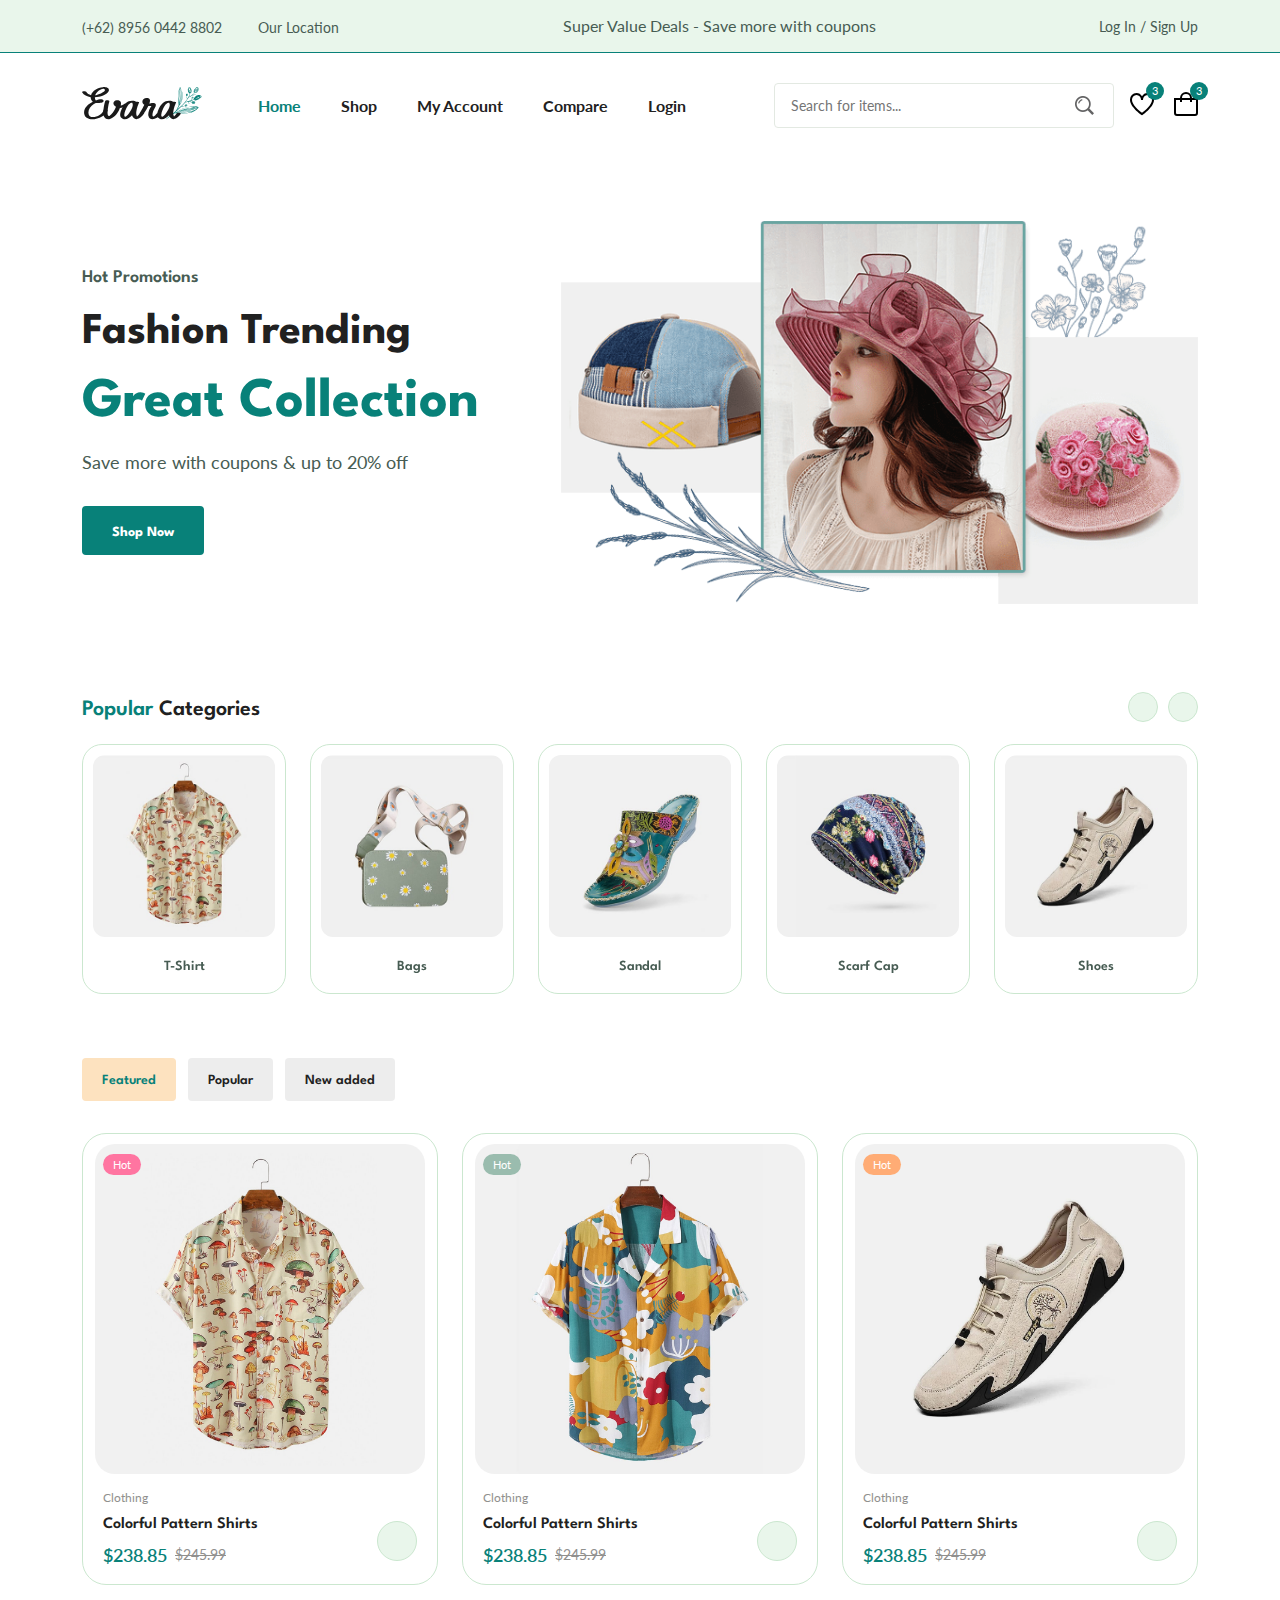
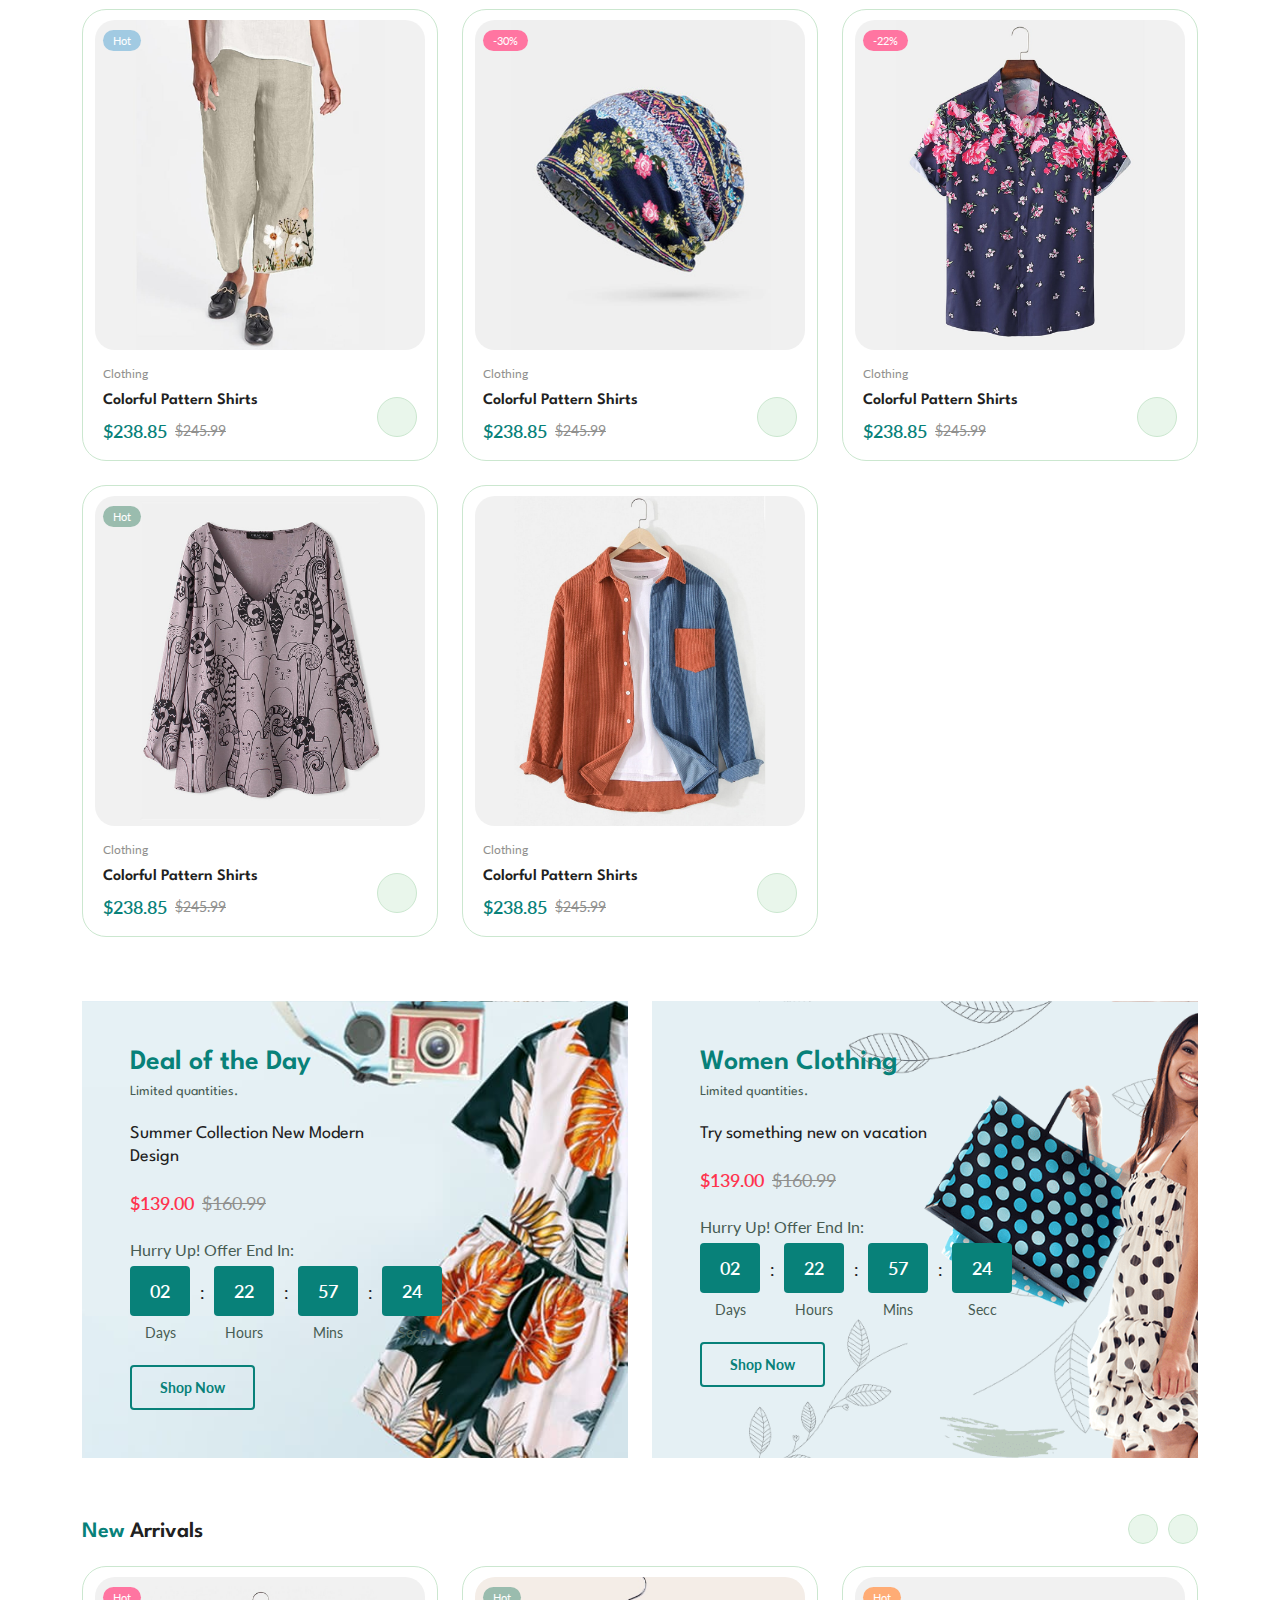
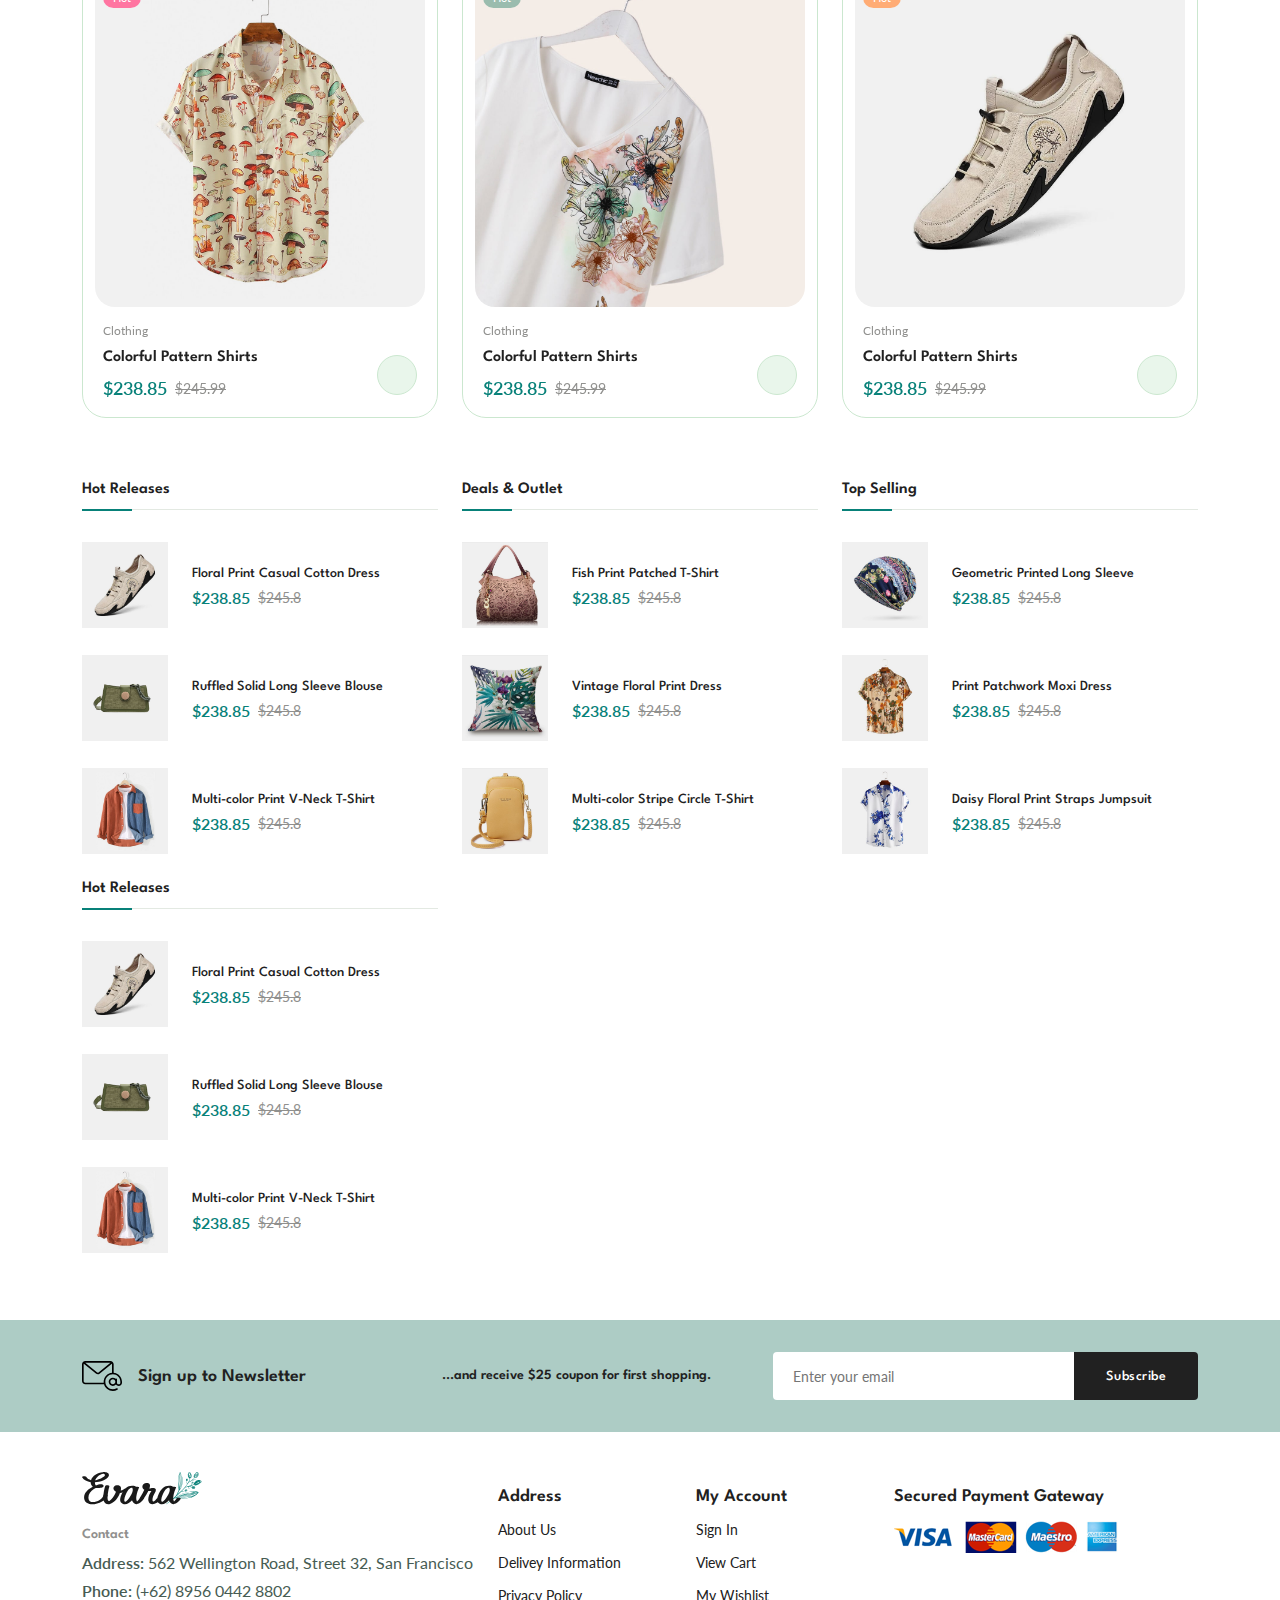
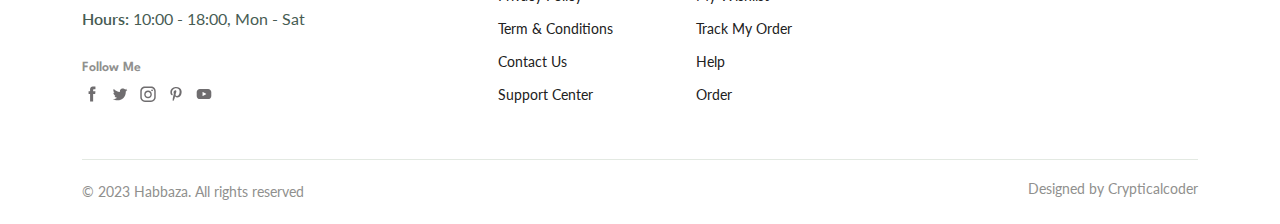
<file: index.html>
<!DOCTYPE html>
<html lang="en">

<head>
  <meta charset="UTF-8" />
  <meta name="viewport" content="width=device-width, initial-scale=1.0" />

  <!--=============== FLATICON ===============-->
  <link rel='stylesheet' href='https://cdn-uicons.flaticon.com/uicons-regular-straight/css/uicons-regular-straight.css'>

  <!--=============== SWIPER CSS ===============-->
  <link rel="stylesheet" href="https://cdn.jsdelivr.net/npm/swiper@10/swiper-bundle.min.css" />

  <!--=============== CSS ===============-->
  <link rel="stylesheet" href="assets/css/styles.css" />

  <title>Project Twenty One | E-Commerce Website</title>
</head>

<body>
  <!--=============== HEADER ===============-->
  <header class="header">
    <div class="header__top">
      <div class="header__container container">
        <div class="header__contact">
          <span>(+62) 8956 0442 8802</span>

          <span> Our Location</span>
        </div>

        <p class="header__alrt-news">
          Super Value Deals - Save more with coupons
        </p>

        <a href="login-register.html" class="header__top-action">
          Log In / Sign Up
        </a>
      </div>
    </div>

    <nav class="nav container">
      <a href="index.html" class="nav__logo">
        <img src="assets/img/logo.svg" alt="" class="nav__logo-img">
      </a>

      <div class="nav__menu" id="nav-menu">
        <div class="nav__menu-top">
          <a href="index.html" class="nav__menu-logo">
            <img src="assets/img/logo.svg" alt="">
          </a>

          <div class="nav__close" id="nav-close">
            <i class="fi fi-rs-cross-small"></i>
          </div>
        </div>

        <ul class="nav__list">
          <li class="nav__item">
            <a href="index.html" class="nav__link active-link">Home</a>
          </li>

          <li class="nav__item">
            <a href="shop.html" class="nav__link">Shop</a>
          </li>

          <li class="nav__item">
            <a href="accounts.html" class="nav__link">My Account</a>
          </li>

          <li class="nav__item">
            <a href="compare.html" class="nav__link">Compare</a>
          </li>

          <li class="nav__item">
            <a href="login-register.html" class="nav__link">Login</a>
          </li>
        </ul>

        <div class="header__search">
          <input type="text" placeholder="Search for items..." class="form__input">

          <button class="search__btn">
            <img src="assets/img/search.png" alt="">
          </button>
        </div>
      </div>

      <div class="header__user-actions">
        <a href="wishlist.html" class="header__action-btn">
          <img src="assets/img/icon-heart.svg" alt="">
          <span class="count">3</span>
        </a>

        <a href="cart.html" class="header__action-btn">
          <img src="assets/img/icon-cart.svg" alt="">
          <span class="count">3</span>
        </a>

        <div class="header__action-btn nav__toggle" id="nav-toggle">
          <img src="assets/img/menu-burger.svg" alt="">
        </div>
      </div>
    </nav>
  </header>

  <!--=============== MAIN ===============-->
  <main class="main">
    <!--=============== HOME ===============-->
    <section class="home section--lg">
      <div class="home__container container grid">
        <div class="home__content">
          <span class="home__subtitle">Hot Promotions</span>
          <h1 class="home__title">
            Fashion Trending <span>Great Collection</span>
          </h1>

          <p class="home__description">
            Save more with coupons & up to 20% off
          </p>

          <a href="shop.html" class="btn">Shop Now</a>
        </div>

        <img src="assets/img/home-img.png" alt="" class="home__img">
      </div>
    </section>

    <!--=============== CATEGORIES ===============-->
    <section class="categories container section">
      <h3 class="section__title">
        <span>Popular</span> Categories
      </h3>

      <div class="categories__container swiper">
        <div class="swiper-wrapper">
          <a href="shop.html" class="category__item swiper-slide">
            <img src="assets/img/category-1.jpg" alt="" class="category__img">

            <h3 class="category__title">T-Shirt</h3>
          </a>

          <a href="shop.html" class="category__item swiper-slide">
            <img src="assets/img/category-2.jpg" alt="" class="category__img">

            <h3 class="category__title">Bags</h3>
          </a>

          <a href="shop.html" class="category__item swiper-slide">
            <img src="assets/img/category-3.jpg" alt="" class="category__img">

            <h3 class="category__title">Sandal</h3>
          </a>

          <a href="shop.html" class="category__item swiper-slide">
            <img src="assets/img/category-4.jpg" alt="" class="category__img">

            <h3 class="category__title">Scarf Cap</h3>
          </a>

          <a href="shop.html" class="category__item swiper-slide">
            <img src="assets/img/category-5.jpg" alt="" class="category__img">

            <h3 class="category__title">Shoes</h3>
          </a>

          <a href="shop.html" class="category__item swiper-slide">
            <img src="assets/img/category-6.jpg" alt="" class="category__img">

            <h3 class="category__title">Pillowcase</h3>
          </a>

          <a href="shop.html" class="category__item swiper-slide">
            <img src="assets/img/category-7.jpg" alt="" class="category__img">

            <h3 class="category__title">Jumpsuit</h3>
          </a>

          <a href="shop.html" class="category__item swiper-slide">
            <img src="assets/img/category-8.jpg" alt="" class="category__img">

            <h3 class="category__title">Hats</h3>
          </a>
        </div>

        <div class="swiper-button-next">
          <i class="fi fi-rs-angle-right"></i>
        </div>
        <div class="swiper-button-prev">
          <i class="fi fi-rs-angle-left"></i>
        </div>
      </div>
    </section>

    <!--=============== PRODUCTS ===============-->
    <section class="products section container">
      <div class="tab__btns">
        <span class="tab__btn active-tab" data-target="#featured">Featured</span>
        <span class="tab__btn" data-target="#popular">Popular</span>
        <span class="tab__btn" data-target="#new-added">New added</span>
      </div>

      <div class="tab__items">
        <div class="tab__item active-tab" content id="featured">
          <div class="products__container grid">
            <div class="product__item">
              <div class="product__banner">
                <a href="details.html" class="product__images">
                  <img src="assets/img/product-1-1.jpg" alt="" class="product__img default">

                  <img src="assets/img/product-1-2.jpg" alt="" class="product__img hover">
                </a>

                <div class="product__actions">
                  <a href="#" class="action__btn" aria-label="Quick View">
                    <i class="fi fi-rs-eye"></i>
                  </a>

                  <a href="#" class="action__btn" aria-label="Add To Wishlist">
                    <i class="fi fi-rs-heart"></i>
                  </a>

                  <a href="#" class="action__btn" aria-label="Compare">
                    <i class="fi fi-rs-shuffle"></i>
                  </a>
                </div>

                <div class="product__badge light-pink">Hot</div>
              </div>

              <div class="product__content">
                <span class="product__category">Clothing</span>

                <a href="details.html">
                  <h3 class="product__title">Colorful Pattern Shirts</h3>
                </a>

                <div class="product__rating">
                  <i class="fi fi-rs-star"></i>
                  <i class="fi fi-rs-star"></i>
                  <i class="fi fi-rs-star"></i>
                  <i class="fi fi-rs-star"></i>
                  <i class="fi fi-rs-star"></i>
                </div>

                <div class="product__price flex">
                  <span class="new__price">$238.85</span>
                  <span class="old__price">$245.99</span>
                </div>

                <a href="#" class="action__btn cart__btn" aria-label="Add To Cart">
                  <i class="fi fi-rs-shopping-bag-add"></i>
                </a>
              </div>
            </div>

            <div class="product__item">
              <div class="product__banner">
                <a href="details.html" class="product__images">
                  <img src="assets/img/product-2-1.jpg" alt="" class="product__img default">

                  <img src="assets/img/product-2-2.jpg" alt="" class="product__img hover">
                </a>

                <div class="product__actions">
                  <a href="#" class="action__btn" aria-label="Quick View">
                    <i class="fi fi-rs-eye"></i>
                  </a>

                  <a href="#" class="action__btn" aria-label="Add To Wishlist">
                    <i class="fi fi-rs-heart"></i>
                  </a>

                  <a href="#" class="action__btn" aria-label="Compare">
                    <i class="fi fi-rs-shuffle"></i>
                  </a>
                </div>

                <div class="product__badge light-green">Hot</div>
              </div>

              <div class="product__content">
                <span class="product__category">Clothing</span>

                <a href="details.html">
                  <h3 class="product__title">Colorful Pattern Shirts</h3>
                </a>

                <div class="product__rating">
                  <i class="fi fi-rs-star"></i>
                  <i class="fi fi-rs-star"></i>
                  <i class="fi fi-rs-star"></i>
                  <i class="fi fi-rs-star"></i>
                  <i class="fi fi-rs-star"></i>
                </div>

                <div class="product__price flex">
                  <span class="new__price">$238.85</span>
                  <span class="old__price">$245.99</span>
                </div>

                <a href="#" class="action__btn cart__btn" aria-label="Add To Cart">
                  <i class="fi fi-rs-shopping-bag-add"></i>
                </a>
              </div>
            </div>

            <div class="product__item">
              <div class="product__banner">
                <a href="details.html" class="product__images">
                  <img src="assets/img/product-3-1.jpg" alt="" class="product__img default">

                  <img src="assets/img/product-3-2.jpg" alt="" class="product__img hover">
                </a>

                <div class="product__actions">
                  <a href="#" class="action__btn" aria-label="Quick View">
                    <i class="fi fi-rs-eye"></i>
                  </a>

                  <a href="#" class="action__btn" aria-label="Add To Wishlist">
                    <i class="fi fi-rs-heart"></i>
                  </a>

                  <a href="#" class="action__btn" aria-label="Compare">
                    <i class="fi fi-rs-shuffle"></i>
                  </a>
                </div>

                <div class="product__badge light-orange">Hot</div>
              </div>

              <div class="product__content">
                <span class="product__category">Clothing</span>

                <a href="details.html">
                  <h3 class="product__title">Colorful Pattern Shirts</h3>
                </a>

                <div class="product__rating">
                  <i class="fi fi-rs-star"></i>
                  <i class="fi fi-rs-star"></i>
                  <i class="fi fi-rs-star"></i>
                  <i class="fi fi-rs-star"></i>
                  <i class="fi fi-rs-star"></i>
                </div>

                <div class="product__price flex">
                  <span class="new__price">$238.85</span>
                  <span class="old__price">$245.99</span>
                </div>

                <a href="#" class="action__btn cart__btn" aria-label="Add To Cart">
                  <i class="fi fi-rs-shopping-bag-add"></i>
                </a>
              </div>
            </div>

            <div class="product__item">
              <div class="product__banner">
                <a href="details.html" class="product__images">
                  <img src="assets/img/product-4-1.jpg" alt="" class="product__img default">

                  <img src="assets/img/product-4-2.jpg" alt="" class="product__img hover">
                </a>

                <div class="product__actions">
                  <a href="#" class="action__btn" aria-label="Quick View">
                    <i class="fi fi-rs-eye"></i>
                  </a>

                  <a href="#" class="action__btn" aria-label="Add To Wishlist">
                    <i class="fi fi-rs-heart"></i>
                  </a>

                  <a href="#" class="action__btn" aria-label="Compare">
                    <i class="fi fi-rs-shuffle"></i>
                  </a>
                </div>

                <div class="product__badge light-blue">Hot</div>
              </div>

              <div class="product__content">
                <span class="product__category">Clothing</span>

                <a href="details.html">
                  <h3 class="product__title">Colorful Pattern Shirts</h3>
                </a>

                <div class="product__rating">
                  <i class="fi fi-rs-star"></i>
                  <i class="fi fi-rs-star"></i>
                  <i class="fi fi-rs-star"></i>
                  <i class="fi fi-rs-star"></i>
                  <i class="fi fi-rs-star"></i>
                </div>

                <div class="product__price flex">
                  <span class="new__price">$238.85</span>
                  <span class="old__price">$245.99</span>
                </div>

                <a href="#" class="action__btn cart__btn" aria-label="Add To Cart">
                  <i class="fi fi-rs-shopping-bag-add"></i>
                </a>
              </div>
            </div>

            <div class="product__item">
              <div class="product__banner">
                <a href="details.html" class="product__images">
                  <img src="assets/img/product-5-1.jpg" alt="" class="product__img default">

                  <img src="assets/img/product-5-2.jpg" alt="" class="product__img hover">
                </a>

                <div class="product__actions">
                  <a href="#" class="action__btn" aria-label="Quick View">
                    <i class="fi fi-rs-eye"></i>
                  </a>

                  <a href="#" class="action__btn" aria-label="Add To Wishlist">
                    <i class="fi fi-rs-heart"></i>
                  </a>

                  <a href="#" class="action__btn" aria-label="Compare">
                    <i class="fi fi-rs-shuffle"></i>
                  </a>
                </div>

                <div class="product__badge light-pink">-30%</div>
              </div>

              <div class="product__content">
                <span class="product__category">Clothing</span>

                <a href="details.html">
                  <h3 class="product__title">Colorful Pattern Shirts</h3>
                </a>

                <div class="product__rating">
                  <i class="fi fi-rs-star"></i>
                  <i class="fi fi-rs-star"></i>
                  <i class="fi fi-rs-star"></i>
                  <i class="fi fi-rs-star"></i>
                  <i class="fi fi-rs-star"></i>
                </div>

                <div class="product__price flex">
                  <span class="new__price">$238.85</span>
                  <span class="old__price">$245.99</span>
                </div>

                <a href="#" class="action__btn cart__btn" aria-label="Add To Cart">
                  <i class="fi fi-rs-shopping-bag-add"></i>
                </a>
              </div>
            </div>

            <div class="product__item">
              <div class="product__banner">
                <a href="details.html" class="product__images">
                  <img src="assets/img/product-6-1.jpg" alt="" class="product__img default">

                  <img src="assets/img/product-6-2.jpg" alt="" class="product__img hover">
                </a>

                <div class="product__actions">
                  <a href="#" class="action__btn" aria-label="Quick View">
                    <i class="fi fi-rs-eye"></i>
                  </a>

                  <a href="#" class="action__btn" aria-label="Add To Wishlist">
                    <i class="fi fi-rs-heart"></i>
                  </a>

                  <a href="#" class="action__btn" aria-label="Compare">
                    <i class="fi fi-rs-shuffle"></i>
                  </a>
                </div>

                <div class="product__badge light-pink">-22%</div>
              </div>

              <div class="product__content">
                <span class="product__category">Clothing</span>

                <a href="details.html">
                  <h3 class="product__title">Colorful Pattern Shirts</h3>
                </a>

                <div class="product__rating">
                  <i class="fi fi-rs-star"></i>
                  <i class="fi fi-rs-star"></i>
                  <i class="fi fi-rs-star"></i>
                  <i class="fi fi-rs-star"></i>
                  <i class="fi fi-rs-star"></i>
                </div>

                <div class="product__price flex">
                  <span class="new__price">$238.85</span>
                  <span class="old__price">$245.99</span>
                </div>

                <a href="#" class="action__btn cart__btn" aria-label="Add To Cart">
                  <i class="fi fi-rs-shopping-bag-add"></i>
                </a>
              </div>
            </div>

            <div class="product__item">
              <div class="product__banner">
                <a href="details.html" class="product__images">
                  <img src="assets/img/product-7-1.jpg" alt="" class="product__img default">

                  <img src="assets/img/product-7-2.jpg" alt="" class="product__img hover">
                </a>

                <div class="product__actions">
                  <a href="#" class="action__btn" aria-label="Quick View">
                    <i class="fi fi-rs-eye"></i>
                  </a>

                  <a href="#" class="action__btn" aria-label="Add To Wishlist">
                    <i class="fi fi-rs-heart"></i>
                  </a>

                  <a href="#" class="action__btn" aria-label="Compare">
                    <i class="fi fi-rs-shuffle"></i>
                  </a>
                </div>

                <div class="product__badge light-green">Hot</div>
              </div>

              <div class="product__content">
                <span class="product__category">Clothing</span>

                <a href="details.html">
                  <h3 class="product__title">Colorful Pattern Shirts</h3>
                </a>

                <div class="product__rating">
                  <i class="fi fi-rs-star"></i>
                  <i class="fi fi-rs-star"></i>
                  <i class="fi fi-rs-star"></i>
                  <i class="fi fi-rs-star"></i>
                  <i class="fi fi-rs-star"></i>
                </div>

                <div class="product__price flex">
                  <span class="new__price">$238.85</span>
                  <span class="old__price">$245.99</span>
                </div>

                <a href="#" class="action__btn cart__btn" aria-label="Add To Cart">
                  <i class="fi fi-rs-shopping-bag-add"></i>
                </a>
              </div>
            </div>

            <div class="product__item">
              <div class="product__banner">
                <a href="details.html" class="product__images">
                  <img src="assets/img/product-8-1.jpg" alt="" class="product__img default">

                  <img src="assets/img/product-8-2.jpg" alt="" class="product__img hover">
                </a>

                <div class="product__actions">
                  <a href="#" class="action__btn" aria-label="Quick View">
                    <i class="fi fi-rs-eye"></i>
                  </a>

                  <a href="#" class="action__btn" aria-label="Add To Wishlist">
                    <i class="fi fi-rs-heart"></i>
                  </a>

                  <a href="#" class="action__btn" aria-label="Compare">
                    <i class="fi fi-rs-shuffle"></i>
                  </a>
                </div>
              </div>

              <div class="product__content">
                <span class="product__category">Clothing</span>

                <a href="details.html">
                  <h3 class="product__title">Colorful Pattern Shirts</h3>
                </a>

                <div class="product__rating">
                  <i class="fi fi-rs-star"></i>
                  <i class="fi fi-rs-star"></i>
                  <i class="fi fi-rs-star"></i>
                  <i class="fi fi-rs-star"></i>
                  <i class="fi fi-rs-star"></i>
                </div>

                <div class="product__price flex">
                  <span class="new__price">$238.85</span>
                  <span class="old__price">$245.99</span>
                </div>

                <a href="#" class="action__btn cart__btn" aria-label="Add To Cart">
                  <i class="fi fi-rs-shopping-bag-add"></i>
                </a>
              </div>
            </div>
          </div>
        </div>

        <div class="tab__item" content id="popular">
          <div class="products__container grid">
            <div class="product__item">
              <div class="product__banner">
                <a href="details.html" class="product__images">
                  <img src="assets/img/product-9-1.jpg" alt="" class="product__img default">

                  <img src="assets/img/product-9-2.jpg" alt="" class="product__img hover">
                </a>

                <div class="product__actions">
                  <a href="#" class="action__btn" aria-label="Quick View">
                    <i class="fi fi-rs-eye"></i>
                  </a>

                  <a href="#" class="action__btn" aria-label="Add To Wishlist">
                    <i class="fi fi-rs-heart"></i>
                  </a>

                  <a href="#" class="action__btn" aria-label="Compare">
                    <i class="fi fi-rs-shuffle"></i>
                  </a>
                </div>

                <div class="product__badge light-pink">Hot</div>
              </div>

              <div class="product__content">
                <span class="product__category">Clothing</span>

                <a href="details.html">
                  <h3 class="product__title">Colorful Pattern Shirts</h3>
                </a>

                <div class="product__rating">
                  <i class="fi fi-rs-star"></i>
                  <i class="fi fi-rs-star"></i>
                  <i class="fi fi-rs-star"></i>
                  <i class="fi fi-rs-star"></i>
                  <i class="fi fi-rs-star"></i>
                </div>

                <div class="product__price flex">
                  <span class="new__price">$238.85</span>
                  <span class="old__price">$245.99</span>
                </div>

                <a href="#" class="action__btn cart__btn" aria-label="Add To Cart">
                  <i class="fi fi-rs-shopping-bag-add"></i>
                </a>
              </div>
            </div>

            <div class="product__item">
              <div class="product__banner">
                <a href="details.html" class="product__images">
                  <img src="assets/img/product-2-1.jpg" alt="" class="product__img default">

                  <img src="assets/img/product-2-2.jpg" alt="" class="product__img hover">
                </a>

                <div class="product__actions">
                  <a href="#" class="action__btn" aria-label="Quick View">
                    <i class="fi fi-rs-eye"></i>
                  </a>

                  <a href="#" class="action__btn" aria-label="Add To Wishlist">
                    <i class="fi fi-rs-heart"></i>
                  </a>

                  <a href="#" class="action__btn" aria-label="Compare">
                    <i class="fi fi-rs-shuffle"></i>
                  </a>
                </div>

                <div class="product__badge light-green">Hot</div>
              </div>

              <div class="product__content">
                <span class="product__category">Clothing</span>

                <a href="details.html">
                  <h3 class="product__title">Colorful Pattern Shirts</h3>
                </a>

                <div class="product__rating">
                  <i class="fi fi-rs-star"></i>
                  <i class="fi fi-rs-star"></i>
                  <i class="fi fi-rs-star"></i>
                  <i class="fi fi-rs-star"></i>
                  <i class="fi fi-rs-star"></i>
                </div>

                <div class="product__price flex">
                  <span class="new__price">$238.85</span>
                  <span class="old__price">$245.99</span>
                </div>

                <a href="#" class="action__btn cart__btn" aria-label="Add To Cart">
                  <i class="fi fi-rs-shopping-bag-add"></i>
                </a>
              </div>
            </div>

            <div class="product__item">
              <div class="product__banner">
                <a href="details.html" class="product__images">
                  <img src="assets/img/product-10-1.jpg" alt="" class="product__img default">

                  <img src="assets/img/product-10-2.jpg" alt="" class="product__img hover">
                </a>

                <div class="product__actions">
                  <a href="#" class="action__btn" aria-label="Quick View">
                    <i class="fi fi-rs-eye"></i>
                  </a>

                  <a href="#" class="action__btn" aria-label="Add To Wishlist">
                    <i class="fi fi-rs-heart"></i>
                  </a>

                  <a href="#" class="action__btn" aria-label="Compare">
                    <i class="fi fi-rs-shuffle"></i>
                  </a>
                </div>

                <div class="product__badge light-orange">Hot</div>
              </div>

              <div class="product__content">
                <span class="product__category">Clothing</span>

                <a href="details.html">
                  <h3 class="product__title">Colorful Pattern Shirts</h3>
                </a>

                <div class="product__rating">
                  <i class="fi fi-rs-star"></i>
                  <i class="fi fi-rs-star"></i>
                  <i class="fi fi-rs-star"></i>
                  <i class="fi fi-rs-star"></i>
                  <i class="fi fi-rs-star"></i>
                </div>

                <div class="product__price flex">
                  <span class="new__price">$238.85</span>
                  <span class="old__price">$245.99</span>
                </div>

                <a href="#" class="action__btn cart__btn" aria-label="Add To Cart">
                  <i class="fi fi-rs-shopping-bag-add"></i>
                </a>
              </div>
            </div>

            <div class="product__item">
              <div class="product__banner">
                <a href="details.html" class="product__images">
                  <img src="assets/img/product-4-1.jpg" alt="" class="product__img default">

                  <img src="assets/img/product-4-2.jpg" alt="" class="product__img hover">
                </a>

                <div class="product__actions">
                  <a href="#" class="action__btn" aria-label="Quick View">
                    <i class="fi fi-rs-eye"></i>
                  </a>

                  <a href="#" class="action__btn" aria-label="Add To Wishlist">
                    <i class="fi fi-rs-heart"></i>
                  </a>

                  <a href="#" class="action__btn" aria-label="Compare">
                    <i class="fi fi-rs-shuffle"></i>
                  </a>
                </div>

                <div class="product__badge light-blue">Hot</div>
              </div>

              <div class="product__content">
                <span class="product__category">Clothing</span>

                <a href="details.html">
                  <h3 class="product__title">Colorful Pattern Shirts</h3>
                </a>

                <div class="product__rating">
                  <i class="fi fi-rs-star"></i>
                  <i class="fi fi-rs-star"></i>
                  <i class="fi fi-rs-star"></i>
                  <i class="fi fi-rs-star"></i>
                  <i class="fi fi-rs-star"></i>
                </div>

                <div class="product__price flex">
                  <span class="new__price">$238.85</span>
                  <span class="old__price">$245.99</span>
                </div>

                <a href="#" class="action__btn cart__btn" aria-label="Add To Cart">
                  <i class="fi fi-rs-shopping-bag-add"></i>
                </a>
              </div>
            </div>

            <div class="product__item">
              <div class="product__banner">
                <a href="details.html" class="product__images">
                  <img src="assets/img/product-5-1.jpg" alt="" class="product__img default">

                  <img src="assets/img/product-5-2.jpg" alt="" class="product__img hover">
                </a>

                <div class="product__actions">
                  <a href="#" class="action__btn" aria-label="Quick View">
                    <i class="fi fi-rs-eye"></i>
                  </a>

                  <a href="#" class="action__btn" aria-label="Add To Wishlist">
                    <i class="fi fi-rs-heart"></i>
                  </a>

                  <a href="#" class="action__btn" aria-label="Compare">
                    <i class="fi fi-rs-shuffle"></i>
                  </a>
                </div>

                <div class="product__badge light-pink">-30%</div>
              </div>

              <div class="product__content">
                <span class="product__category">Clothing</span>

                <a href="details.html">
                  <h3 class="product__title">Colorful Pattern Shirts</h3>
                </a>

                <div class="product__rating">
                  <i class="fi fi-rs-star"></i>
                  <i class="fi fi-rs-star"></i>
                  <i class="fi fi-rs-star"></i>
                  <i class="fi fi-rs-star"></i>
                  <i class="fi fi-rs-star"></i>
                </div>

                <div class="product__price flex">
                  <span class="new__price">$238.85</span>
                  <span class="old__price">$245.99</span>
                </div>

                <a href="#" class="action__btn cart__btn" aria-label="Add To Cart">
                  <i class="fi fi-rs-shopping-bag-add"></i>
                </a>
              </div>
            </div>

            <div class="product__item">
              <div class="product__banner">
                <a href="details.html" class="product__images">
                  <img src="assets/img/product-11-1.jpg" alt="" class="product__img default">

                  <img src="assets/img/product-11-2.jpg" alt="" class="product__img hover">
                </a>

                <div class="product__actions">
                  <a href="#" class="action__btn" aria-label="Quick View">
                    <i class="fi fi-rs-eye"></i>
                  </a>

                  <a href="#" class="action__btn" aria-label="Add To Wishlist">
                    <i class="fi fi-rs-heart"></i>
                  </a>

                  <a href="#" class="action__btn" aria-label="Compare">
                    <i class="fi fi-rs-shuffle"></i>
                  </a>
                </div>

                <div class="product__badge light-pink">-22%</div>
              </div>

              <div class="product__content">
                <span class="product__category">Clothing</span>

                <a href="details.html">
                  <h3 class="product__title">Colorful Pattern Shirts</h3>
                </a>

                <div class="product__rating">
                  <i class="fi fi-rs-star"></i>
                  <i class="fi fi-rs-star"></i>
                  <i class="fi fi-rs-star"></i>
                  <i class="fi fi-rs-star"></i>
                  <i class="fi fi-rs-star"></i>
                </div>

                <div class="product__price flex">
                  <span class="new__price">$238.85</span>
                  <span class="old__price">$245.99</span>
                </div>

                <a href="#" class="action__btn cart__btn" aria-label="Add To Cart">
                  <i class="fi fi-rs-shopping-bag-add"></i>
                </a>
              </div>
            </div>

            <div class="product__item">
              <div class="product__banner">
                <a href="details.html" class="product__images">
                  <img src="assets/img/product-7-1.jpg" alt="" class="product__img default">

                  <img src="assets/img/product-7-2.jpg" alt="" class="product__img hover">
                </a>

                <div class="product__actions">
                  <a href="#" class="action__btn" aria-label="Quick View">
                    <i class="fi fi-rs-eye"></i>
                  </a>

                  <a href="#" class="action__btn" aria-label="Add To Wishlist">
                    <i class="fi fi-rs-heart"></i>
                  </a>

                  <a href="#" class="action__btn" aria-label="Compare">
                    <i class="fi fi-rs-shuffle"></i>
                  </a>
                </div>

                <div class="product__badge light-green">Hot</div>
              </div>

              <div class="product__content">
                <span class="product__category">Clothing</span>

                <a href="details.html">
                  <h3 class="product__title">Colorful Pattern Shirts</h3>
                </a>

                <div class="product__rating">
                  <i class="fi fi-rs-star"></i>
                  <i class="fi fi-rs-star"></i>
                  <i class="fi fi-rs-star"></i>
                  <i class="fi fi-rs-star"></i>
                  <i class="fi fi-rs-star"></i>
                </div>

                <div class="product__price flex">
                  <span class="new__price">$238.85</span>
                  <span class="old__price">$245.99</span>
                </div>

                <a href="#" class="action__btn cart__btn" aria-label="Add To Cart">
                  <i class="fi fi-rs-shopping-bag-add"></i>
                </a>
              </div>
            </div>

            <div class="product__item">
              <div class="product__banner">
                <a href="details.html" class="product__images">
                  <img src="assets/img/product-8-1.jpg" alt="" class="product__img default">

                  <img src="assets/img/product-8-2.jpg" alt="" class="product__img hover">
                </a>

                <div class="product__actions">
                  <a href="#" class="action__btn" aria-label="Quick View">
                    <i class="fi fi-rs-eye"></i>
                  </a>

                  <a href="#" class="action__btn" aria-label="Add To Wishlist">
                    <i class="fi fi-rs-heart"></i>
                  </a>

                  <a href="#" class="action__btn" aria-label="Compare">
                    <i class="fi fi-rs-shuffle"></i>
                  </a>
                </div>
              </div>

              <div class="product__content">
                <span class="product__category">Clothing</span>

                <a href="details.html">
                  <h3 class="product__title">Colorful Pattern Shirts</h3>
                </a>

                <div class="product__rating">
                  <i class="fi fi-rs-star"></i>
                  <i class="fi fi-rs-star"></i>
                  <i class="fi fi-rs-star"></i>
                  <i class="fi fi-rs-star"></i>
                  <i class="fi fi-rs-star"></i>
                </div>

                <div class="product__price flex">
                  <span class="new__price">$238.85</span>
                  <span class="old__price">$245.99</span>
                </div>

                <a href="#" class="action__btn cart__btn" aria-label="Add To Cart">
                  <i class="fi fi-rs-shopping-bag-add"></i>
                </a>
              </div>
            </div>
          </div>
        </div>

        <div class="tab__item" content id="new-added">
          <div class="products__container grid">
            <div class="product__item">
              <div class="product__banner">
                <a href="details.html" class="product__images">
                  <img src="assets/img/product-1-1.jpg" alt="" class="product__img default">

                  <img src="assets/img/product-1-2.jpg" alt="" class="product__img hover">
                </a>

                <div class="product__actions">
                  <a href="#" class="action__btn" aria-label="Quick View">
                    <i class="fi fi-rs-eye"></i>
                  </a>

                  <a href="#" class="action__btn" aria-label="Add To Wishlist">
                    <i class="fi fi-rs-heart"></i>
                  </a>

                  <a href="#" class="action__btn" aria-label="Compare">
                    <i class="fi fi-rs-shuffle"></i>
                  </a>
                </div>

                <div class="product__badge light-pink">Hot</div>
              </div>

              <div class="product__content">
                <span class="product__category">Clothing</span>

                <a href="details.html">
                  <h3 class="product__title">Colorful Pattern Shirts</h3>
                </a>

                <div class="product__rating">
                  <i class="fi fi-rs-star"></i>
                  <i class="fi fi-rs-star"></i>
                  <i class="fi fi-rs-star"></i>
                  <i class="fi fi-rs-star"></i>
                  <i class="fi fi-rs-star"></i>
                </div>

                <div class="product__price flex">
                  <span class="new__price">$238.85</span>
                  <span class="old__price">$245.99</span>
                </div>

                <a href="#" class="action__btn cart__btn" aria-label="Add To Cart">
                  <i class="fi fi-rs-shopping-bag-add"></i>
                </a>
              </div>
            </div>

            <div class="product__item">
              <div class="product__banner">
                <a href="details.html" class="product__images">
                  <img src="assets/img/product-12-1.jpg" alt="" class="product__img default">

                  <img src="assets/img/product-12-2.jpg" alt="" class="product__img hover">
                </a>

                <div class="product__actions">
                  <a href="#" class="action__btn" aria-label="Quick View">
                    <i class="fi fi-rs-eye"></i>
                  </a>

                  <a href="#" class="action__btn" aria-label="Add To Wishlist">
                    <i class="fi fi-rs-heart"></i>
                  </a>

                  <a href="#" class="action__btn" aria-label="Compare">
                    <i class="fi fi-rs-shuffle"></i>
                  </a>
                </div>

                <div class="product__badge light-green">Hot</div>
              </div>

              <div class="product__content">
                <span class="product__category">Clothing</span>

                <a href="details.html">
                  <h3 class="product__title">Colorful Pattern Shirts</h3>
                </a>

                <div class="product__rating">
                  <i class="fi fi-rs-star"></i>
                  <i class="fi fi-rs-star"></i>
                  <i class="fi fi-rs-star"></i>
                  <i class="fi fi-rs-star"></i>
                  <i class="fi fi-rs-star"></i>
                </div>

                <div class="product__price flex">
                  <span class="new__price">$238.85</span>
                  <span class="old__price">$245.99</span>
                </div>

                <a href="#" class="action__btn cart__btn" aria-label="Add To Cart">
                  <i class="fi fi-rs-shopping-bag-add"></i>
                </a>
              </div>
            </div>

            <div class="product__item">
              <div class="product__banner">
                <a href="details.html" class="product__images">
                  <img src="assets/img/product-3-1.jpg" alt="" class="product__img default">

                  <img src="assets/img/product-3-2.jpg" alt="" class="product__img hover">
                </a>

                <div class="product__actions">
                  <a href="#" class="action__btn" aria-label="Quick View">
                    <i class="fi fi-rs-eye"></i>
                  </a>

                  <a href="#" class="action__btn" aria-label="Add To Wishlist">
                    <i class="fi fi-rs-heart"></i>
                  </a>

                  <a href="#" class="action__btn" aria-label="Compare">
                    <i class="fi fi-rs-shuffle"></i>
                  </a>
                </div>

                <div class="product__badge light-orange">Hot</div>
              </div>

              <div class="product__content">
                <span class="product__category">Clothing</span>

                <a href="details.html">
                  <h3 class="product__title">Colorful Pattern Shirts</h3>
                </a>

                <div class="product__rating">
                  <i class="fi fi-rs-star"></i>
                  <i class="fi fi-rs-star"></i>
                  <i class="fi fi-rs-star"></i>
                  <i class="fi fi-rs-star"></i>
                  <i class="fi fi-rs-star"></i>
                </div>

                <div class="product__price flex">
                  <span class="new__price">$238.85</span>
                  <span class="old__price">$245.99</span>
                </div>

                <a href="#" class="action__btn cart__btn" aria-label="Add To Cart">
                  <i class="fi fi-rs-shopping-bag-add"></i>
                </a>
              </div>
            </div>

            <div class="product__item">
              <div class="product__banner">
                <a href="details.html" class="product__images">
                  <img src="assets/img/product-13-1.jpg" alt="" class="product__img default">

                  <img src="assets/img/product-13-2.jpg" alt="" class="product__img hover">
                </a>

                <div class="product__actions">
                  <a href="#" class="action__btn" aria-label="Quick View">
                    <i class="fi fi-rs-eye"></i>
                  </a>

                  <a href="#" class="action__btn" aria-label="Add To Wishlist">
                    <i class="fi fi-rs-heart"></i>
                  </a>

                  <a href="#" class="action__btn" aria-label="Compare">
                    <i class="fi fi-rs-shuffle"></i>
                  </a>
                </div>

                <div class="product__badge light-blue">Hot</div>
              </div>

              <div class="product__content">
                <span class="product__category">Clothing</span>

                <a href="details.html">
                  <h3 class="product__title">Colorful Pattern Shirts</h3>
                </a>

                <div class="product__rating">
                  <i class="fi fi-rs-star"></i>
                  <i class="fi fi-rs-star"></i>
                  <i class="fi fi-rs-star"></i>
                  <i class="fi fi-rs-star"></i>
                  <i class="fi fi-rs-star"></i>
                </div>

                <div class="product__price flex">
                  <span class="new__price">$238.85</span>
                  <span class="old__price">$245.99</span>
                </div>

                <a href="#" class="action__btn cart__btn" aria-label="Add To Cart">
                  <i class="fi fi-rs-shopping-bag-add"></i>
                </a>
              </div>
            </div>

            <div class="product__item">
              <div class="product__banner">
                <a href="details.html" class="product__images">
                  <img src="assets/img/product-10-1.jpg" alt="" class="product__img default">

                  <img src="assets/img/product-10-2.jpg" alt="" class="product__img hover">
                </a>

                <div class="product__actions">
                  <a href="#" class="action__btn" aria-label="Quick View">
                    <i class="fi fi-rs-eye"></i>
                  </a>

                  <a href="#" class="action__btn" aria-label="Add To Wishlist">
                    <i class="fi fi-rs-heart"></i>
                  </a>

                  <a href="#" class="action__btn" aria-label="Compare">
                    <i class="fi fi-rs-shuffle"></i>
                  </a>
                </div>

                <div class="product__badge light-pink">-30%</div>
              </div>

              <div class="product__content">
                <span class="product__category">Clothing</span>

                <a href="details.html">
                  <h3 class="product__title">Colorful Pattern Shirts</h3>
                </a>

                <div class="product__rating">
                  <i class="fi fi-rs-star"></i>
                  <i class="fi fi-rs-star"></i>
                  <i class="fi fi-rs-star"></i>
                  <i class="fi fi-rs-star"></i>
                  <i class="fi fi-rs-star"></i>
                </div>

                <div class="product__price flex">
                  <span class="new__price">$238.85</span>
                  <span class="old__price">$245.99</span>
                </div>

                <a href="#" class="action__btn cart__btn" aria-label="Add To Cart">
                  <i class="fi fi-rs-shopping-bag-add"></i>
                </a>
              </div>
            </div>

            <div class="product__item">
              <div class="product__banner">
                <a href="details.html" class="product__images">
                  <img src="assets/img/product-6-1.jpg" alt="" class="product__img default">

                  <img src="assets/img/product-6-2.jpg" alt="" class="product__img hover">
                </a>

                <div class="product__actions">
                  <a href="#" class="action__btn" aria-label="Quick View">
                    <i class="fi fi-rs-eye"></i>
                  </a>

                  <a href="#" class="action__btn" aria-label="Add To Wishlist">
                    <i class="fi fi-rs-heart"></i>
                  </a>

                  <a href="#" class="action__btn" aria-label="Compare">
                    <i class="fi fi-rs-shuffle"></i>
                  </a>
                </div>

                <div class="product__badge light-pink">-22%</div>
              </div>

              <div class="product__content">
                <span class="product__category">Clothing</span>

                <a href="details.html">
                  <h3 class="product__title">Colorful Pattern Shirts</h3>
                </a>

                <div class="product__rating">
                  <i class="fi fi-rs-star"></i>
                  <i class="fi fi-rs-star"></i>
                  <i class="fi fi-rs-star"></i>
                  <i class="fi fi-rs-star"></i>
                  <i class="fi fi-rs-star"></i>
                </div>

                <div class="product__price flex">
                  <span class="new__price">$238.85</span>
                  <span class="old__price">$245.99</span>
                </div>

                <a href="#" class="action__btn cart__btn" aria-label="Add To Cart">
                  <i class="fi fi-rs-shopping-bag-add"></i>
                </a>
              </div>
            </div>

            <div class="product__item">
              <div class="product__banner">
                <a href="details.html" class="product__images">
                  <img src="assets/img/product-9-1.jpg" alt="" class="product__img default">

                  <img src="assets/img/product-9-2.jpg" alt="" class="product__img hover">
                </a>

                <div class="product__actions">
                  <a href="#" class="action__btn" aria-label="Quick View">
                    <i class="fi fi-rs-eye"></i>
                  </a>

                  <a href="#" class="action__btn" aria-label="Add To Wishlist">
                    <i class="fi fi-rs-heart"></i>
                  </a>

                  <a href="#" class="action__btn" aria-label="Compare">
                    <i class="fi fi-rs-shuffle"></i>
                  </a>
                </div>

                <div class="product__badge light-green">Hot</div>
              </div>

              <div class="product__content">
                <span class="product__category">Clothing</span>

                <a href="details.html">
                  <h3 class="product__title">Colorful Pattern Shirts</h3>
                </a>

                <div class="product__rating">
                  <i class="fi fi-rs-star"></i>
                  <i class="fi fi-rs-star"></i>
                  <i class="fi fi-rs-star"></i>
                  <i class="fi fi-rs-star"></i>
                  <i class="fi fi-rs-star"></i>
                </div>

                <div class="product__price flex">
                  <span class="new__price">$238.85</span>
                  <span class="old__price">$245.99</span>
                </div>

                <a href="#" class="action__btn cart__btn" aria-label="Add To Cart">
                  <i class="fi fi-rs-shopping-bag-add"></i>
                </a>
              </div>
            </div>

            <div class="product__item">
              <div class="product__banner">
                <a href="details.html" class="product__images">
                  <img src="assets/img/product-8-1.jpg" alt="" class="product__img default">

                  <img src="assets/img/product-8-2.jpg" alt="" class="product__img hover">
                </a>

                <div class="product__actions">
                  <a href="#" class="action__btn" aria-label="Quick View">
                    <i class="fi fi-rs-eye"></i>
                  </a>

                  <a href="#" class="action__btn" aria-label="Add To Wishlist">
                    <i class="fi fi-rs-heart"></i>
                  </a>

                  <a href="#" class="action__btn" aria-label="Compare">
                    <i class="fi fi-rs-shuffle"></i>
                  </a>
                </div>
              </div>

              <div class="product__content">
                <span class="product__category">Clothing</span>

                <a href="details.html">
                  <h3 class="product__title">Colorful Pattern Shirts</h3>
                </a>

                <div class="product__rating">
                  <i class="fi fi-rs-star"></i>
                  <i class="fi fi-rs-star"></i>
                  <i class="fi fi-rs-star"></i>
                  <i class="fi fi-rs-star"></i>
                  <i class="fi fi-rs-star"></i>
                </div>

                <div class="product__price flex">
                  <span class="new__price">$238.85</span>
                  <span class="old__price">$245.99</span>
                </div>

                <a href="#" class="action__btn cart__btn" aria-label="Add To Cart">
                  <i class="fi fi-rs-shopping-bag-add"></i>
                </a>
              </div>
            </div>
          </div>
        </div>
      </div>
    </section>

    <!--=============== DEALS ===============-->
    <section class="deals section">
      <div class="deals__container container grid">
        <div class="deals__item">
          <div class="deals__group">
            <h3 class="deals__brand">Deal of the Day</h3>
            <span class="deals__category">Limited quantities.</span>
          </div>

          <h4 class="deals__title">Summer Collection New Modern Design</h4>

          <div class="deals__price flex">
            <span class="new__price">$139.00</span>
            <span class="old__price">$160.99</span>
          </div>

          <div class="deals__group">
            <p class="deals__countdown-text">Hurry Up! Offer End In:</p>

            <div class="countdown">
              <div class="countdown__amount">
                <p class="countdown__period">02</p>
                <span class="unit">Days</span>
              </div>
              <div class="countdown__amount">
                <p class="countdown__period">22</p>
                <span class="unit">Hours</span>
              </div>
              <div class="countdown__amount">
                <p class="countdown__period">57</p>
                <span class="unit">Mins</span>
              </div>
              <div class="countdown__amount">
                <p class="countdown__period">24</p>
                <span class="unit">Secc</span>
              </div>
            </div>
          </div>

          <div class="deals__btn">
            <a href="details.html" class="btn btn--md">Shop Now</a>
          </div>
        </div>

        <div class="deals__item">
          <div class="deals__group">
            <h3 class="deals__brand">Women Clothing</h3>
            <span class="deals__category">Limited quantities.</span>
          </div>

          <h4 class="deals__title">Try something new on vacation</h4>

          <div class="deals__price flex">
            <span class="new__price">$139.00</span>
            <span class="old__price">$160.99</span>
          </div>

          <div class="deals__group">
            <p class="deals__countdown-text">Hurry Up! Offer End In:</p>

            <div class="countdown">
              <div class="countdown__amount">
                <p class="countdown__period">02</p>
                <span class="unit">Days</span>
              </div>
              <div class="countdown__amount">
                <p class="countdown__period">22</p>
                <span class="unit">Hours</span>
              </div>
              <div class="countdown__amount">
                <p class="countdown__period">57</p>
                <span class="unit">Mins</span>
              </div>
              <div class="countdown__amount">
                <p class="countdown__period">24</p>
                <span class="unit">Secc</span>
              </div>
            </div>
          </div>

          <div class="deals__btn">
            <a href="details.html" class="btn btn--md">Shop Now</a>
          </div>
        </div>
      </div>
    </section>

    <!--=============== NEW ARRIVALS ===============-->
    <section class="new__arrivals container section">
      <h3 class="section__title">
        <span>New</span> Arrivals
      </h3>

      <div class="new__container swiper">
        <div class="swiper-wrapper">
          <div class="product__item swiper-slide">
            <div class="product__banner">
              <a href="details.html" class="product__images">
                <img src="assets/img/product-1-1.jpg" alt="" class="product__img default">

                <img src="assets/img/product-1-2.jpg" alt="" class="product__img hover">
              </a>

              <div class="product__actions">
                <a href="#" class="action__btn" aria-label="Quick View">
                  <i class="fi fi-rs-eye"></i>
                </a>

                <a href="#" class="action__btn" aria-label="Add To Wishlist">
                  <i class="fi fi-rs-heart"></i>
                </a>

                <a href="#" class="action__btn" aria-label="Compare">
                  <i class="fi fi-rs-shuffle"></i>
                </a>
              </div>

              <div class="product__badge light-pink">Hot</div>
            </div>

            <div class="product__content">
              <span class="product__category">Clothing</span>

              <a href="details.html">
                <h3 class="product__title">Colorful Pattern Shirts</h3>
              </a>

              <div class="product__rating">
                <i class="fi fi-rs-star"></i>
                <i class="fi fi-rs-star"></i>
                <i class="fi fi-rs-star"></i>
                <i class="fi fi-rs-star"></i>
                <i class="fi fi-rs-star"></i>
              </div>

              <div class="product__price flex">
                <span class="new__price">$238.85</span>
                <span class="old__price">$245.99</span>
              </div>

              <a href="#" class="action__btn cart__btn" aria-label="Add To Cart">
                <i class="fi fi-rs-shopping-bag-add"></i>
              </a>
            </div>
          </div>

          <div class="product__item swiper-slide">
            <div class="product__banner">
              <a href="details.html" class="product__images">
                <img src="assets/img/product-12-1.jpg" alt="" class="product__img default">

                <img src="assets/img/product-12-2.jpg" alt="" class="product__img hover">
              </a>

              <div class="product__actions">
                <a href="#" class="action__btn" aria-label="Quick View">
                  <i class="fi fi-rs-eye"></i>
                </a>

                <a href="#" class="action__btn" aria-label="Add To Wishlist">
                  <i class="fi fi-rs-heart"></i>
                </a>

                <a href="#" class="action__btn" aria-label="Compare">
                  <i class="fi fi-rs-shuffle"></i>
                </a>
              </div>

              <div class="product__badge light-green">Hot</div>
            </div>

            <div class="product__content">
              <span class="product__category">Clothing</span>

              <a href="details.html">
                <h3 class="product__title">Colorful Pattern Shirts</h3>
              </a>

              <div class="product__rating">
                <i class="fi fi-rs-star"></i>
                <i class="fi fi-rs-star"></i>
                <i class="fi fi-rs-star"></i>
                <i class="fi fi-rs-star"></i>
                <i class="fi fi-rs-star"></i>
              </div>

              <div class="product__price flex">
                <span class="new__price">$238.85</span>
                <span class="old__price">$245.99</span>
              </div>

              <a href="#" class="action__btn cart__btn" aria-label="Add To Cart">
                <i class="fi fi-rs-shopping-bag-add"></i>
              </a>
            </div>
          </div>

          <div class="product__item swiper-slide">
            <div class="product__banner">
              <a href="details.html" class="product__images">
                <img src="assets/img/product-3-1.jpg" alt="" class="product__img default">

                <img src="assets/img/product-3-2.jpg" alt="" class="product__img hover">
              </a>

              <div class="product__actions">
                <a href="#" class="action__btn" aria-label="Quick View">
                  <i class="fi fi-rs-eye"></i>
                </a>

                <a href="#" class="action__btn" aria-label="Add To Wishlist">
                  <i class="fi fi-rs-heart"></i>
                </a>

                <a href="#" class="action__btn" aria-label="Compare">
                  <i class="fi fi-rs-shuffle"></i>
                </a>
              </div>

              <div class="product__badge light-orange">Hot</div>
            </div>

            <div class="product__content">
              <span class="product__category">Clothing</span>

              <a href="details.html">
                <h3 class="product__title">Colorful Pattern Shirts</h3>
              </a>

              <div class="product__rating">
                <i class="fi fi-rs-star"></i>
                <i class="fi fi-rs-star"></i>
                <i class="fi fi-rs-star"></i>
                <i class="fi fi-rs-star"></i>
                <i class="fi fi-rs-star"></i>
              </div>

              <div class="product__price flex">
                <span class="new__price">$238.85</span>
                <span class="old__price">$245.99</span>
              </div>

              <a href="#" class="action__btn cart__btn" aria-label="Add To Cart">
                <i class="fi fi-rs-shopping-bag-add"></i>
              </a>
            </div>
          </div>

          <div class="product__item swiper-slide">
            <div class="product__banner">
              <a href="details.html" class="product__images">
                <img src="assets/img/product-13-1.jpg" alt="" class="product__img default">

                <img src="assets/img/product-13-2.jpg" alt="" class="product__img hover">
              </a>

              <div class="product__actions">
                <a href="#" class="action__btn" aria-label="Quick View">
                  <i class="fi fi-rs-eye"></i>
                </a>

                <a href="#" class="action__btn" aria-label="Add To Wishlist">
                  <i class="fi fi-rs-heart"></i>
                </a>

                <a href="#" class="action__btn" aria-label="Compare">
                  <i class="fi fi-rs-shuffle"></i>
                </a>
              </div>

              <div class="product__badge light-blue">Hot</div>
            </div>

            <div class="product__content">
              <span class="product__category">Clothing</span>

              <a href="details.html">
                <h3 class="product__title">Colorful Pattern Shirts</h3>
              </a>

              <div class="product__rating">
                <i class="fi fi-rs-star"></i>
                <i class="fi fi-rs-star"></i>
                <i class="fi fi-rs-star"></i>
                <i class="fi fi-rs-star"></i>
                <i class="fi fi-rs-star"></i>
              </div>

              <div class="product__price flex">
                <span class="new__price">$238.85</span>
                <span class="old__price">$245.99</span>
              </div>

              <a href="#" class="action__btn cart__btn" aria-label="Add To Cart">
                <i class="fi fi-rs-shopping-bag-add"></i>
              </a>
            </div>
          </div>

          <div class="product__item swiper-slide">
            <div class="product__banner">
              <a href="details.html" class="product__images">
                <img src="assets/img/product-10-1.jpg" alt="" class="product__img default">

                <img src="assets/img/product-10-2.jpg" alt="" class="product__img hover">
              </a>

              <div class="product__actions">
                <a href="#" class="action__btn" aria-label="Quick View">
                  <i class="fi fi-rs-eye"></i>
                </a>

                <a href="#" class="action__btn" aria-label="Add To Wishlist">
                  <i class="fi fi-rs-heart"></i>
                </a>

                <a href="#" class="action__btn" aria-label="Compare">
                  <i class="fi fi-rs-shuffle"></i>
                </a>
              </div>

              <div class="product__badge light-pink">-30%</div>
            </div>

            <div class="product__content">
              <span class="product__category">Clothing</span>

              <a href="details.html">
                <h3 class="product__title">Colorful Pattern Shirts</h3>
              </a>

              <div class="product__rating">
                <i class="fi fi-rs-star"></i>
                <i class="fi fi-rs-star"></i>
                <i class="fi fi-rs-star"></i>
                <i class="fi fi-rs-star"></i>
                <i class="fi fi-rs-star"></i>
              </div>

              <div class="product__price flex">
                <span class="new__price">$238.85</span>
                <span class="old__price">$245.99</span>
              </div>

              <a href="#" class="action__btn cart__btn" aria-label="Add To Cart">
                <i class="fi fi-rs-shopping-bag-add"></i>
              </a>
            </div>
          </div>

          <div class="product__item swiper-slide">
            <div class="product__banner">
              <a href="details.html" class="product__images">
                <img src="assets/img/product-6-1.jpg" alt="" class="product__img default">

                <img src="assets/img/product-6-2.jpg" alt="" class="product__img hover">
              </a>

              <div class="product__actions">
                <a href="#" class="action__btn" aria-label="Quick View">
                  <i class="fi fi-rs-eye"></i>
                </a>

                <a href="#" class="action__btn" aria-label="Add To Wishlist">
                  <i class="fi fi-rs-heart"></i>
                </a>

                <a href="#" class="action__btn" aria-label="Compare">
                  <i class="fi fi-rs-shuffle"></i>
                </a>
              </div>

              <div class="product__badge light-pink">-22%</div>
            </div>

            <div class="product__content">
              <span class="product__category">Clothing</span>

              <a href="details.html">
                <h3 class="product__title">Colorful Pattern Shirts</h3>
              </a>

              <div class="product__rating">
                <i class="fi fi-rs-star"></i>
                <i class="fi fi-rs-star"></i>
                <i class="fi fi-rs-star"></i>
                <i class="fi fi-rs-star"></i>
                <i class="fi fi-rs-star"></i>
              </div>

              <div class="product__price flex">
                <span class="new__price">$238.85</span>
                <span class="old__price">$245.99</span>
              </div>

              <a href="#" class="action__btn cart__btn" aria-label="Add To Cart">
                <i class="fi fi-rs-shopping-bag-add"></i>
              </a>
            </div>
          </div>

          <div class="product__item swiper-slide">
            <div class="product__banner">
              <a href="details.html" class="product__images">
                <img src="assets/img/product-9-1.jpg" alt="" class="product__img default">

                <img src="assets/img/product-9-2.jpg" alt="" class="product__img hover">
              </a>

              <div class="product__actions">
                <a href="#" class="action__btn" aria-label="Quick View">
                  <i class="fi fi-rs-eye"></i>
                </a>

                <a href="#" class="action__btn" aria-label="Add To Wishlist">
                  <i class="fi fi-rs-heart"></i>
                </a>

                <a href="#" class="action__btn" aria-label="Compare">
                  <i class="fi fi-rs-shuffle"></i>
                </a>
              </div>

              <div class="product__badge light-green">Hot</div>
            </div>

            <div class="product__content">
              <span class="product__category">Clothing</span>

              <a href="details.html">
                <h3 class="product__title">Colorful Pattern Shirts</h3>
              </a>

              <div class="product__rating">
                <i class="fi fi-rs-star"></i>
                <i class="fi fi-rs-star"></i>
                <i class="fi fi-rs-star"></i>
                <i class="fi fi-rs-star"></i>
                <i class="fi fi-rs-star"></i>
              </div>

              <div class="product__price flex">
                <span class="new__price">$238.85</span>
                <span class="old__price">$245.99</span>
              </div>

              <a href="#" class="action__btn cart__btn" aria-label="Add To Cart">
                <i class="fi fi-rs-shopping-bag-add"></i>
              </a>
            </div>
          </div>
        </div>

        <div class="swiper-button-next">
          <i class="fi fi-rs-angle-right"></i>
        </div>
        <div class="swiper-button-prev">
          <i class="fi fi-rs-angle-left"></i>
        </div>
      </div>
    </section>

    <!--=============== SHOWCASE ===============-->
    <section class="showcase section">
      <div class="showcase__container container grid">
        <div class="showcase__wrapper">
          <h3 class="section__title">Hot Releases</h3>

          <div class="showcase__item">
            <a href="details.html" class="showcase__img-box">
              <img src="assets/img/showcase-img-7.jpg" alt="" class="showcase__img">

              <div class="showcase__content">
                <a href="details.html">
                  <h4 class="showcase__title">Floral Print Casual Cotton Dress</h4>
                </a>

                <div class="showcase__price flex">
                  <span class="new__price">$238.85</span>
                  <span class="old__price">$245.8</span>
                </div>
              </div>
            </a>
          </div>

          <div class="showcase__item">
            <a href="details.html" class="showcase__img-box">
              <img src="assets/img/showcase-img-8.jpg" alt="" class="showcase__img">

              <div class="showcase__content">
                <a href="details.html">
                  <h4 class="showcase__title">Ruffled Solid Long Sleeve Blouse</h4>
                </a>

                <div class="showcase__price flex">
                  <span class="new__price">$238.85</span>
                  <span class="old__price">$245.8</span>
                </div>
              </div>
            </a>
          </div>

          <div class="showcase__item">
            <a href="details.html" class="showcase__img-box">
              <img src="assets/img/showcase-img-9.jpg" alt="" class="showcase__img">

              <div class="showcase__content">
                <a href="details.html">
                  <h4 class="showcase__title">Multi-color Print V-Neck T-Shirt</h4>
                </a>

                <div class="showcase__price flex">
                  <span class="new__price">$238.85</span>
                  <span class="old__price">$245.8</span>
                </div>
              </div>
            </a>
          </div>
        </div>

        <div class="showcase__wrapper">
          <h3 class="section__title">Deals & Outlet</h3>

          <div class="showcase__item">
            <a href="details.html" class="showcase__img-box">
              <img src="assets/img/showcase-img-1.jpg" alt="" class="showcase__img">

              <div class="showcase__content">
                <a href="details.html">
                  <h4 class="showcase__title">Fish Print Patched T-Shirt</h4>
                </a>

                <div class="showcase__price flex">
                  <span class="new__price">$238.85</span>
                  <span class="old__price">$245.8</span>
                </div>
              </div>
            </a>
          </div>

          <div class="showcase__item">
            <a href="details.html" class="showcase__img-box">
              <img src="assets/img/showcase-img-2.jpg" alt="" class="showcase__img">

              <div class="showcase__content">
                <a href="details.html">
                  <h4 class="showcase__title">Vintage Floral Print Dress</h4>
                </a>

                <div class="showcase__price flex">
                  <span class="new__price">$238.85</span>
                  <span class="old__price">$245.8</span>
                </div>
              </div>
            </a>
          </div>

          <div class="showcase__item">
            <a href="details.html" class="showcase__img-box">
              <img src="assets/img/showcase-img-3.jpg" alt="" class="showcase__img">

              <div class="showcase__content">
                <a href="details.html">
                  <h4 class="showcase__title">Multi-color Stripe Circle T-Shirt</h4>
                </a>

                <div class="showcase__price flex">
                  <span class="new__price">$238.85</span>
                  <span class="old__price">$245.8</span>
                </div>
              </div>
            </a>
          </div>
        </div>

        <div class="showcase__wrapper">
          <h3 class="section__title">Top Selling</h3>

          <div class="showcase__item">
            <a href="details.html" class="showcase__img-box">
              <img src="assets/img/showcase-img-4.jpg" alt="" class="showcase__img">

              <div class="showcase__content">
                <a href="details.html">
                  <h4 class="showcase__title">Geometric Printed Long Sleeve</h4>
                </a>

                <div class="showcase__price flex">
                  <span class="new__price">$238.85</span>
                  <span class="old__price">$245.8</span>
                </div>
              </div>
            </a>
          </div>

          <div class="showcase__item">
            <a href="details.html" class="showcase__img-box">
              <img src="assets/img/showcase-img-5.jpg" alt="" class="showcase__img">

              <div class="showcase__content">
                <a href="details.html">
                  <h4 class="showcase__title">Print Patchwork Moxi Dress</h4>
                </a>

                <div class="showcase__price flex">
                  <span class="new__price">$238.85</span>
                  <span class="old__price">$245.8</span>
                </div>
              </div>
            </a>
          </div>

          <div class="showcase__item">
            <a href="details.html" class="showcase__img-box">
              <img src="assets/img/showcase-img-6.jpg" alt="" class="showcase__img">

              <div class="showcase__content">
                <a href="details.html">
                  <h4 class="showcase__title">Daisy Floral Print Straps Jumpsuit</h4>
                </a>

                <div class="showcase__price flex">
                  <span class="new__price">$238.85</span>
                  <span class="old__price">$245.8</span>
                </div>
              </div>
            </a>
          </div>
        </div>

        <div class="showcase__wrapper">
          <h3 class="section__title">Hot Releases</h3>

          <div class="showcase__item">
            <a href="details.html" class="showcase__img-box">
              <img src="assets/img/showcase-img-7.jpg" alt="" class="showcase__img">

              <div class="showcase__content">
                <a href="details.html">
                  <h4 class="showcase__title">Floral Print Casual Cotton Dress</h4>
                </a>

                <div class="showcase__price flex">
                  <span class="new__price">$238.85</span>
                  <span class="old__price">$245.8</span>
                </div>
              </div>
            </a>
          </div>

          <div class="showcase__item">
            <a href="details.html" class="showcase__img-box">
              <img src="assets/img/showcase-img-8.jpg" alt="" class="showcase__img">

              <div class="showcase__content">
                <a href="details.html">
                  <h4 class="showcase__title">Ruffled Solid Long Sleeve Blouse</h4>
                </a>

                <div class="showcase__price flex">
                  <span class="new__price">$238.85</span>
                  <span class="old__price">$245.8</span>
                </div>
              </div>
            </a>
          </div>

          <div class="showcase__item">
            <a href="details.html" class="showcase__img-box">
              <img src="assets/img/showcase-img-9.jpg" alt="" class="showcase__img">

              <div class="showcase__content">
                <a href="details.html">
                  <h4 class="showcase__title">Multi-color Print V-Neck T-Shirt</h4>
                </a>

                <div class="showcase__price flex">
                  <span class="new__price">$238.85</span>
                  <span class="old__price">$245.8</span>
                </div>
              </div>
            </a>
          </div>
        </div>
      </div>
    </section>

    <!--=============== NEWSLETTER ===============-->
    <section class="newsletter section home__newsletter">
      <div class="newsletter__container container grid">
        <h3 class="newsletter__title flex">
          <img src="assets/img/icon-email.svg" alt="" class="newsletter__icon">
          Sign up to Newsletter
        </h3>

        <p class="newsletter__description">
          ...and receive $25 coupon for first shopping.
        </p>

        <form action="" class="newsletter__form">
          <input type="text" placeholder="Enter your email" class="newsletter__input">
          <button type="submit" class="newsletter__btn">Subscribe</button>
        </form>
      </div>
    </section>
  </main>

  <!--=============== FOOTER ===============-->
  <footer class="footer container">
    <div class="footer__container grid">
      <div class="footer__content">
        <a href="index.html" class="footer__logo">
          <img src="assets/img/logo.svg" alt="" class="footer__logo-img">
        </a>

        <h4 class="footer__subtitle">Contact</h4>

        <p class="footer__description">
          <span>Address:</span> 562 Wellington Road, Street 32, San Francisco
        </p>

        <p class="footer__description">
          <span>Phone:</span> (+62) 8956 0442 8802
        </p>

        <p class="footer__description">
          <span>Hours:</span> 10:00 - 18:00, Mon - Sat
        </p>

        <div class="footer__social">
          <h4 class="footer__subtitle">Follow Me</h4>

          <div class="footer__social-links flex">
            <a href="">
              <img src="assets/img/icon-facebook.svg" alt="" class="footer__social-icon">
            </a>

            <a href="">
              <img src="assets/img/icon-twitter.svg" alt="" class="footer__social-icon">
            </a>

            <a href="">
              <img src="assets/img/icon-instagram.svg" alt="" class="footer__social-icon">
            </a>

            <a href="">
              <img src="assets/img/icon-pinterest.svg" alt="" class="footer__social-icon">
            </a>

            <a href="">
              <img src="assets/img/icon-youtube.svg" alt="" class="footer__social-icon">
            </a>
          </div>
        </div>
      </div>

      <div class="footer__content">
        <h3 class="footer__title">Address</h3>

        <ul class="footer__links">
          <li><a href="" class="footer__link">About Us</a></li>
          <li><a href="" class="footer__link">Delivey Information</a></li>
          <li><a href="" class="footer__link">Privacy Policy</a></li>
          <li><a href="" class="footer__link">Term & Conditions</a></li>
          <li><a href="" class="footer__link">Contact Us</a></li>
          <li><a href="" class="footer__link">Support Center</a></li>
        </ul>
      </div>

      <div class="footer__content">
        <h3 class="footer__title">My Account</h3>

        <ul class="footer__links">
          <li><a href="" class="footer__link">Sign In</a></li>
          <li><a href="" class="footer__link">View Cart</a></li>
          <li><a href="" class="footer__link">My Wishlist</a></li>
          <li><a href="" class="footer__link">Track My Order</a></li>
          <li><a href="" class="footer__link">Help</a></li>
          <li><a href="" class="footer__link">Order</a></li>
        </ul>
      </div>

      <div class="footer__content">
        <h3 class="footer__title">Secured Payment Gateway</h3>

        <img src="assets/img/payment-method.png" alt="" class="payment__img">
      </div>
    </div>

    <div class="footer__bottom">
      <p class="copyright">&copy; 2023 Habbaza. All rights reserved</p>
      <span class="designer">Designed by Crypticalcoder</span>
    </div>
  </footer>

  <!--=============== SWIPER JS ===============-->
  <script src="https://cdn.jsdelivr.net/npm/swiper@10/swiper-bundle.min.js"></script>

  <!--=============== MAIN JS ===============-->
  <script src="assets/js/main.js"></script>
</body>

</html>
</file>
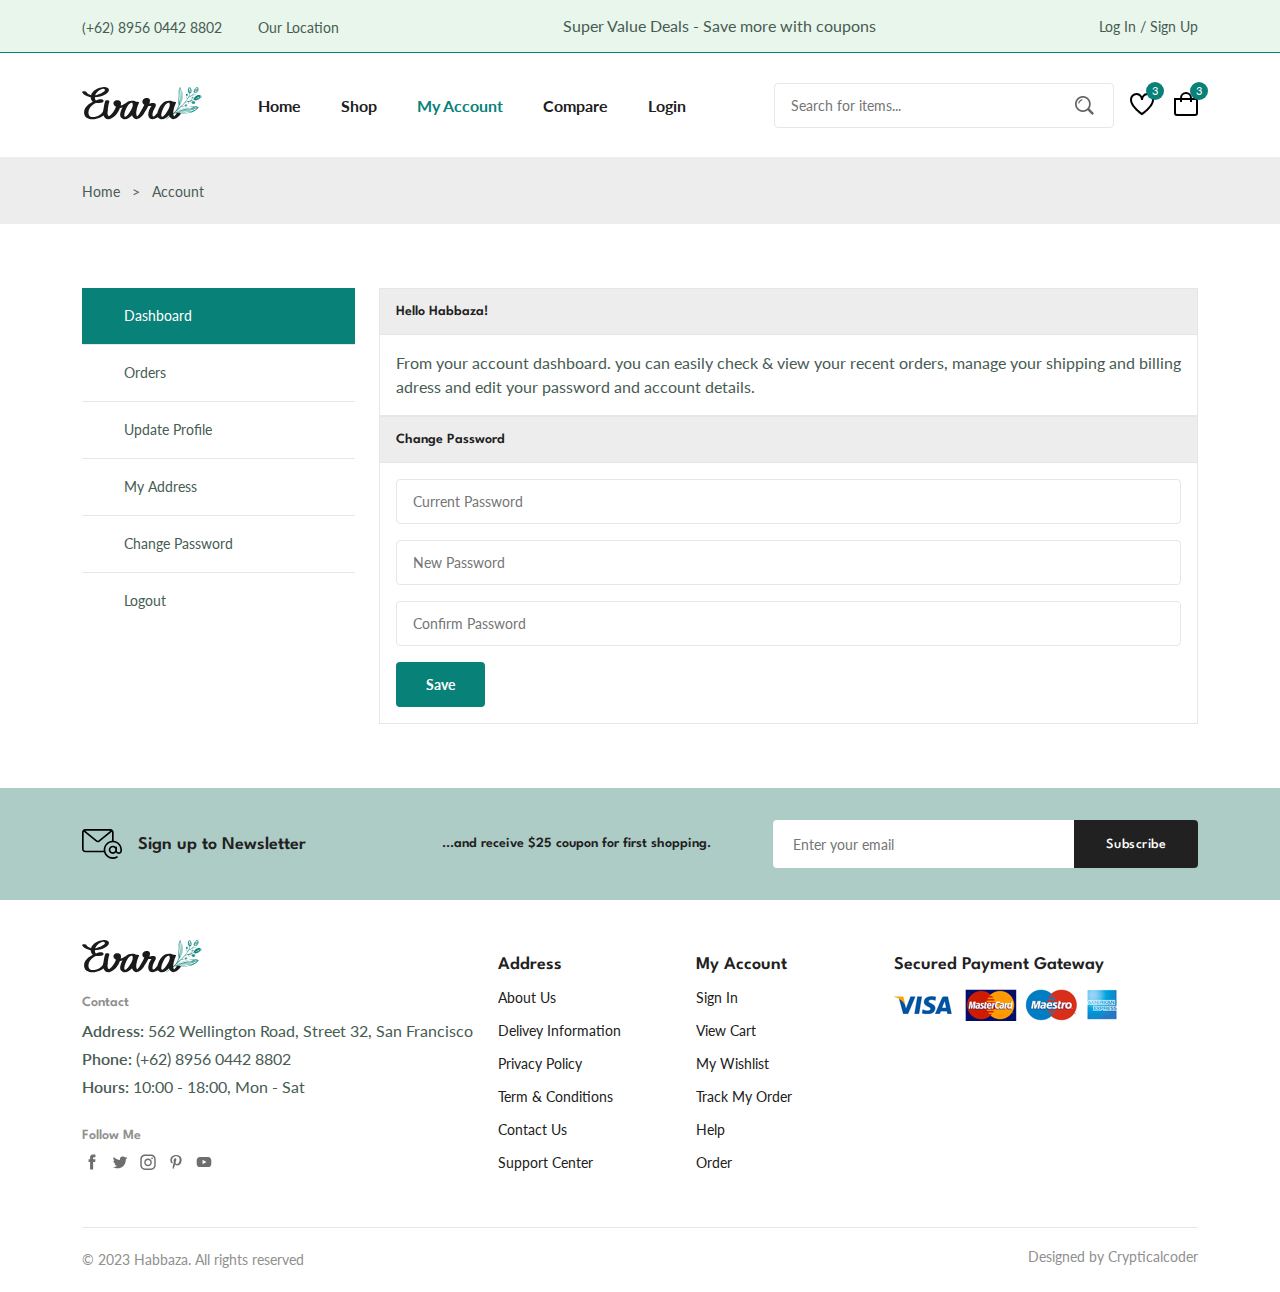
<file: accounts.html>
<!DOCTYPE html>
<html lang="en">

<head>
  <meta charset="UTF-8" />
  <meta name="viewport" content="width=device-width, initial-scale=1.0" />

  <!--=============== FLATICON ===============-->
  <link rel='stylesheet' href='https://cdn-uicons.flaticon.com/uicons-regular-straight/css/uicons-regular-straight.css'>

  <!--=============== SWIPER CSS ===============-->
  <link rel="stylesheet" href="https://cdn.jsdelivr.net/npm/swiper@10/swiper-bundle.min.css" />

  <!--=============== CSS ===============-->
  <link rel="stylesheet" href="assets/css/styles.css" />

  <title>E-Commerce Website | Account Page</title>
</head>

<body>
  <!--=============== HEADER ===============-->
  <header class="header">
    <div class="header__top">
      <div class="header__container container">
        <div class="header__contact">
          <span>(+62) 8956 0442 8802</span>

          <span> Our Location</span>
        </div>

        <p class="header__alrt-news">
          Super Value Deals - Save more with coupons
        </p>

        <a href="login-register.html" class="header__top-action">
          Log In / Sign Up
        </a>
      </div>
    </div>

    <nav class="nav container">
      <a href="index.html" class="nav__logo">
        <img src="assets/img/logo.svg" alt="" class="nav__logo-img">
      </a>

      <div class="nav__menu" id="nav-menu">
        <ul class="nav__list">
          <li class="nav__item">
            <a href="index.html" class="nav__link">Home</a>
          </li>

          <li class="nav__item">
            <a href="shop.html" class="nav__link">Shop</a>
          </li>

          <li class="nav__item">
            <a href="accounts.html" class="nav__link active-link">My Account</a>
          </li>

          <li class="nav__item">
            <a href="compare.html" class="nav__link">Compare</a>
          </li>

          <li class="nav__item">
            <a href="login-register.html" class="nav__link">Login</a>
          </li>
        </ul>

        <div class="header__search">
          <input type="text" placeholder="Search for items..." class="form__input">

          <button class="search__btn">
            <img src="assets/img/search.png" alt="">
          </button>
        </div>
      </div>

      <div class="header__user-actions">
        <a href="wishlist.html" class="header__action-btn">
          <img src="assets/img/icon-heart.svg" alt="">
          <span class="count">3</span>
        </a>

        <a href="cart.html" class="header__action-btn">
          <img src="assets/img/icon-cart.svg" alt="">
          <span class="count">3</span>
        </a>
      </div>
    </nav>
  </header>

  <!--=============== MAIN ===============-->
  <main class="main">
    <!--=============== BREADCRUMB ===============-->
    <section class="breadcrumb">
      <ul class="breadcrumb__list flex container">
        <li><a href="index.html" class="breadcrumb__link">Home</a></li>
        <li><span class="breadcrumb__link">></span></li>
        <li><span class="breadcrumb__link">Account</span></li>
      </ul>
    </section>

    <!--=============== ACCOUNTS ===============-->
    <section class="accounts section--lg">
      <div class="accounts__container container grid">
        <div class="accounts__tabs">
          <p class="account__tab active-tab" data-target="#dashboard">
            <i class="fi fi-rs-settings-sliders"></i> Dashboard
          </p>
          <p class="account__tab" data-target="#orders">
            <i class="fi fi-rs-shopping-bag"></i> Orders
          </p>
          </p>
          <p class="account__tab" data-target="#update-profile">
            <i class="fi fi-rs-user"></i> Update Profile
          </p>
          </p>
          <p class="account__tab" data-target="#address">
            <i class="fi fi-rs-marker"></i> My Address
          </p>
          </p>
          <p class="account__tab" data-target="#change-password">
            <i class="fi fi-rs-user"></i> Change Password
          </p>
          <p class="account__tab">
            <i class="fi fi-rs-exit"></i> Logout
          </p>
        </div>

        <div class="tabs__content">
          <div class="tab__content active-tab" content id="dashboard">
            <h3 class="tab__header">Hello Habbaza!</h3>

            <div class="tab__body">
              <p class="tab__description">
                From your account dashboard. you can easily check & view your recent orders, manage your shipping and
                billing adress and edit your password and account details.
              </p>
            </div>
          </div>

          <div class="tab__content" content id="orders">
            <h3 class="tab__header">Your Orders</h3>

            <div class="tab__body">
              <table class="placed__order-table">
                <tr>
                  <th>Orders</th>
                  <th>Date</th>
                  <th>Status</th>
                  <th>Total</th>
                  <th>Actions</th>
                </tr>

                <tr>
                  <td>#1357</td>
                  <td>March, 25 2023</td>
                  <td>Processing</td>
                  <td>$125.00</td>
                  <td><a href="#" class="view__order">View</a></td>
                </tr>

                <tr>
                  <td>#2468</td>
                  <td>June, 29 2023</td>
                  <td>Completed</td>
                  <td>$364.00</td>
                  <td><a href="#" class="view__order">View</a></td>
                </tr>

                <tr>
                  <td>#2366</td>
                  <td>August, 02 2023</td>
                  <td>Completed</td>
                  <td>$262.00</td>
                  <td><a href="#" class="view__order">View</a></td>
                </tr>
              </table>
            </div>
          </div>

          <div class="tab__content" content id="update-profile">
            <h3 class="tab__header">Update Profile</h3>

            <div class="tab__body">
              <form action="" class="form grid">
                <input type="text" placeholder="Username" class="form__input">

                <div class="form__btn">
                  <button class="btn btn--md">Save</button>
                </div>
              </form>
            </div>
          </div>

          <div class="tab__content" content id="address">
            <h3 class="tab__header">Shipping Adress</h3>

            <div class="tab__body">
              <address class="address">
                Jl. Jatisari Baru 01 <br>RT 01 / RW 03 <br>Jatisari, Mijen
              </address>
              <p class="city">Semarang City</p>
              <a href="" class="edit">Edit</a>
            </div>
          </div>

          <div class="tab__content active-tab" content id="change-password">
            <h3 class="tab__header">Change Password</h3>

            <div class="tab__body">
              <form action="" class="form grid">
                <input type="password" placeholder="Current Password" class="form__input">
                <input type="password" placeholder="New Password" class="form__input">
                <input type="password" placeholder="Confirm Password" class="form__input">

                <div class="form__btn">
                  <button class="btn btn--md">Save</button>
                </div>
              </form>
            </div>
          </div>
        </div>
      </div>
    </section>

    <!--=============== NEWSLETTER ===============-->
    <section class="newsletter section">
      <div class="newsletter__container container grid">
        <h3 class="newsletter__title flex">
          <img src="assets/img/icon-email.svg" alt="" class="newsletter__icon">
          Sign up to Newsletter
        </h3>

        <p class="newsletter__description">
          ...and receive $25 coupon for first shopping.
        </p>

        <form action="" class="newsletter__form">
          <input type="text" placeholder="Enter your email" class="newsletter__input">
          <button type="submit" class="newsletter__btn">Subscribe</button>
        </form>
      </div>
    </section>
  </main>

  <!--=============== FOOTER ===============-->
  <footer class="footer container">
    <div class="footer__container grid">
      <div class="footer__content">
        <a href="index.html" class="footer__logo">
          <img src="assets/img/logo.svg" alt="" class="footer__logo-img">
        </a>

        <h4 class="footer__subtitle">Contact</h4>

        <p class="footer__description">
          <span>Address:</span> 562 Wellington Road, Street 32, San Francisco
        </p>

        <p class="footer__description">
          <span>Phone:</span> (+62) 8956 0442 8802
        </p>

        <p class="footer__description">
          <span>Hours:</span> 10:00 - 18:00, Mon - Sat
        </p>

        <div class="footer__social">
          <h4 class="footer__subtitle">Follow Me</h4>

          <div class="footer__social-links flex">
            <a href="">
              <img src="assets/img/icon-facebook.svg" alt="" class="footer__social-icon">
            </a>

            <a href="">
              <img src="assets/img/icon-twitter.svg" alt="" class="footer__social-icon">
            </a>

            <a href="">
              <img src="assets/img/icon-instagram.svg" alt="" class="footer__social-icon">
            </a>

            <a href="">
              <img src="assets/img/icon-pinterest.svg" alt="" class="footer__social-icon">
            </a>

            <a href="">
              <img src="assets/img/icon-youtube.svg" alt="" class="footer__social-icon">
            </a>
          </div>
        </div>
      </div>

      <div class="footer__content">
        <h3 class="footer__title">Address</h3>

        <ul class="footer__links">
          <li><a href="" class="footer__link">About Us</a></li>
          <li><a href="" class="footer__link">Delivey Information</a></li>
          <li><a href="" class="footer__link">Privacy Policy</a></li>
          <li><a href="" class="footer__link">Term & Conditions</a></li>
          <li><a href="" class="footer__link">Contact Us</a></li>
          <li><a href="" class="footer__link">Support Center</a></li>
        </ul>
      </div>

      <div class="footer__content">
        <h3 class="footer__title">My Account</h3>

        <ul class="footer__links">
          <li><a href="" class="footer__link">Sign In</a></li>
          <li><a href="" class="footer__link">View Cart</a></li>
          <li><a href="" class="footer__link">My Wishlist</a></li>
          <li><a href="" class="footer__link">Track My Order</a></li>
          <li><a href="" class="footer__link">Help</a></li>
          <li><a href="" class="footer__link">Order</a></li>
        </ul>
      </div>

      <div class="footer__content">
        <h3 class="footer__title">Secured Payment Gateway</h3>

        <img src="assets/img/payment-method.png" alt="" class="payment__img">
      </div>
    </div>

    <div class="footer__bottom">
      <p class="copyright">&copy; 2023 Habbaza. All rights reserved</p>
      <span class="designer">Designed by Crypticalcoder</span>
    </div>
  </footer>

  <!--=============== SWIPER JS ===============-->
  <script src="https://cdn.jsdelivr.net/npm/swiper@10/swiper-bundle.min.js"></script>

  <!--=============== MAIN JS ===============-->
  <script src="assets/js/main.js"></script>
</body>

</html>
</file>
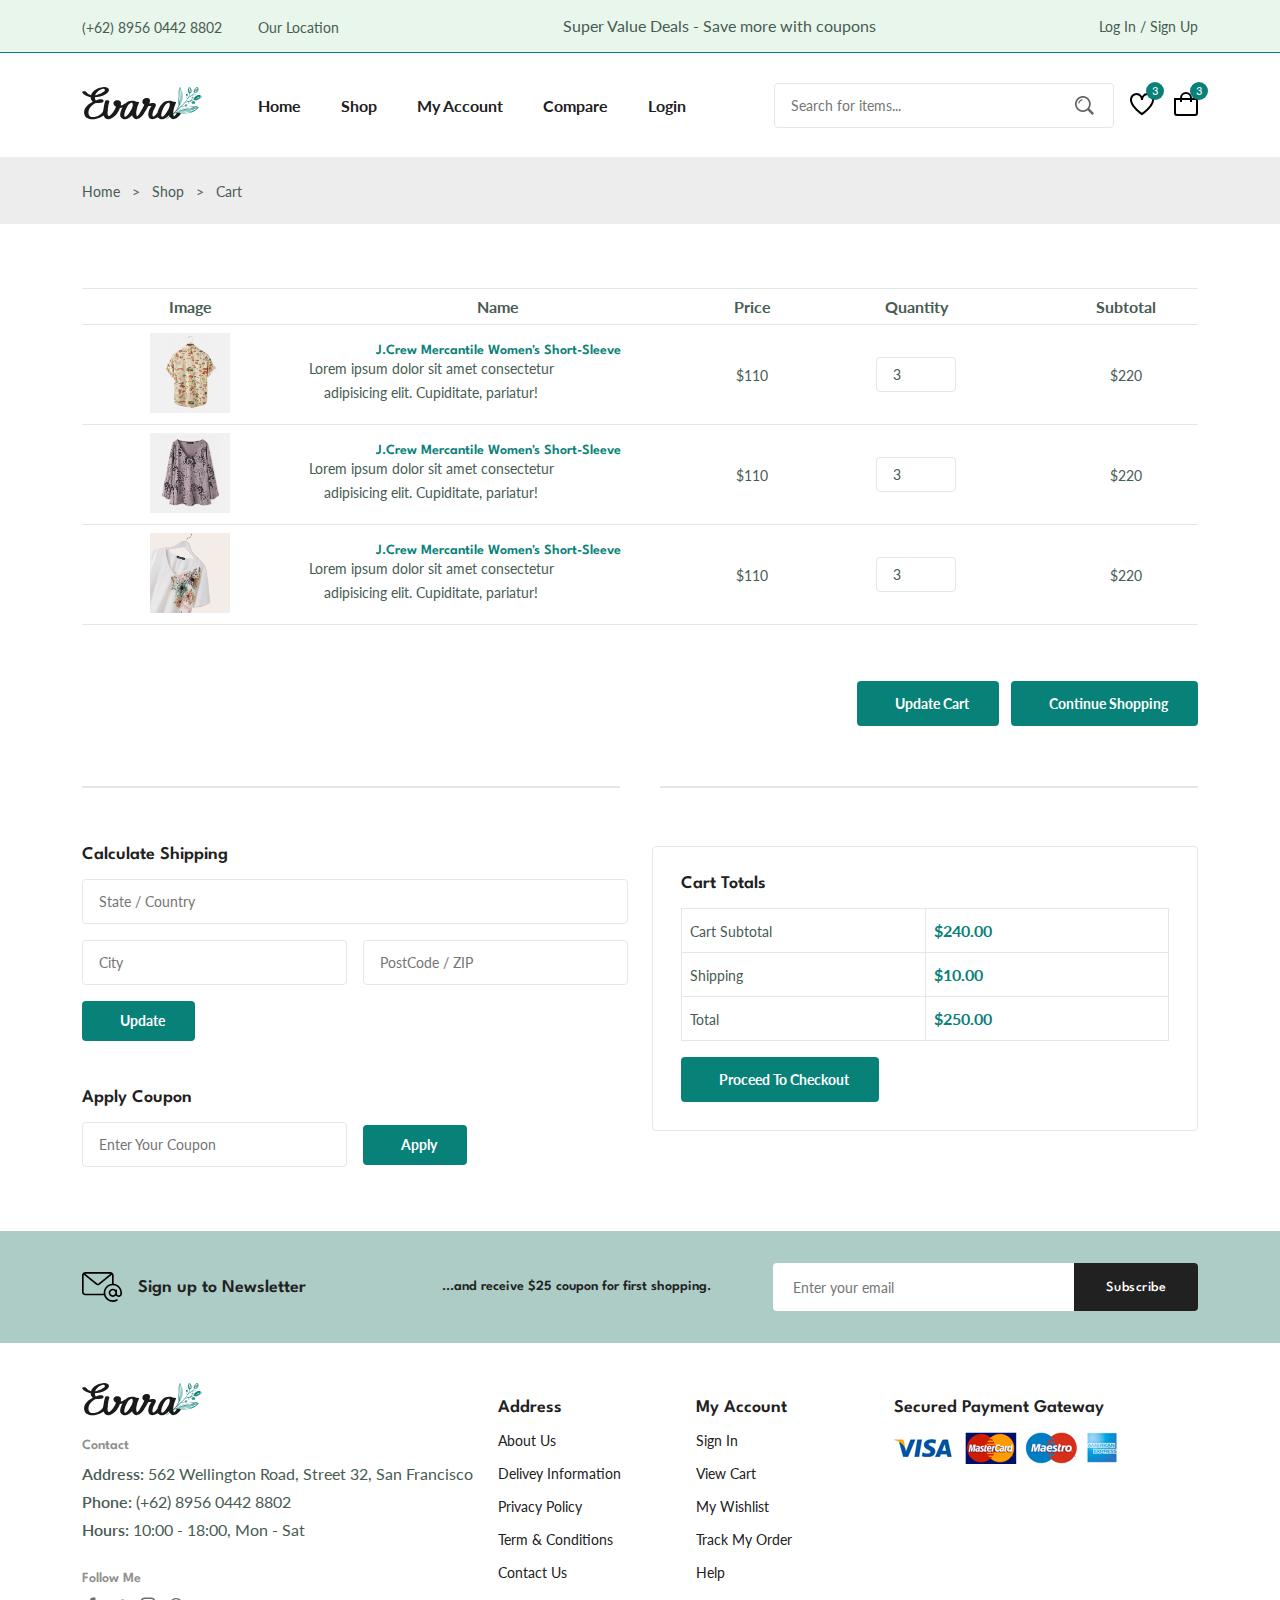
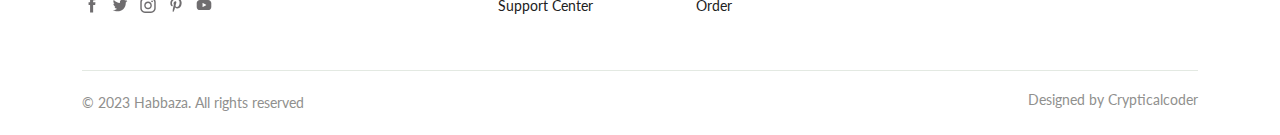
<file: cart.html>
<!DOCTYPE html>
<html lang="en">

<head>
  <meta charset="UTF-8" />
  <meta name="viewport" content="width=device-width, initial-scale=1.0" />

  <!--=============== FLATICON ===============-->
  <link rel='stylesheet' href='https://cdn-uicons.flaticon.com/uicons-regular-straight/css/uicons-regular-straight.css'>

  <!--=============== SWIPER CSS ===============-->
  <link rel="stylesheet" href="https://cdn.jsdelivr.net/npm/swiper@10/swiper-bundle.min.css" />

  <!--=============== CSS ===============-->
  <link rel="stylesheet" href="assets/css/styles.css" />

  <title>E-Commerce Website | Cart Page</title>
</head>

<body>
  <!--=============== HEADER ===============-->
  <header class="header">
    <div class="header__top">
      <div class="header__container container">
        <div class="header__contact">
          <span>(+62) 8956 0442 8802</span>

          <span> Our Location</span>
        </div>

        <p class="header__alrt-news">
          Super Value Deals - Save more with coupons
        </p>

        <a href="login-register.html" class="header__top-action">
          Log In / Sign Up
        </a>
      </div>
    </div>

    <nav class="nav container">
      <a href="index.html" class="nav__logo">
        <img src="assets/img/logo.svg" alt="" class="nav__logo-img">
      </a>

      <div class="nav__menu" id="nav-menu">
        <ul class="nav__list">
          <li class="nav__item">
            <a href="index.html" class="nav__link">Home</a>
          </li>

          <li class="nav__item">
            <a href="shop.html" class="nav__link">Shop</a>
          </li>

          <li class="nav__item">
            <a href="accounts.html" class="nav__link">My Account</a>
          </li>

          <li class="nav__item">
            <a href="compare.html" class="nav__link">Compare</a>
          </li>

          <li class="nav__item">
            <a href="login-register.html" class="nav__link">Login</a>
          </li>
        </ul>

        <div class="header__search">
          <input type="text" placeholder="Search for items..." class="form__input">

          <button class="search__btn">
            <img src="assets/img/search.png" alt="">
          </button>
        </div>
      </div>

      <div class="header__user-actions">
        <a href="wishlist.html" class="header__action-btn">
          <img src="assets/img/icon-heart.svg" alt="">
          <span class="count">3</span>
        </a>

        <a href="cart.html" class="header__action-btn">
          <img src="assets/img/icon-cart.svg" alt="">
          <span class="count">3</span>
        </a>
      </div>
    </nav>
  </header>

  <!--=============== MAIN ===============-->
  <main class="main">
    <!--=============== BREADCRUMB ===============-->
    <section class="breadcrumb">
      <ul class="breadcrumb__list flex container">
        <li><a href="index.html" class="breadcrumb__link">Home</a></li>
        <li><span class="breadcrumb__link">></span></li>
        <li><span class="breadcrumb__link">Shop</span></li>
        <li><span class="breadcrumb__link">></span></li>
        <li><span class="breadcrumb__link">Cart</span></li>
      </ul>
    </section>

    <!--=============== CART ===============-->
    <section class="cart section--lg container">
      <div class="table__container">
        <table class="table">
          <tr>
            <th>Image</th>
            <th>Name</th>
            <th>Price</th>
            <th>Quantity</th>
            <th>Subtotal</th>
            <th>Remove</th>
          </tr>

          <tr>
            <td><img src="assets/img/product-1-2.jpg" alt="" class="table__img"></td>
            <td>
              <h3 class="table__title">J.Crew Mercantile Women's Short-Sleeve</h3>
              <p class="table__description">Lorem ipsum dolor sit amet consectetur adipisicing elit. Cupiditate,
                pariatur!</p>
            </td>
            <td>
              <span class="table__price">$110</span>
            </td>
            <td>
              <input type="number" value="3" class="quantity">
            </td>
            <td>
              <span class="table__subtotal">$220</span>
            </td>
            <td><i class="fi fi-rs-trash table__trash"></i></td>
          </tr>

          <tr>
            <td><img src="assets/img/product-7-1.jpg" alt="" class="table__img"></td>
            <td>
              <h3 class="table__title">J.Crew Mercantile Women's Short-Sleeve</h3>
              <p class="table__description">Lorem ipsum dolor sit amet consectetur adipisicing elit. Cupiditate,
                pariatur!</p>
            </td>
            <td>
              <span class="table__price">$110</span>
            </td>
            <td>
              <input type="number" value="3" class="quantity">
            </td>
            <td>
              <span class="table__subtotal">$220</span>
            </td>
            <td><i class="fi fi-rs-trash table__trash"></i></td>
          </tr>

          <tr>
            <td><img src="assets/img/product-12-1.jpg" alt="" class="table__img"></td>
            <td>
              <h3 class="table__title">J.Crew Mercantile Women's Short-Sleeve</h3>
              <p class="table__description">Lorem ipsum dolor sit amet consectetur adipisicing elit. Cupiditate,
                pariatur!</p>
            </td>
            <td>
              <span class="table__price">$110</span>
            </td>
            <td>
              <input type="number" value="3" class="quantity">
            </td>
            <td>
              <span class="table__subtotal">$220</span>
            </td>
            <td><i class="fi fi-rs-trash table__trash"></i></td>
          </tr>
        </table>
      </div>

      <div class="cart__actions">
        <a href="" class="btn flex btn--md">
          <i class="fi-rs-shuffle"></i> Update Cart
        </a>
        <a href="" class="btn flex btn--md">
          <i class="fi-rs-shopping-bag"></i> Continue Shopping
        </a>
      </div>

      <div class="divider">
        <i class="fi fi-rs-fingerprint"></i>
      </div>

      <div class="cart__group grid">
        <div>
          <div class="cart__shipping">
            <h3 class="section__title">Calculate Shipping</h3>

            <form action="" class="form grid">
              <input type="text" placeholder="State / Country" class="form__input">

              <div class="form__group grid">
                <input type="text" placeholder="City" class="form__input">

                <input type="text" placeholder="PostCode / ZIP" class="form__input">
              </div>

              <div class="form__btn">
                <button class="btn flex btn--sm">
                  <i class="fi-rs-shuffle"></i> Update
                </button>
              </div>
            </form>
          </div>

          <div class="cart__coupon">
            <h3 class="section__title">Apply Coupon</h3>

            <form action="" class="coupon__form form grid">
              <div class="form__group grid">
                <input type="text" class="form__input" placeholder="Enter Your Coupon">

                <div class="form__btn">
                  <button class="btn flex btn--sm">
                    <i class="fi-rs-label"></i> Apply
                  </button>
                </div>
              </div>
            </form>
          </div>
        </div>

        <div class="cart__total">
          <h3 class="section__title">Cart Totals</h3>

          <table class="cart__total-table">
            <tr>
              <td><span class="cart__total-title">Cart Subtotal</span></td>
              <td><span class="cart__total-price">$240.00</span></td>
            </tr>

            <tr>
              <td><span class="cart__total-title">Shipping</span></td>
              <td><span class="cart__total-price">$10.00</span></td>
            </tr>

            <tr>
              <td><span class="cart__total-title">Total</span></td>
              <td><span class="cart__total-price">$250.00</span></td>
            </tr>
          </table>

          <a href="checkout.html" class="btn flex btn--md">
            <i class="fi fi-rs-box-alt"></i> Proceed To Checkout
          </a>
        </div>
      </div>
    </section>

    <!--=============== NEWSLETTER ===============-->
    <section class="newsletter section">
      <div class="newsletter__container container grid">
        <h3 class="newsletter__title flex">
          <img src="assets/img/icon-email.svg" alt="" class="newsletter__icon">
          Sign up to Newsletter
        </h3>

        <p class="newsletter__description">
          ...and receive $25 coupon for first shopping.
        </p>

        <form action="" class="newsletter__form">
          <input type="text" placeholder="Enter your email" class="newsletter__input">
          <button type="submit" class="newsletter__btn">Subscribe</button>
        </form>
      </div>
    </section>
  </main>

  <!--=============== FOOTER ===============-->
  <footer class="footer container">
    <div class="footer__container grid">
      <div class="footer__content">
        <a href="index.html" class="footer__logo">
          <img src="assets/img/logo.svg" alt="" class="footer__logo-img">
        </a>

        <h4 class="footer__subtitle">Contact</h4>

        <p class="footer__description">
          <span>Address:</span> 562 Wellington Road, Street 32, San Francisco
        </p>

        <p class="footer__description">
          <span>Phone:</span> (+62) 8956 0442 8802
        </p>

        <p class="footer__description">
          <span>Hours:</span> 10:00 - 18:00, Mon - Sat
        </p>

        <div class="footer__social">
          <h4 class="footer__subtitle">Follow Me</h4>

          <div class="footer__social-links flex">
            <a href="">
              <img src="assets/img/icon-facebook.svg" alt="" class="footer__social-icon">
            </a>

            <a href="">
              <img src="assets/img/icon-twitter.svg" alt="" class="footer__social-icon">
            </a>

            <a href="">
              <img src="assets/img/icon-instagram.svg" alt="" class="footer__social-icon">
            </a>

            <a href="">
              <img src="assets/img/icon-pinterest.svg" alt="" class="footer__social-icon">
            </a>

            <a href="">
              <img src="assets/img/icon-youtube.svg" alt="" class="footer__social-icon">
            </a>
          </div>
        </div>
      </div>

      <div class="footer__content">
        <h3 class="footer__title">Address</h3>

        <ul class="footer__links">
          <li><a href="" class="footer__link">About Us</a></li>
          <li><a href="" class="footer__link">Delivey Information</a></li>
          <li><a href="" class="footer__link">Privacy Policy</a></li>
          <li><a href="" class="footer__link">Term & Conditions</a></li>
          <li><a href="" class="footer__link">Contact Us</a></li>
          <li><a href="" class="footer__link">Support Center</a></li>
        </ul>
      </div>

      <div class="footer__content">
        <h3 class="footer__title">My Account</h3>

        <ul class="footer__links">
          <li><a href="" class="footer__link">Sign In</a></li>
          <li><a href="" class="footer__link">View Cart</a></li>
          <li><a href="" class="footer__link">My Wishlist</a></li>
          <li><a href="" class="footer__link">Track My Order</a></li>
          <li><a href="" class="footer__link">Help</a></li>
          <li><a href="" class="footer__link">Order</a></li>
        </ul>
      </div>

      <div class="footer__content">
        <h3 class="footer__title">Secured Payment Gateway</h3>

        <img src="assets/img/payment-method.png" alt="" class="payment__img">
      </div>
    </div>

    <div class="footer__bottom">
      <p class="copyright">&copy; 2023 Habbaza. All rights reserved</p>
      <span class="designer">Designed by Crypticalcoder</span>
    </div>
  </footer>

  <!--=============== SWIPER JS ===============-->
  <script src="https://cdn.jsdelivr.net/npm/swiper@10/swiper-bundle.min.js"></script>

  <!--=============== MAIN JS ===============-->
  <script src="assets/js/main.js"></script>
</body>

</html>
</file>
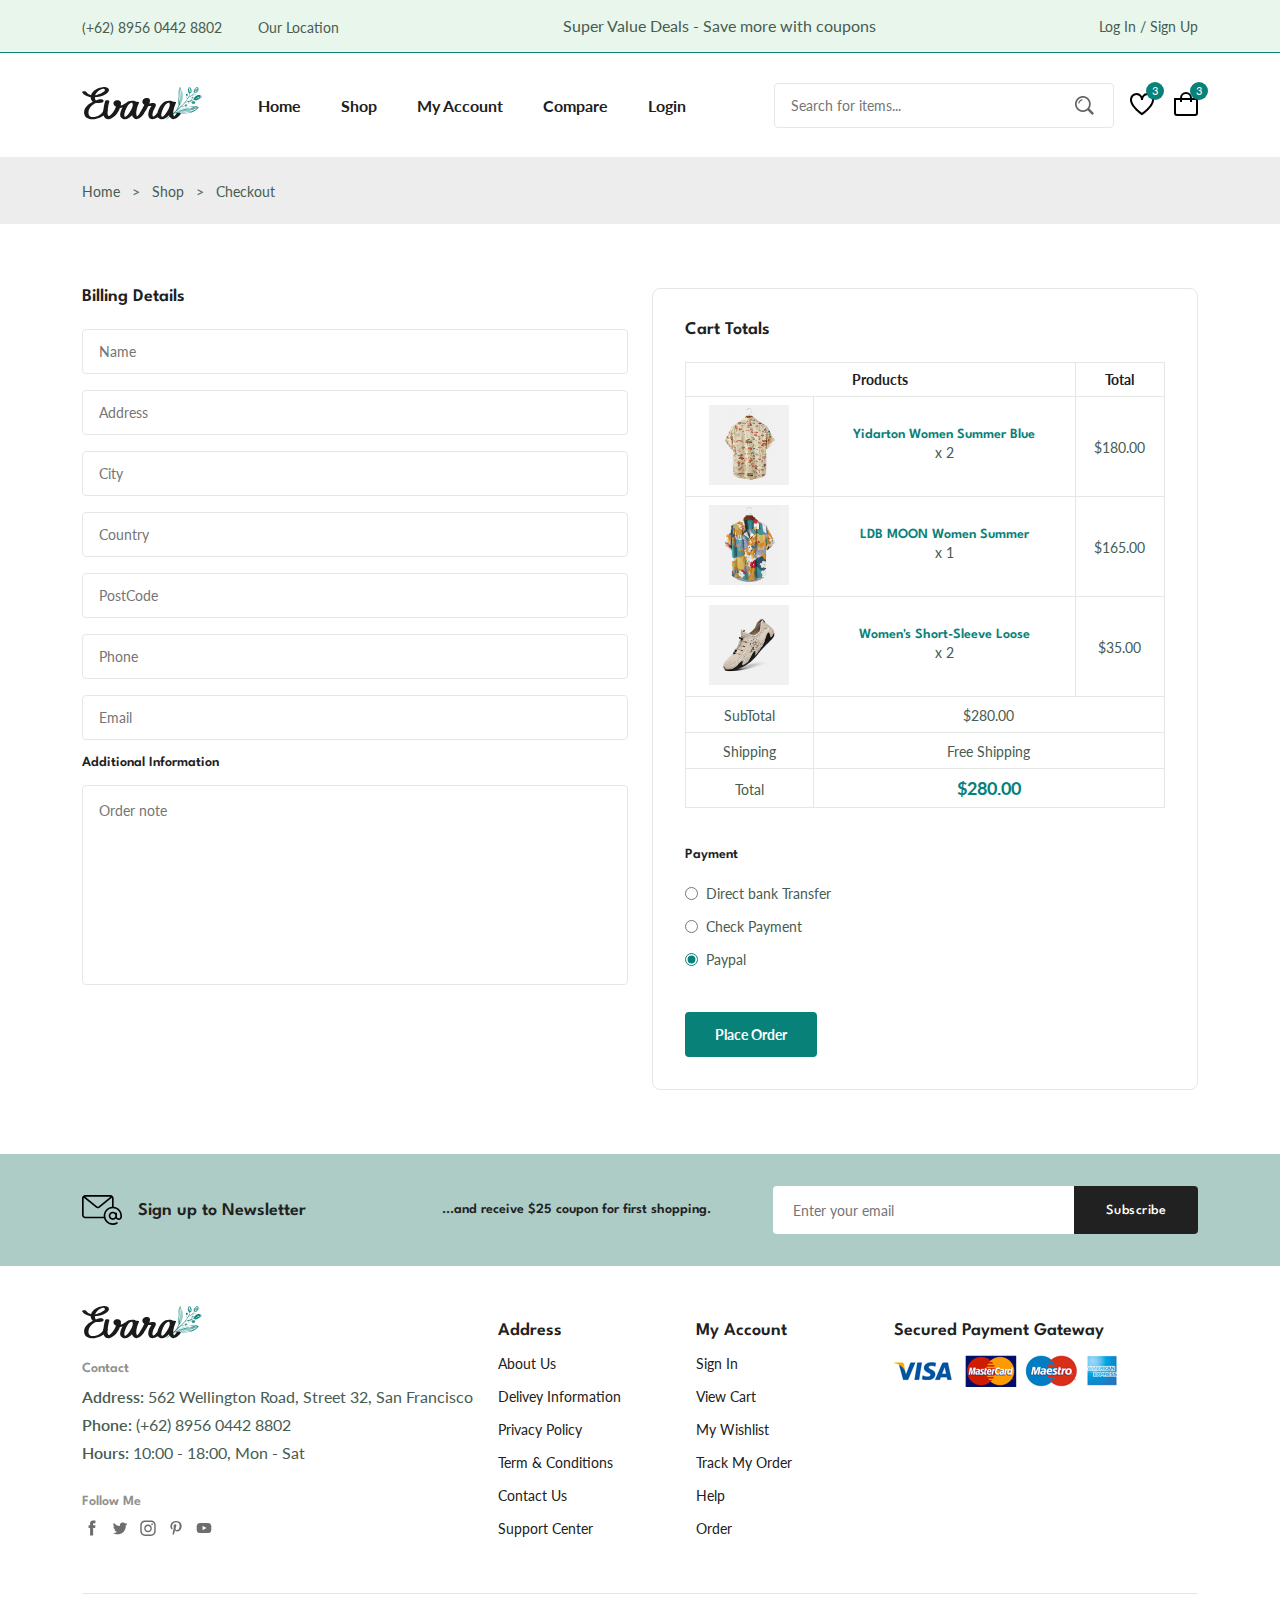
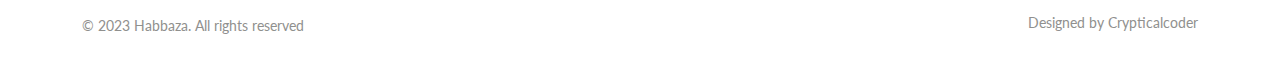
<file: checkout.html>
<!DOCTYPE html>
<html lang="en">

<head>
  <meta charset="UTF-8" />
  <meta name="viewport" content="width=device-width, initial-scale=1.0" />

  <!--=============== FLATICON ===============-->
  <link rel='stylesheet' href='https://cdn-uicons.flaticon.com/uicons-regular-straight/css/uicons-regular-straight.css'>

  <!--=============== SWIPER CSS ===============-->
  <link rel="stylesheet" href="https://cdn.jsdelivr.net/npm/swiper@10/swiper-bundle.min.css" />

  <!--=============== CSS ===============-->
  <link rel="stylesheet" href="assets/css/styles.css" />

  <title>E-Commerce Website | Checkout Page</title>
</head>

<body>
  <!--=============== HEADER ===============-->
  <header class="header">
    <div class="header__top">
      <div class="header__container container">
        <div class="header__contact">
          <span>(+62) 8956 0442 8802</span>

          <span> Our Location</span>
        </div>

        <p class="header__alrt-news">
          Super Value Deals - Save more with coupons
        </p>

        <a href="login-register.html" class="header__top-action">
          Log In / Sign Up
        </a>
      </div>
    </div>

    <nav class="nav container">
      <a href="index.html" class="nav__logo">
        <img src="assets/img/logo.svg" alt="" class="nav__logo-img">
      </a>

      <div class="nav__menu" id="nav-menu">
        <ul class="nav__list">
          <li class="nav__item">
            <a href="index.html" class="nav__link">Home</a>
          </li>

          <li class="nav__item">
            <a href="shop.html" class="nav__link">Shop</a>
          </li>

          <li class="nav__item">
            <a href="accounts.html" class="nav__link">My Account</a>
          </li>

          <li class="nav__item">
            <a href="compare.html" class="nav__link">Compare</a>
          </li>

          <li class="nav__item">
            <a href="login-register.html" class="nav__link">Login</a>
          </li>
        </ul>

        <div class="header__search">
          <input type="text" placeholder="Search for items..." class="form__input">

          <button class="search__btn">
            <img src="assets/img/search.png" alt="">
          </button>
        </div>
      </div>

      <div class="header__user-actions">
        <a href="wishlist.html" class="header__action-btn">
          <img src="assets/img/icon-heart.svg" alt="">
          <span class="count">3</span>
        </a>

        <a href="cart.html" class="header__action-btn">
          <img src="assets/img/icon-cart.svg" alt="">
          <span class="count">3</span>
        </a>
      </div>
    </nav>
  </header>

  <!--=============== MAIN ===============-->
  <main class="main">
    <!--=============== BREADCRUMB ===============-->
    <section class="breadcrumb">
      <ul class="breadcrumb__list flex container">
        <li><a href="index.html" class="breadcrumb__link">Home</a></li>
        <li><span class="breadcrumb__link">></span></li>
        <li><span class="breadcrumb__link">Shop</span></li>
        <li><span class="breadcrumb__link">></span></li>
        <li><span class="breadcrumb__link">Checkout</span></li>
      </ul>
    </section>

    <!--=============== CHECKOUT ===============-->
    <section class="checkout section--lg">
      <div class="checkout__container container grid">
        <div class="checkout__group">
          <h3 class="section__title">Billing Details</h3>

          <form action="" class="form grid">
            <input type="text" placeholder="Name" class="form__input">
            <input type="text" placeholder="Address" class="form__input">
            <input type="text" placeholder="City" class="form__input">
            <input type="text" placeholder="Country" class="form__input">
            <input type="text" placeholder="PostCode" class="form__input">
            <input type="text" placeholder="Phone" class="form__input">
            <input type="email" placeholder="Email" class="form__input">

            <h3 class="checkout__title">Additional Information</h3>

            <textarea name="" placeholder="Order note" id="" cols="30" rows="10"
              class="form__input textarea"></textarea>
          </form>
        </div>

        <div class="checkout__group">
          <h3 class="section__title">Cart Totals</h3>

          <table class="order__table">
            <tr>
              <th colspan="2">Products</th>
              <th>Total</th>
            </tr>

            <tr>
              <td><img src="assets/img/product-1-2.jpg" alt="" class="order__img"></td>


              <td>
                <h3 class="table__title">Yidarton Women Summer Blue</h3>
                <p class="table__quantity">x 2</p>
              </td>

              <td><span class="table__price">$180.00</span></td>
            </tr>

            <tr>
              <td><img src="assets/img/product-2-1.jpg" alt="" class="order__img"></td>


              <td>
                <h3 class="table__title">LDB MOON Women Summer</h3>
                <p class="table__quantity">x 1</p>
              </td>

              <td><span class="table__price">$165.00</span></td>
            </tr>

            <tr>
              <td><img src="assets/img/product-3-1.jpg" alt="" class="order__img"></td>


              <td>
                <h3 class="table__title">Women's Short-Sleeve Loose</h3>
                <p class="table__quantity">x 2</p>
              </td>

              <td><span class="table__price">$35.00</span></td>
            </tr>

            <tr>
              <td><span class="order__subtitle">SubTotal</span></td>
              <td colspan="2"><span class="table__price">$280.00</span></td>
            </tr>

            <tr>
              <td><span class="order__subtitle">Shipping</span></td>
              <td colspan="2"><span class="table__price">Free Shipping</span></td>
            </tr>

            <tr>
              <td><span class="order__subtitle">Total</span></td>
              <td colspan="2"><span class="order__grand-total">$280.00</span></td>
            </tr>
          </table>

          <div class="payment__methods">
            <h3 class="checkout__title payment__title">Payment</h3>

            <div class="payment__option flex">
              <input type="radio" name="radio" checked class="payment__input">
              <label for="" class="payment__label">Direct bank Transfer</label>
            </div>

            <div class="payment__option flex">
              <input type="radio" name="radio" checked class="payment__input">
              <label for="" class="payment__label">Check Payment</label>
            </div>

            <div class="payment__option flex">
              <input type="radio" name="radio" checked class="payment__input">
              <label for="" class="payment__label">Paypal</label>
            </div>
          </div>

          <button class="btn btn--md">Place Order</button>
        </div>
      </div>
    </section>

    <!--=============== NEWSLETTER ===============-->
    <section class="newsletter section">
      <div class="newsletter__container container grid">
        <h3 class="newsletter__title flex">
          <img src="assets/img/icon-email.svg" alt="" class="newsletter__icon">
          Sign up to Newsletter
        </h3>

        <p class="newsletter__description">
          ...and receive $25 coupon for first shopping.
        </p>

        <form action="" class="newsletter__form">
          <input type="text" placeholder="Enter your email" class="newsletter__input">
          <button type="submit" class="newsletter__btn">Subscribe</button>
        </form>
      </div>
    </section>
  </main>

  <!--=============== FOOTER ===============-->
  <footer class="footer container">
    <div class="footer__container grid">
      <div class="footer__content">
        <a href="index.html" class="footer__logo">
          <img src="assets/img/logo.svg" alt="" class="footer__logo-img">
        </a>

        <h4 class="footer__subtitle">Contact</h4>

        <p class="footer__description">
          <span>Address:</span> 562 Wellington Road, Street 32, San Francisco
        </p>

        <p class="footer__description">
          <span>Phone:</span> (+62) 8956 0442 8802
        </p>

        <p class="footer__description">
          <span>Hours:</span> 10:00 - 18:00, Mon - Sat
        </p>

        <div class="footer__social">
          <h4 class="footer__subtitle">Follow Me</h4>

          <div class="footer__social-links flex">
            <a href="">
              <img src="assets/img/icon-facebook.svg" alt="" class="footer__social-icon">
            </a>

            <a href="">
              <img src="assets/img/icon-twitter.svg" alt="" class="footer__social-icon">
            </a>

            <a href="">
              <img src="assets/img/icon-instagram.svg" alt="" class="footer__social-icon">
            </a>

            <a href="">
              <img src="assets/img/icon-pinterest.svg" alt="" class="footer__social-icon">
            </a>

            <a href="">
              <img src="assets/img/icon-youtube.svg" alt="" class="footer__social-icon">
            </a>
          </div>
        </div>
      </div>

      <div class="footer__content">
        <h3 class="footer__title">Address</h3>

        <ul class="footer__links">
          <li><a href="" class="footer__link">About Us</a></li>
          <li><a href="" class="footer__link">Delivey Information</a></li>
          <li><a href="" class="footer__link">Privacy Policy</a></li>
          <li><a href="" class="footer__link">Term & Conditions</a></li>
          <li><a href="" class="footer__link">Contact Us</a></li>
          <li><a href="" class="footer__link">Support Center</a></li>
        </ul>
      </div>

      <div class="footer__content">
        <h3 class="footer__title">My Account</h3>

        <ul class="footer__links">
          <li><a href="" class="footer__link">Sign In</a></li>
          <li><a href="" class="footer__link">View Cart</a></li>
          <li><a href="" class="footer__link">My Wishlist</a></li>
          <li><a href="" class="footer__link">Track My Order</a></li>
          <li><a href="" class="footer__link">Help</a></li>
          <li><a href="" class="footer__link">Order</a></li>
        </ul>
      </div>

      <div class="footer__content">
        <h3 class="footer__title">Secured Payment Gateway</h3>

        <img src="assets/img/payment-method.png" alt="" class="payment__img">
      </div>
    </div>

    <div class="footer__bottom">
      <p class="copyright">&copy; 2023 Habbaza. All rights reserved</p>
      <span class="designer">Designed by Crypticalcoder</span>
    </div>
  </footer>

  <!--=============== SWIPER JS ===============-->
  <script src="https://cdn.jsdelivr.net/npm/swiper@10/swiper-bundle.min.js"></script>

  <!--=============== MAIN JS ===============-->
  <script src="assets/js/main.js"></script>
</body>

</html>
</file>
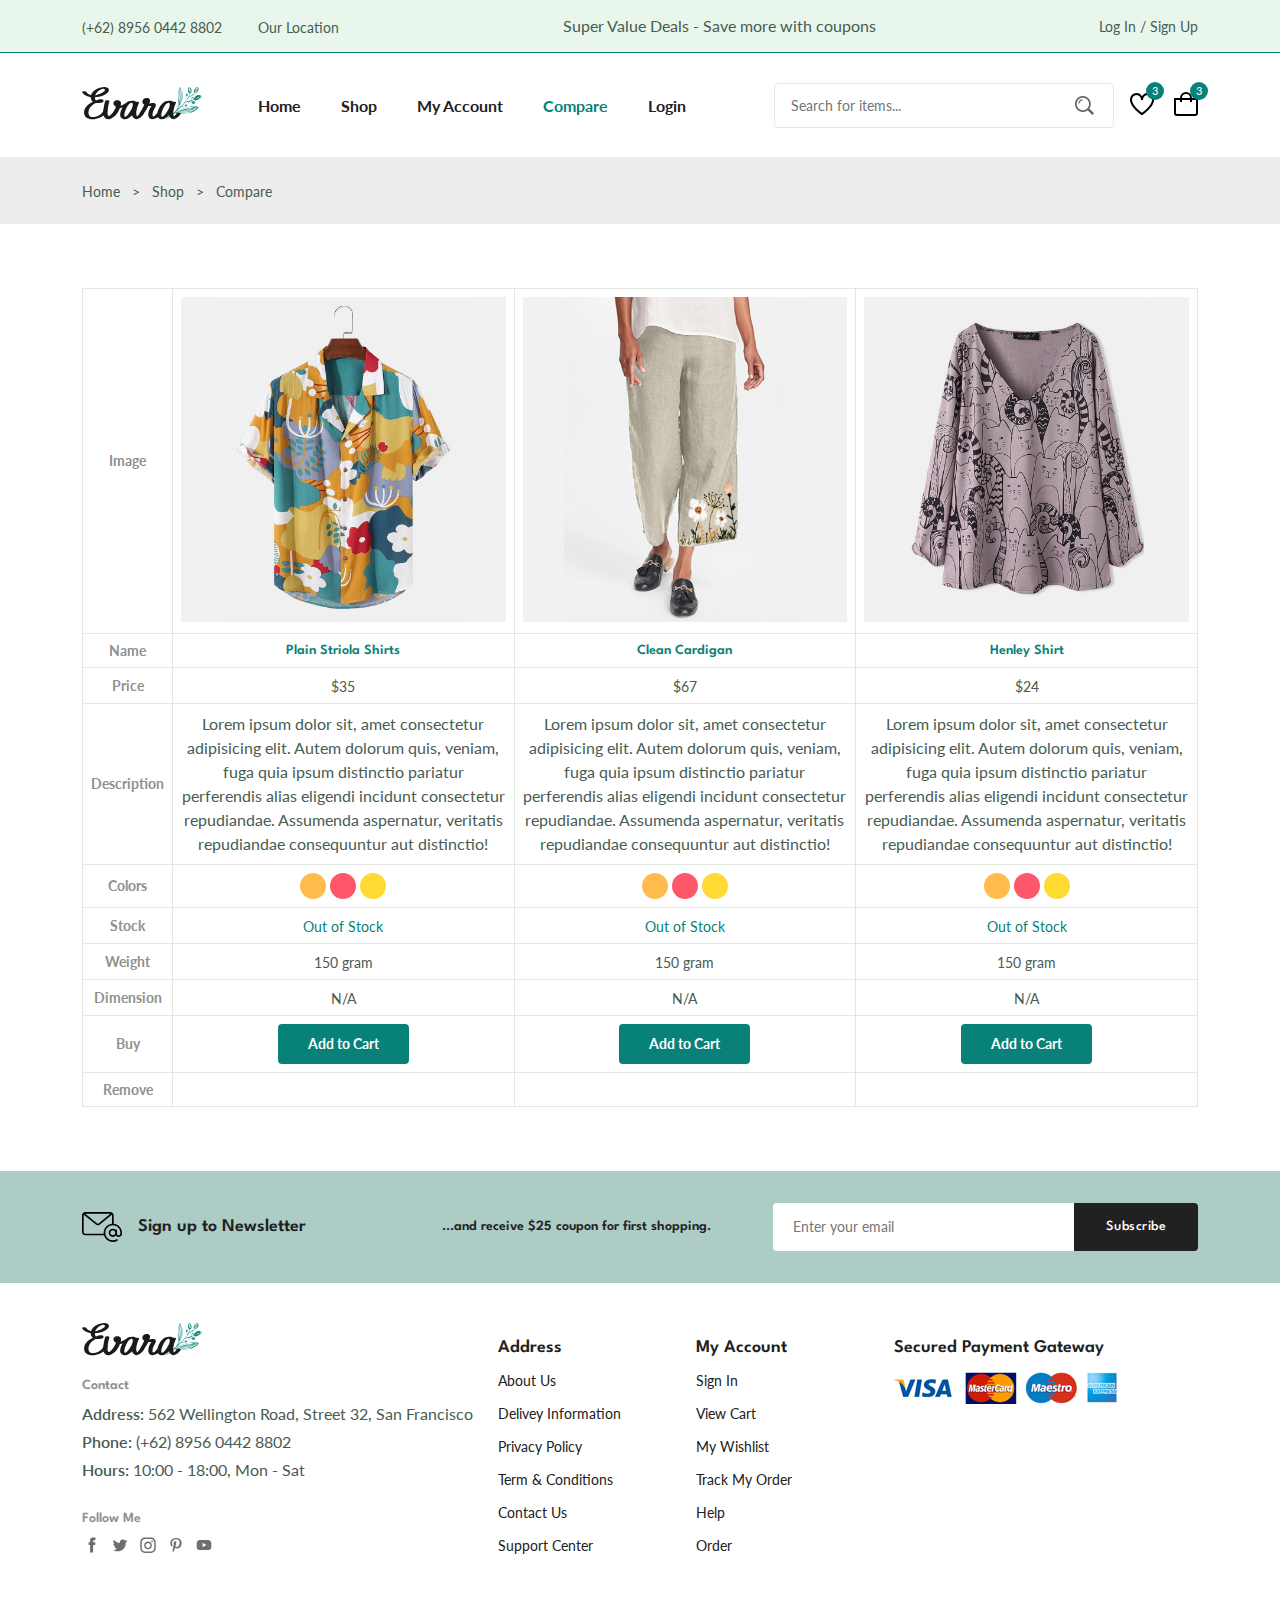
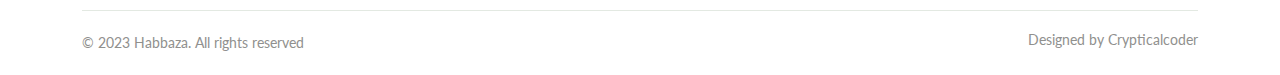
<file: compare.html>
<!DOCTYPE html>
<html lang="en">

<head>
  <meta charset="UTF-8" />
  <meta name="viewport" content="width=device-width, initial-scale=1.0" />

  <!--=============== FLATICON ===============-->
  <link rel='stylesheet' href='https://cdn-uicons.flaticon.com/uicons-regular-straight/css/uicons-regular-straight.css'>

  <!--=============== SWIPER CSS ===============-->
  <link rel="stylesheet" href="https://cdn.jsdelivr.net/npm/swiper@10/swiper-bundle.min.css" />

  <!--=============== CSS ===============-->
  <link rel="stylesheet" href="assets/css/styles.css" />

  <title>E-Commerce Website | Compare Page</title>
</head>

<body>
  <!--=============== HEADER ===============-->
  <header class="header">
    <div class="header__top">
      <div class="header__container container">
        <div class="header__contact">
          <span>(+62) 8956 0442 8802</span>

          <span> Our Location</span>
        </div>

        <p class="header__alrt-news">
          Super Value Deals - Save more with coupons
        </p>

        <a href="login-register.html" class="header__top-action">
          Log In / Sign Up
        </a>
      </div>
    </div>

    <nav class="nav container">
      <a href="index.html" class="nav__logo">
        <img src="assets/img/logo.svg" alt="" class="nav__logo-img">
      </a>

      <div class="nav__menu" id="nav-menu">
        <ul class="nav__list">
          <li class="nav__item">
            <a href="index.html" class="nav__link">Home</a>
          </li>

          <li class="nav__item">
            <a href="shop.html" class="nav__link">Shop</a>
          </li>

          <li class="nav__item">
            <a href="accounts.html" class="nav__link">My Account</a>
          </li>

          <li class="nav__item">
            <a href="compare.html" class="nav__link active-link">Compare</a>
          </li>

          <li class="nav__item">
            <a href="login-register.html" class="nav__link">Login</a>
          </li>
        </ul>

        <div class="header__search">
          <input type="text" placeholder="Search for items..." class="form__input">

          <button class="search__btn">
            <img src="assets/img/search.png" alt="">
          </button>
        </div>
      </div>

      <div class="header__user-actions">
        <a href="wishlist.html" class="header__action-btn">
          <img src="assets/img/icon-heart.svg" alt="">
          <span class="count">3</span>
        </a>

        <a href="cart.html" class="header__action-btn">
          <img src="assets/img/icon-cart.svg" alt="">
          <span class="count">3</span>
        </a>
      </div>
    </nav>
  </header>

  <!--=============== MAIN ===============-->
  <main class="main">
    <!--=============== BREADCRUMB ===============-->
    <section class="breadcrumb">
      <ul class="breadcrumb__list flex container">
        <li><a href="index.html" class="breadcrumb__link">Home</a></li>
        <li><span class="breadcrumb__link">></span></li>
        <li><span class="breadcrumb__link">Shop</span></li>
        <li><span class="breadcrumb__link">></span></li>
        <li><span class="breadcrumb__link">Compare</span></li>
      </ul>
    </section>

    <!--=============== COMPARE ===============-->
    <section class="compare container section--lg">
      <table class="compare__table">
        <tr>
          <th>Image</th>
          <td><img src="assets/img/product-2-1.jpg" alt="" class="compare__img"></td>
          <td><img src="assets/img/product-4-1.jpg" alt="" class="compare__img"></td>
          <td><img src="assets/img/product-7-1.jpg" alt="" class="compare__img"></td>
        </tr>

        <tr>
          <th>Name</th>
          <td>
            <h3 class="table__title">Plain Striola Shirts</h3>
          </td>
          <td>
            <h3 class="table__title">Clean Cardigan</h3>
          </td>
          <td>
            <h3 class="table__title">Henley Shirt</h3>
          </td>
        </tr>

        <tr>
          <th>Price</th>
          <td><span class="table__price">$35</span></td>
          <td><span class="table__price">$67</span></td>
          <td><span class="table__price">$24</span></td>
        </tr>

        <tr>
          <th>Description</th>
          <td>
            <p>
              Lorem ipsum dolor sit, amet consectetur adipisicing elit. Autem dolorum quis, veniam, fuga quia ipsum
              distinctio pariatur perferendis alias eligendi incidunt consectetur repudiandae. Assumenda aspernatur,
              veritatis repudiandae consequuntur aut distinctio!
            </p>
          </td>
          <td>
            <p>
              Lorem ipsum dolor sit, amet consectetur adipisicing elit. Autem dolorum quis, veniam, fuga quia ipsum
              distinctio pariatur perferendis alias eligendi incidunt consectetur repudiandae. Assumenda aspernatur,
              veritatis repudiandae consequuntur aut distinctio!
            </p>
          </td>
          <td>
            <p>
              Lorem ipsum dolor sit, amet consectetur adipisicing elit. Autem dolorum quis, veniam, fuga quia ipsum
              distinctio pariatur perferendis alias eligendi incidunt consectetur repudiandae. Assumenda aspernatur,
              veritatis repudiandae consequuntur aut distinctio!
            </p>
          </td>
        </tr>

        <tr>
          <th>Colors</th>
          <td>
            <ul class="color__list compare__colors">
              <li>
                <a href="#" class="color__link" style="background-color: hsl(37,100%,65%);"></a>
              </li>

              <li>
                <a href="#" class="color__link" style="background-color: hsl(353,100%,67%);"></a>
              </li>

              <li>
                <a href="#" class="color__link" style="background-color: hsl(49,100%,60%);"></a>
              </li>
            </ul>
          </td>

          <td>
            <ul class="color__list compare__colors">
              <li>
                <a href="#" class="color__link" style="background-color: hsl(37,100%,65%);"></a>
              </li>

              <li>
                <a href="#" class="color__link" style="background-color: hsl(353,100%,67%);"></a>
              </li>

              <li>
                <a href="#" class="color__link" style="background-color: hsl(49,100%,60%);"></a>
              </li>
            </ul>
          </td>

          <td>
            <ul class="color__list compare__colors">
              <li>
                <a href="#" class="color__link" style="background-color: hsl(37,100%,65%);"></a>
              </li>

              <li>
                <a href="#" class="color__link" style="background-color: hsl(353,100%,67%);"></a>
              </li>

              <li>
                <a href="#" class="color__link" style="background-color: hsl(49,100%,60%);"></a>
              </li>
            </ul>
          </td>
        </tr>

        <tr>
          <th>Stock</th>
          <td><span class="table__stock">Out of Stock</span></td>
          <td><span class="table__stock">Out of Stock</span></td>
          <td><span class="table__stock">Out of Stock</span></td>
        </tr>

        <tr>
          <th>Weight</th>
          <td><span class="table__weight">150 gram</span></td>
          <td><span class="table__weight">150 gram</span></td>
          <td><span class="table__weight">150 gram</span></td>
        </tr>

        <tr>
          <th>Dimension</th>
          <td><span class="table__dimension">N/A</span></td>
          <td><span class="table__dimension">N/A</span></td>
          <td><span class="table__dimension">N/A</span></td>
        </tr>

        <tr>
          <th>Buy</th>
          <td><a href="" class="btn btn--sm">Add to Cart</a></td>
          <td><a href="" class="btn btn--sm">Add to Cart</a></td>
          <td><a href="" class="btn btn--sm">Add to Cart</a></td>
        </tr>

        <tr>
          <th>Remove</th>
          <td><i class="fi fi-rs-trash table__trash"></i></td>
          <td><i class="fi fi-rs-trash table__trash"></i></td>
          <td><i class="fi fi-rs-trash table__trash"></i></td>
        </tr>
      </table>
    </section>

    <!--=============== NEWSLETTER ===============-->
    <section class="newsletter section">
      <div class="newsletter__container container grid">
        <h3 class="newsletter__title flex">
          <img src="assets/img/icon-email.svg" alt="" class="newsletter__icon">
          Sign up to Newsletter
        </h3>

        <p class="newsletter__description">
          ...and receive $25 coupon for first shopping.
        </p>

        <form action="" class="newsletter__form">
          <input type="text" placeholder="Enter your email" class="newsletter__input">
          <button type="submit" class="newsletter__btn">Subscribe</button>
        </form>
      </div>
    </section>
  </main>

  <!--=============== FOOTER ===============-->
  <footer class="footer container">
    <div class="footer__container grid">
      <div class="footer__content">
        <a href="index.html" class="footer__logo">
          <img src="assets/img/logo.svg" alt="" class="footer__logo-img">
        </a>

        <h4 class="footer__subtitle">Contact</h4>

        <p class="footer__description">
          <span>Address:</span> 562 Wellington Road, Street 32, San Francisco
        </p>

        <p class="footer__description">
          <span>Phone:</span> (+62) 8956 0442 8802
        </p>

        <p class="footer__description">
          <span>Hours:</span> 10:00 - 18:00, Mon - Sat
        </p>

        <div class="footer__social">
          <h4 class="footer__subtitle">Follow Me</h4>

          <div class="footer__social-links flex">
            <a href="">
              <img src="assets/img/icon-facebook.svg" alt="" class="footer__social-icon">
            </a>

            <a href="">
              <img src="assets/img/icon-twitter.svg" alt="" class="footer__social-icon">
            </a>

            <a href="">
              <img src="assets/img/icon-instagram.svg" alt="" class="footer__social-icon">
            </a>

            <a href="">
              <img src="assets/img/icon-pinterest.svg" alt="" class="footer__social-icon">
            </a>

            <a href="">
              <img src="assets/img/icon-youtube.svg" alt="" class="footer__social-icon">
            </a>
          </div>
        </div>
      </div>

      <div class="footer__content">
        <h3 class="footer__title">Address</h3>

        <ul class="footer__links">
          <li><a href="" class="footer__link">About Us</a></li>
          <li><a href="" class="footer__link">Delivey Information</a></li>
          <li><a href="" class="footer__link">Privacy Policy</a></li>
          <li><a href="" class="footer__link">Term & Conditions</a></li>
          <li><a href="" class="footer__link">Contact Us</a></li>
          <li><a href="" class="footer__link">Support Center</a></li>
        </ul>
      </div>

      <div class="footer__content">
        <h3 class="footer__title">My Account</h3>

        <ul class="footer__links">
          <li><a href="" class="footer__link">Sign In</a></li>
          <li><a href="" class="footer__link">View Cart</a></li>
          <li><a href="" class="footer__link">My Wishlist</a></li>
          <li><a href="" class="footer__link">Track My Order</a></li>
          <li><a href="" class="footer__link">Help</a></li>
          <li><a href="" class="footer__link">Order</a></li>
        </ul>
      </div>

      <div class="footer__content">
        <h3 class="footer__title">Secured Payment Gateway</h3>

        <img src="assets/img/payment-method.png" alt="" class="payment__img">
      </div>
    </div>

    <div class="footer__bottom">
      <p class="copyright">&copy; 2023 Habbaza. All rights reserved</p>
      <span class="designer">Designed by Crypticalcoder</span>
    </div>
  </footer>

  <!--=============== SWIPER JS ===============-->
  <script src="https://cdn.jsdelivr.net/npm/swiper@10/swiper-bundle.min.js"></script>

  <!--=============== MAIN JS ===============-->
  <script src="assets/js/main.js"></script>
</body>

</html>
</file>
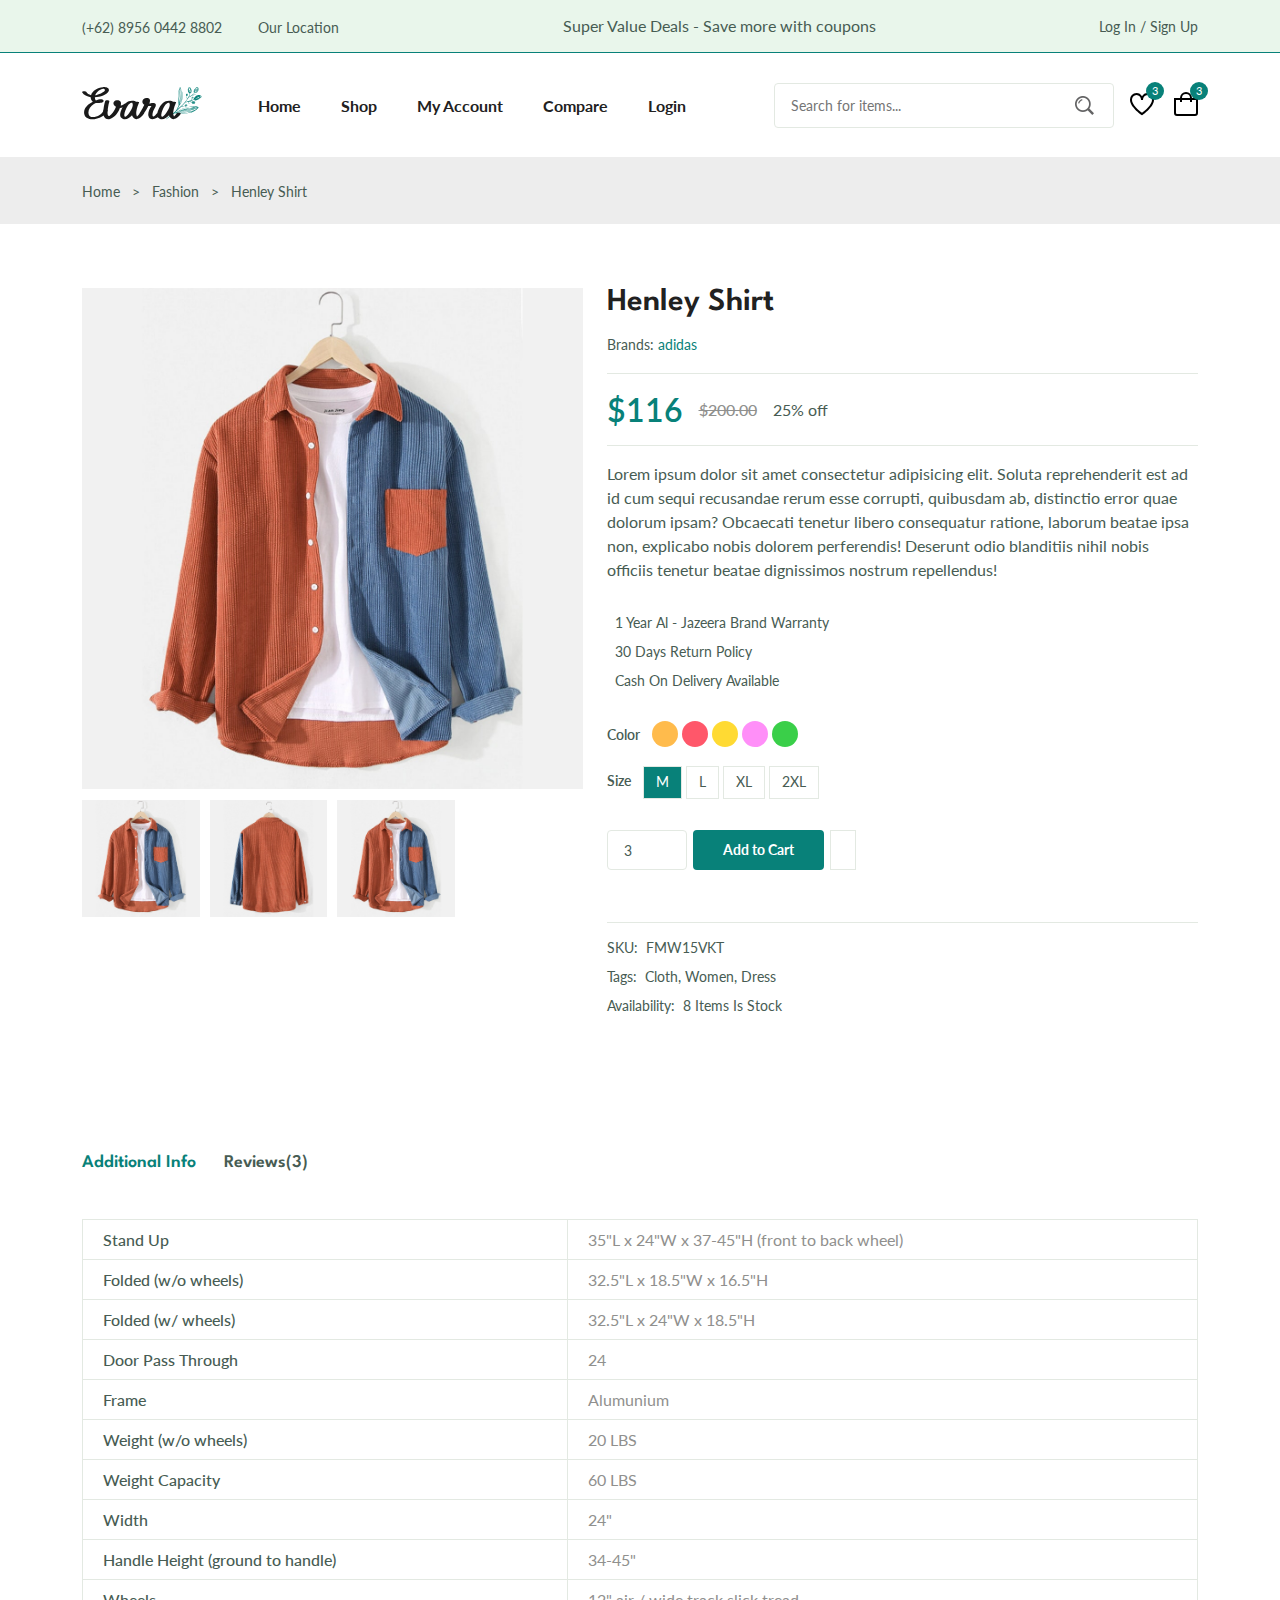
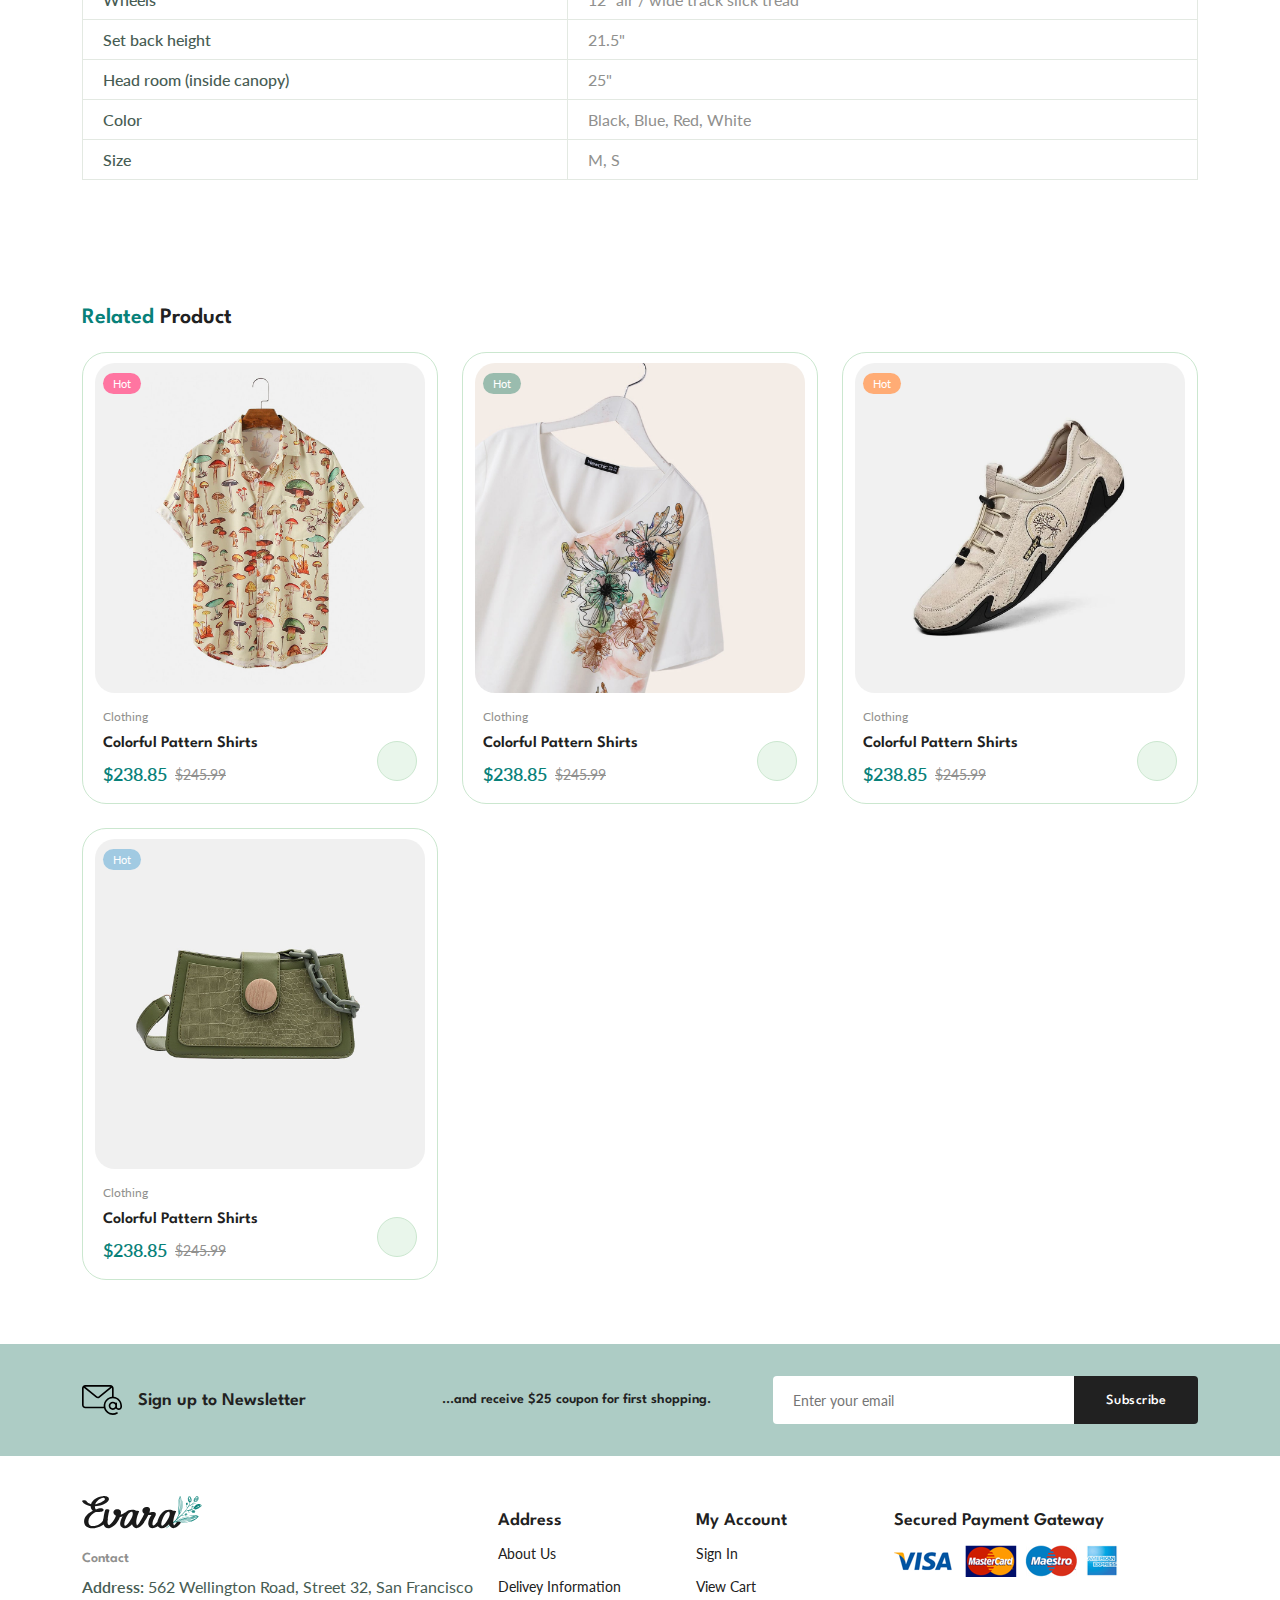
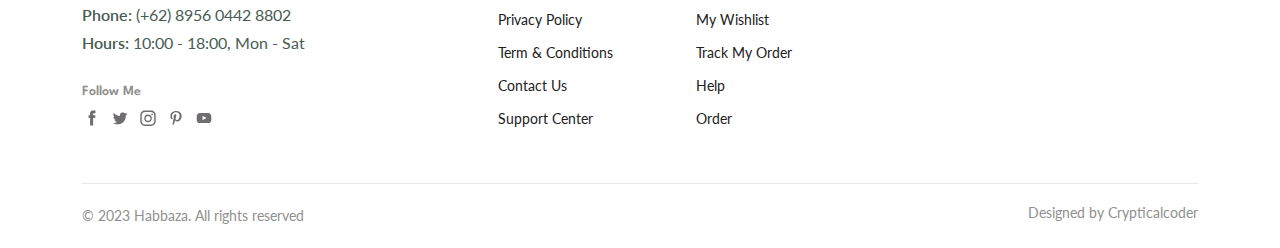
<file: details.html>
<!DOCTYPE html>
<html lang="en">

<head>
  <meta charset="UTF-8" />
  <meta name="viewport" content="width=device-width, initial-scale=1.0" />

  <!--=============== FLATICON ===============-->
  <link rel='stylesheet' href='https://cdn-uicons.flaticon.com/uicons-regular-straight/css/uicons-regular-straight.css'>

  <!--=============== SWIPER CSS ===============-->
  <link rel="stylesheet" href="https://cdn.jsdelivr.net/npm/swiper@10/swiper-bundle.min.css" />

  <!--=============== CSS ===============-->
  <link rel="stylesheet" href="assets/css/styles.css" />

  <title>E-Commerce Website | Details Page</title>
</head>

<body>
  <!--=============== HEADER ===============-->
  <header class="header">
    <div class="header__top">
      <div class="header__container container">
        <div class="header__contact">
          <span>(+62) 8956 0442 8802</span>

          <span> Our Location</span>
        </div>

        <p class="header__alrt-news">
          Super Value Deals - Save more with coupons
        </p>

        <a href="login-register.html" class="header__top-action">
          Log In / Sign Up
        </a>
      </div>
    </div>

    <nav class="nav container">
      <a href="index.html" class="nav__logo">
        <img src="assets/img/logo.svg" alt="" class="nav__logo-img">
      </a>

      <div class="nav__menu" id="nav-menu">
        <ul class="nav__list">
          <li class="nav__item">
            <a href="index.html" class="nav__link">Home</a>
          </li>

          <li class="nav__item">
            <a href="shop.html" class="nav__link">Shop</a>
          </li>

          <li class="nav__item">
            <a href="accounts.html" class="nav__link">My Account</a>
          </li>

          <li class="nav__item">
            <a href="compare.html" class="nav__link">Compare</a>
          </li>

          <li class="nav__item">
            <a href="login-register.html" class="nav__link">Login</a>
          </li>
        </ul>

        <div class="header__search">
          <input type="text" placeholder="Search for items..." class="form__input">

          <button class="search__btn">
            <img src="assets/img/search.png" alt="">
          </button>
        </div>
      </div>

      <div class="header__user-actions">
        <a href="wishlist.html" class="header__action-btn">
          <img src="assets/img/icon-heart.svg" alt="">
          <span class="count">3</span>
        </a>

        <a href="cart.html" class="header__action-btn">
          <img src="assets/img/icon-cart.svg" alt="">
          <span class="count">3</span>
        </a>
      </div>
    </nav>
  </header>

  <!--=============== MAIN ===============-->
  <main class="main">
    <!--=============== BREADCRUMB ===============-->
    <section class="breadcrumb">
      <ul class="breadcrumb__list flex container">
        <li><a href="index.html" class="breadcrumb__link">Home</a></li>
        <li><span class="breadcrumb__link">></span></li>
        <li><span class="breadcrumb__link">Fashion</span></li>
        <li><span class="breadcrumb__link">></span></li>
        <li><span class="breadcrumb__link">Henley Shirt</span></li>
      </ul>
    </section>

    <!--=============== DETAILS ===============-->
    <section class="details section--lg">
      <div class="details__container container grid">
        <div class="details__group">
          <img src="assets/img/product-8-1.jpg" alt="" class="details__img">

          <div class="details__small-images grid">
            <img src="assets/img/product-8-1.jpg" alt="" class="details__small-img">
            <img src="assets/img/product-8-2.jpg" alt="" class="details__small-img">
            <img src="assets/img/product-8-1.jpg" alt="" class="details__small-img">
          </div>
        </div>

        <div class="details__group">
          <h3 class="details__title">Henley Shirt</h3>
          <p class="details__brand">Brands: <span>adidas</span></p>

          <div class="details__price flex">
            <span class="new__price">$116</span>
            <span class="old__price">$200.00</span>
            <span class="save__price">25% off</span>
          </div>

          <p class="short__description">
            Lorem ipsum dolor sit amet consectetur adipisicing elit. Soluta reprehenderit est ad id cum sequi recusandae
            rerum esse corrupti, quibusdam ab, distinctio error quae dolorum ipsam? Obcaecati tenetur libero consequatur
            ratione, laborum beatae ipsa non, explicabo nobis dolorem perferendis! Deserunt odio blanditiis nihil nobis
            officiis tenetur beatae dignissimos nostrum repellendus!
          </p>

          <ul class="product__list">
            <li class="list__item flex">
              <i class="fi-rs-crown"></i> 1 Year Al - Jazeera Brand Warranty
            </li>

            <li class="list__item flex">
              <i class="fi-rs-refresh"></i> 30 Days Return Policy
            </li>

            <li class="list__item flex">
              <i class="fi-rs-credit-card"></i> Cash On Delivery Available
            </li>
          </ul>

          <div class="details__color flex">
            <span class="details__color-title">Color</span>

            <ul class="color__list">
              <li>
                <a href="#" class="color__link" style="background-color: hsl(37,100%,65%);"></a>
              </li>

              <li>
                <a href="#" class="color__link" style="background-color: hsl(353,100%,67%);"></a>
              </li>

              <li>
                <a href="#" class="color__link" style="background-color: hsl(49,100%,60%);"></a>
              </li>

              <li>
                <a href="#" class="color__link" style="background-color: hsl(304,100%,78%);"></a>
              </li>

              <li>
                <a href="#" class="color__link" style="background-color: hsl(126,61%,52%);"></a>
              </li>
            </ul>
          </div>

          <div class="details__size flex">
            <span class="details__size-title">Size</span>

            <ul class="size__list">
              <li>
                <a href="#" class="size__link size-active">M</a>
              </li>

              <li>
                <a href="#" class="size__link">L</a>
              </li>

              <li>
                <a href="#" class="size__link">XL</a>
              </li>

              <li>
                <a href="#" class="size__link">2XL</a>
              </li>
            </ul>
          </div>

          <div class="details__action">
            <input type="number" class="quantity" value="3">

            <a href="#" class="btn btn--sm">Add to Cart</a>

            <a href="#" class="details__action-btn">
              <i class="fi fi-rs-heart"></i>
            </a>
          </div>

          <ul class="details__meta">
            <li class="meta__list flex"><span>SKU:</span> FMW15VKT</li>
            <li class="meta__list flex"><span>Tags:</span> Cloth, Women, Dress</li>
            <li class="meta__list flex"><span>Availability:</span> 8 Items Is Stock</li>
          </ul>
        </div>
      </div>
    </section>

    <!--=============== DETAILS TAB ===============-->
    <section class="details__tab section--lg container">
      <div class="detail__tabs">
        <span class="detail__tab active-tab" data-target="#info">
          Additional Info
        </span>
        <span class="detail__tab" data-target="#reviews">Reviews(3)</span>
      </div>

      <div class="details__tabs-content">
        <div class="details__tab-content active-tab" content id="info">
          <table class="info__table">
            <tr>
              <th>Stand Up</th>
              <td>35"L x 24"W x 37-45"H (front to back wheel)</td>
            </tr>

            <tr>
              <th>Folded (w/o wheels)</th>
              <td>32.5"L x 18.5"W x 16.5"H</td>
            </tr>

            <tr>
              <th>Folded (w/ wheels)</th>
              <td>32.5"L x 24"W x 18.5"H</td>
            </tr>

            <tr>
              <th>Door Pass Through</th>
              <td>24</td>
            </tr>

            <tr>
              <th>Frame</th>
              <td>Alumunium</td>
            </tr>

            <tr>
              <th>Weight (w/o wheels)</th>
              <td>20 LBS</td>
            </tr>

            <tr>
              <th>Weight Capacity</th>
              <td>60 LBS</td>
            </tr>

            <tr>
              <th>Width</th>
              <td>24"</td>
            </tr>

            <tr>
              <th>Handle Height (ground to handle)</th>
              <td>34-45"</td>
            </tr>

            <tr>
              <th>Wheels</th>
              <td>12" air / wide track slick tread</td>
            </tr>

            <tr>
              <th>Set back height</th>
              <td>21.5"</td>
            </tr>

            <tr>
              <th>Head room (inside canopy)</th>
              <td>25"</td>
            </tr>

            <tr>
              <th>Color</th>
              <td>Black, Blue, Red, White</td>
            </tr>

            <tr>
              <th>Size</th>
              <td>M, S</td>
            </tr>
          </table>
        </div>

        <div class="details__tab-content" content id="reviews">
          <div class="reviews__container grid">
            <div class="review__single">
              <div>
                <img src="assets/img/avatar-1.jpg" alt="" class="review__img">
                <h4 class="review__title">Jacky Chan</h4>
              </div>

              <div class="review__data">
                <div class="review__rating">
                  <i class="fi fi-rs-star"></i>
                  <i class="fi fi-rs-star"></i>
                  <i class="fi fi-rs-star"></i>
                  <i class="fi fi-rs-star"></i>
                  <i class="fi fi-rs-star"></i>
                </div>

                <p class="review__description">
                  Thank you very fast shipping from Poland only 3 days.
                </p>

                <span class="review__date">
                  December 4, 2020 at 3:12 PM
                </span>
              </div>
            </div>

            <div class="review__single">
              <div>
                <img src="assets/img/avatar-2.jpg" alt="" class="review__img">
                <h4 class="review__title">Jacky Chan</h4>
              </div>

              <div class="review__data">
                <div class="review__rating">
                  <i class="fi fi-rs-star"></i>
                  <i class="fi fi-rs-star"></i>
                  <i class="fi fi-rs-star"></i>
                  <i class="fi fi-rs-star"></i>
                  <i class="fi fi-rs-star"></i>
                </div>

                <p class="review__description">
                  Great low price and works well.
                </p>

                <span class="review__date">
                  December 4, 2020 at 3:12 PM
                </span>
              </div>
            </div>

            <div class="review__single">
              <div>
                <img src="assets/img/avatar-3.jpg" alt="" class="review__img">
                <h4 class="review__title">Jacky Chan</h4>
              </div>

              <div class="review__data">
                <div class="review__rating">
                  <i class="fi fi-rs-star"></i>
                  <i class="fi fi-rs-star"></i>
                  <i class="fi fi-rs-star"></i>
                  <i class="fi fi-rs-star"></i>
                  <i class="fi fi-rs-star"></i>
                </div>

                <p class="review__description">
                  Authentic and Beautiful, Love these way more than expected. They are Great earphones
                </p>

                <span class="review__date">
                  December 4, 2020 at 3:12 PM
                </span>
              </div>
            </div>
          </div>

          <div class="review__form">
            <h4 class="review__form-title">
              Add a review
            </h4>

            <div class="rate__product">
              <i class="fi fi-rs-star"></i>
              <i class="fi fi-rs-star"></i>
              <i class="fi fi-rs-star"></i>
              <i class="fi fi-rs-star"></i>
              <i class="fi fi-rs-star"></i>
            </div>

            <form action="" class="form grid">
              <textarea class="form__input textarea" placeholder="Write Comment"></textarea>

              <div class="form__group grid">
                <input type="text" placeholder="Name" class="form__input">
                <input type="email" placeholder="Email" class="form__input">
              </div>

              <div class="form__btn">
                <button class="btn">Submit Review</button>
              </div>
            </form>
          </div>
        </div>
      </div>
    </section>

    <!--=============== PRODUCTS ===============-->
    <section class="products container section--lg">
      <h3 class="section__title"><span>Related</span> Product</h3>

      <div class="products__container grid">
        <div class="product__item">
          <div class="product__banner">
            <a href="details.html" class="product__images">
              <img src="assets/img/product-1-1.jpg" alt="" class="product__img default">

              <img src="assets/img/product-1-2.jpg" alt="" class="product__img hover">
            </a>

            <div class="product__actions">
              <a href="#" class="action__btn" aria-label="Quick View">
                <i class="fi fi-rs-eye"></i>
              </a>

              <a href="#" class="action__btn" aria-label="Add To Wishlist">
                <i class="fi fi-rs-heart"></i>
              </a>

              <a href="#" class="action__btn" aria-label="Compare">
                <i class="fi fi-rs-shuffle"></i>
              </a>
            </div>

            <div class="product__badge light-pink">Hot</div>
          </div>

          <div class="product__content">
            <span class="product__category">Clothing</span>

            <a href="details.html">
              <h3 class="product__title">Colorful Pattern Shirts</h3>
            </a>

            <div class="product__rating">
              <i class="fi fi-rs-star"></i>
              <i class="fi fi-rs-star"></i>
              <i class="fi fi-rs-star"></i>
              <i class="fi fi-rs-star"></i>
              <i class="fi fi-rs-star"></i>
            </div>

            <div class="product__price flex">
              <span class="new__price">$238.85</span>
              <span class="old__price">$245.99</span>
            </div>

            <a href="#" class="action__btn cart__btn" aria-label="Add To Cart">
              <i class="fi fi-rs-shopping-bag-add"></i>
            </a>
          </div>
        </div>

        <div class="product__item">
          <div class="product__banner">
            <a href="details.html" class="product__images">
              <img src="assets/img/product-12-1.jpg" alt="" class="product__img default">

              <img src="assets/img/product-12-2.jpg" alt="" class="product__img hover">
            </a>

            <div class="product__actions">
              <a href="#" class="action__btn" aria-label="Quick View">
                <i class="fi fi-rs-eye"></i>
              </a>

              <a href="#" class="action__btn" aria-label="Add To Wishlist">
                <i class="fi fi-rs-heart"></i>
              </a>

              <a href="#" class="action__btn" aria-label="Compare">
                <i class="fi fi-rs-shuffle"></i>
              </a>
            </div>

            <div class="product__badge light-green">Hot</div>
          </div>

          <div class="product__content">
            <span class="product__category">Clothing</span>

            <a href="details.html">
              <h3 class="product__title">Colorful Pattern Shirts</h3>
            </a>

            <div class="product__rating">
              <i class="fi fi-rs-star"></i>
              <i class="fi fi-rs-star"></i>
              <i class="fi fi-rs-star"></i>
              <i class="fi fi-rs-star"></i>
              <i class="fi fi-rs-star"></i>
            </div>

            <div class="product__price flex">
              <span class="new__price">$238.85</span>
              <span class="old__price">$245.99</span>
            </div>

            <a href="#" class="action__btn cart__btn" aria-label="Add To Cart">
              <i class="fi fi-rs-shopping-bag-add"></i>
            </a>
          </div>
        </div>

        <div class="product__item">
          <div class="product__banner">
            <a href="details.html" class="product__images">
              <img src="assets/img/product-3-1.jpg" alt="" class="product__img default">

              <img src="assets/img/product-3-2.jpg" alt="" class="product__img hover">
            </a>

            <div class="product__actions">
              <a href="#" class="action__btn" aria-label="Quick View">
                <i class="fi fi-rs-eye"></i>
              </a>

              <a href="#" class="action__btn" aria-label="Add To Wishlist">
                <i class="fi fi-rs-heart"></i>
              </a>

              <a href="#" class="action__btn" aria-label="Compare">
                <i class="fi fi-rs-shuffle"></i>
              </a>
            </div>

            <div class="product__badge light-orange">Hot</div>
          </div>

          <div class="product__content">
            <span class="product__category">Clothing</span>

            <a href="details.html">
              <h3 class="product__title">Colorful Pattern Shirts</h3>
            </a>

            <div class="product__rating">
              <i class="fi fi-rs-star"></i>
              <i class="fi fi-rs-star"></i>
              <i class="fi fi-rs-star"></i>
              <i class="fi fi-rs-star"></i>
              <i class="fi fi-rs-star"></i>
            </div>

            <div class="product__price flex">
              <span class="new__price">$238.85</span>
              <span class="old__price">$245.99</span>
            </div>

            <a href="#" class="action__btn cart__btn" aria-label="Add To Cart">
              <i class="fi fi-rs-shopping-bag-add"></i>
            </a>
          </div>
        </div>

        <div class="product__item">
          <div class="product__banner">
            <a href="details.html" class="product__images">
              <img src="assets/img/product-13-1.jpg" alt="" class="product__img default">

              <img src="assets/img/product-13-2.jpg" alt="" class="product__img hover">
            </a>

            <div class="product__actions">
              <a href="#" class="action__btn" aria-label="Quick View">
                <i class="fi fi-rs-eye"></i>
              </a>

              <a href="#" class="action__btn" aria-label="Add To Wishlist">
                <i class="fi fi-rs-heart"></i>
              </a>

              <a href="#" class="action__btn" aria-label="Compare">
                <i class="fi fi-rs-shuffle"></i>
              </a>
            </div>

            <div class="product__badge light-blue">Hot</div>
          </div>

          <div class="product__content">
            <span class="product__category">Clothing</span>

            <a href="details.html">
              <h3 class="product__title">Colorful Pattern Shirts</h3>
            </a>

            <div class="product__rating">
              <i class="fi fi-rs-star"></i>
              <i class="fi fi-rs-star"></i>
              <i class="fi fi-rs-star"></i>
              <i class="fi fi-rs-star"></i>
              <i class="fi fi-rs-star"></i>
            </div>

            <div class="product__price flex">
              <span class="new__price">$238.85</span>
              <span class="old__price">$245.99</span>
            </div>

            <a href="#" class="action__btn cart__btn" aria-label="Add To Cart">
              <i class="fi fi-rs-shopping-bag-add"></i>
            </a>
          </div>
        </div>
      </div>
    </section>

    <!--=============== NEWSLETTER ===============-->
    <section class="newsletter section">
      <div class="newsletter__container container grid">
        <h3 class="newsletter__title flex">
          <img src="assets/img/icon-email.svg" alt="" class="newsletter__icon">
          Sign up to Newsletter
        </h3>

        <p class="newsletter__description">
          ...and receive $25 coupon for first shopping.
        </p>

        <form action="" class="newsletter__form">
          <input type="text" placeholder="Enter your email" class="newsletter__input">
          <button type="submit" class="newsletter__btn">Subscribe</button>
        </form>
      </div>
    </section>
  </main>

  <!--=============== FOOTER ===============-->
  <footer class="footer container">
    <div class="footer__container grid">
      <div class="footer__content">
        <a href="index.html" class="footer__logo">
          <img src="assets/img/logo.svg" alt="" class="footer__logo-img">
        </a>

        <h4 class="footer__subtitle">Contact</h4>

        <p class="footer__description">
          <span>Address:</span> 562 Wellington Road, Street 32, San Francisco
        </p>

        <p class="footer__description">
          <span>Phone:</span> (+62) 8956 0442 8802
        </p>

        <p class="footer__description">
          <span>Hours:</span> 10:00 - 18:00, Mon - Sat
        </p>

        <div class="footer__social">
          <h4 class="footer__subtitle">Follow Me</h4>

          <div class="footer__social-links flex">
            <a href="">
              <img src="assets/img/icon-facebook.svg" alt="" class="footer__social-icon">
            </a>

            <a href="">
              <img src="assets/img/icon-twitter.svg" alt="" class="footer__social-icon">
            </a>

            <a href="">
              <img src="assets/img/icon-instagram.svg" alt="" class="footer__social-icon">
            </a>

            <a href="">
              <img src="assets/img/icon-pinterest.svg" alt="" class="footer__social-icon">
            </a>

            <a href="">
              <img src="assets/img/icon-youtube.svg" alt="" class="footer__social-icon">
            </a>
          </div>
        </div>
      </div>

      <div class="footer__content">
        <h3 class="footer__title">Address</h3>

        <ul class="footer__links">
          <li><a href="" class="footer__link">About Us</a></li>
          <li><a href="" class="footer__link">Delivey Information</a></li>
          <li><a href="" class="footer__link">Privacy Policy</a></li>
          <li><a href="" class="footer__link">Term & Conditions</a></li>
          <li><a href="" class="footer__link">Contact Us</a></li>
          <li><a href="" class="footer__link">Support Center</a></li>
        </ul>
      </div>

      <div class="footer__content">
        <h3 class="footer__title">My Account</h3>

        <ul class="footer__links">
          <li><a href="" class="footer__link">Sign In</a></li>
          <li><a href="" class="footer__link">View Cart</a></li>
          <li><a href="" class="footer__link">My Wishlist</a></li>
          <li><a href="" class="footer__link">Track My Order</a></li>
          <li><a href="" class="footer__link">Help</a></li>
          <li><a href="" class="footer__link">Order</a></li>
        </ul>
      </div>

      <div class="footer__content">
        <h3 class="footer__title">Secured Payment Gateway</h3>

        <img src="assets/img/payment-method.png" alt="" class="payment__img">
      </div>
    </div>

    <div class="footer__bottom">
      <p class="copyright">&copy; 2023 Habbaza. All rights reserved</p>
      <span class="designer">Designed by Crypticalcoder</span>
    </div>
  </footer>

  <!--=============== SWIPER JS ===============-->
  <script src="https://cdn.jsdelivr.net/npm/swiper@10/swiper-bundle.min.js"></script>

  <!--=============== MAIN JS ===============-->
  <script src="assets/js/main.js"></script>
</body>

</html>
</file>
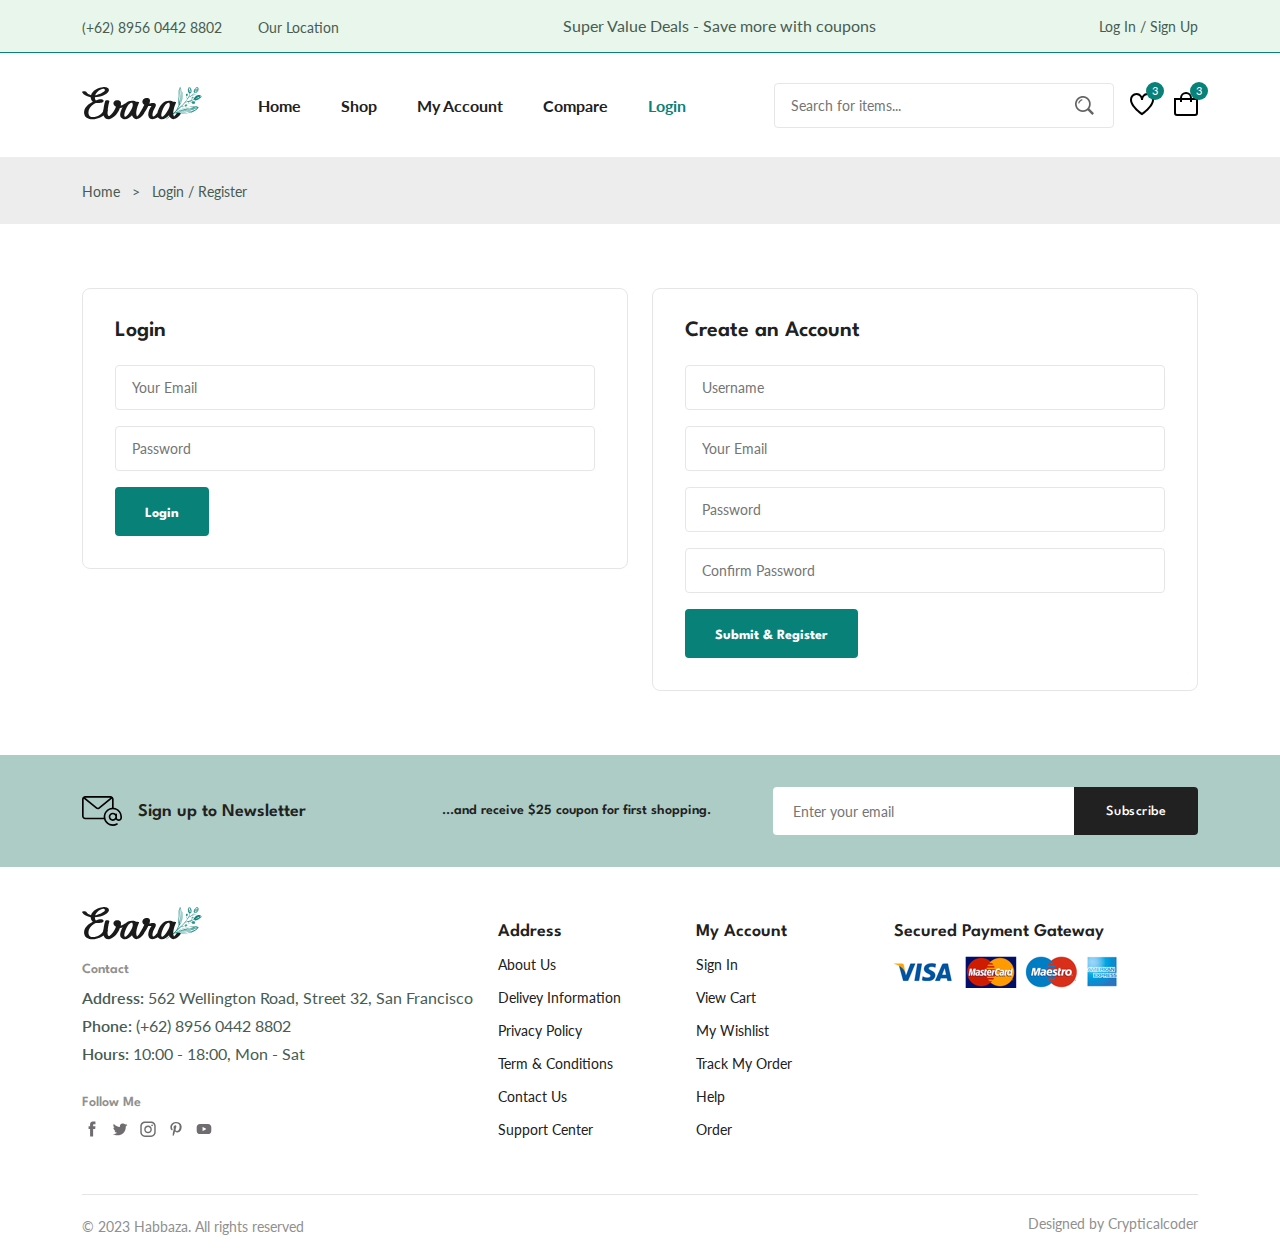
<file: login-register.html>
<!DOCTYPE html>
<html lang="en">

<head>
  <meta charset="UTF-8" />
  <meta name="viewport" content="width=device-width, initial-scale=1.0" />

  <!--=============== FLATICON ===============-->
  <link rel='stylesheet' href='https://cdn-uicons.flaticon.com/uicons-regular-straight/css/uicons-regular-straight.css'>

  <!--=============== SWIPER CSS ===============-->
  <link rel="stylesheet" href="https://cdn.jsdelivr.net/npm/swiper@10/swiper-bundle.min.css" />

  <!--=============== CSS ===============-->
  <link rel="stylesheet" href="assets/css/styles.css" />

  <title>E-Commerce Website | Login / Register Page</title>
</head>

<body>
  <!--=============== HEADER ===============-->
  <header class="header">
    <div class="header__top">
      <div class="header__container container">
        <div class="header__contact">
          <span>(+62) 8956 0442 8802</span>

          <span> Our Location</span>
        </div>

        <p class="header__alrt-news">
          Super Value Deals - Save more with coupons
        </p>

        <a href="login-register.html" class="header__top-action">
          Log In / Sign Up
        </a>
      </div>
    </div>

    <nav class="nav container">
      <a href="index.html" class="nav__logo">
        <img src="assets/img/logo.svg" alt="" class="nav__logo-img">
      </a>

      <div class="nav__menu" id="nav-menu">
        <ul class="nav__list">
          <li class="nav__item">
            <a href="index.html" class="nav__link">Home</a>
          </li>

          <li class="nav__item">
            <a href="shop.html" class="nav__link">Shop</a>
          </li>

          <li class="nav__item">
            <a href="accounts.html" class="nav__link">My Account</a>
          </li>

          <li class="nav__item">
            <a href="compare.html" class="nav__link">Compare</a>
          </li>

          <li class="nav__item">
            <a href="login-register.html" class="nav__link active-link">Login</a>
          </li>
        </ul>

        <div class="header__search">
          <input type="text" placeholder="Search for items..." class="form__input">

          <button class="search__btn">
            <img src="assets/img/search.png" alt="">
          </button>
        </div>
      </div>

      <div class="header__user-actions">
        <a href="wishlist.html" class="header__action-btn">
          <img src="assets/img/icon-heart.svg" alt="">
          <span class="count">3</span>
        </a>

        <a href="cart.html" class="header__action-btn">
          <img src="assets/img/icon-cart.svg" alt="">
          <span class="count">3</span>
        </a>
      </div>
    </nav>
  </header>

  <!--=============== MAIN ===============-->
  <main class="main">
    <!--=============== BREADCRUMB ===============-->
    <section class="breadcrumb">
      <ul class="breadcrumb__list flex container">
        <li><a href="index.html" class="breadcrumb__link">Home</a></li>
        <li><span class="breadcrumb__link">></span></li>
        <li><span class="breadcrumb__link">Login / Register</span></li>
      </ul>
    </section>

    <!--=============== LOGIN-REGISTER ===============-->
    <section class="login-register section--lg">
      <div class="login-register__container container grid">
        <div class="login">
          <h3 class="section__title">Login</h3>

          <form action="" class="form grid">
            <input type="email" placeholder="Your Email" class="form__input">
            <input type="password" placeholder="Password" class="form__input">

            <div class="form__btn">
              <button class="btn">Login</button>
            </div>
          </form>
        </div>

        <div class="register">
          <h3 class="section__title">Create an Account</h3>

          <form action="" class="form grid">
            <input type="text" placeholder="Username" class="form__input">
            <input type="email" placeholder="Your Email" class="form__input">
            <input type="password" placeholder="Password" class="form__input">
            <input type="password" placeholder="Confirm Password" class="form__input">

            <div class="form__btn">
              <button class="btn">Submit & Register</button>
            </div>
          </form>
        </div>
      </div>
    </section>

    <!--=============== NEWSLETTER ===============-->
    <section class="newsletter section">
      <div class="newsletter__container container grid">
        <h3 class="newsletter__title flex">
          <img src="assets/img/icon-email.svg" alt="" class="newsletter__icon">
          Sign up to Newsletter
        </h3>

        <p class="newsletter__description">
          ...and receive $25 coupon for first shopping.
        </p>

        <form action="" class="newsletter__form">
          <input type="text" placeholder="Enter your email" class="newsletter__input">
          <button type="submit" class="newsletter__btn">Subscribe</button>
        </form>
      </div>
    </section>
  </main>

  <!--=============== FOOTER ===============-->
  <footer class="footer container">
    <div class="footer__container grid">
      <div class="footer__content">
        <a href="index.html" class="footer__logo">
          <img src="assets/img/logo.svg" alt="" class="footer__logo-img">
        </a>

        <h4 class="footer__subtitle">Contact</h4>

        <p class="footer__description">
          <span>Address:</span> 562 Wellington Road, Street 32, San Francisco
        </p>

        <p class="footer__description">
          <span>Phone:</span> (+62) 8956 0442 8802
        </p>

        <p class="footer__description">
          <span>Hours:</span> 10:00 - 18:00, Mon - Sat
        </p>

        <div class="footer__social">
          <h4 class="footer__subtitle">Follow Me</h4>

          <div class="footer__social-links flex">
            <a href="">
              <img src="assets/img/icon-facebook.svg" alt="" class="footer__social-icon">
            </a>

            <a href="">
              <img src="assets/img/icon-twitter.svg" alt="" class="footer__social-icon">
            </a>

            <a href="">
              <img src="assets/img/icon-instagram.svg" alt="" class="footer__social-icon">
            </a>

            <a href="">
              <img src="assets/img/icon-pinterest.svg" alt="" class="footer__social-icon">
            </a>

            <a href="">
              <img src="assets/img/icon-youtube.svg" alt="" class="footer__social-icon">
            </a>
          </div>
        </div>
      </div>

      <div class="footer__content">
        <h3 class="footer__title">Address</h3>

        <ul class="footer__links">
          <li><a href="" class="footer__link">About Us</a></li>
          <li><a href="" class="footer__link">Delivey Information</a></li>
          <li><a href="" class="footer__link">Privacy Policy</a></li>
          <li><a href="" class="footer__link">Term & Conditions</a></li>
          <li><a href="" class="footer__link">Contact Us</a></li>
          <li><a href="" class="footer__link">Support Center</a></li>
        </ul>
      </div>

      <div class="footer__content">
        <h3 class="footer__title">My Account</h3>

        <ul class="footer__links">
          <li><a href="" class="footer__link">Sign In</a></li>
          <li><a href="" class="footer__link">View Cart</a></li>
          <li><a href="" class="footer__link">My Wishlist</a></li>
          <li><a href="" class="footer__link">Track My Order</a></li>
          <li><a href="" class="footer__link">Help</a></li>
          <li><a href="" class="footer__link">Order</a></li>
        </ul>
      </div>

      <div class="footer__content">
        <h3 class="footer__title">Secured Payment Gateway</h3>

        <img src="assets/img/payment-method.png" alt="" class="payment__img">
      </div>
    </div>

    <div class="footer__bottom">
      <p class="copyright">&copy; 2023 Habbaza. All rights reserved</p>
      <span class="designer">Designed by Crypticalcoder</span>
    </div>
  </footer>

  <!--=============== SWIPER JS ===============-->
  <script src="https://cdn.jsdelivr.net/npm/swiper@10/swiper-bundle.min.js"></script>

  <!--=============== MAIN JS ===============-->
  <script src="assets/js/main.js"></script>
</body>

</html>
</file>
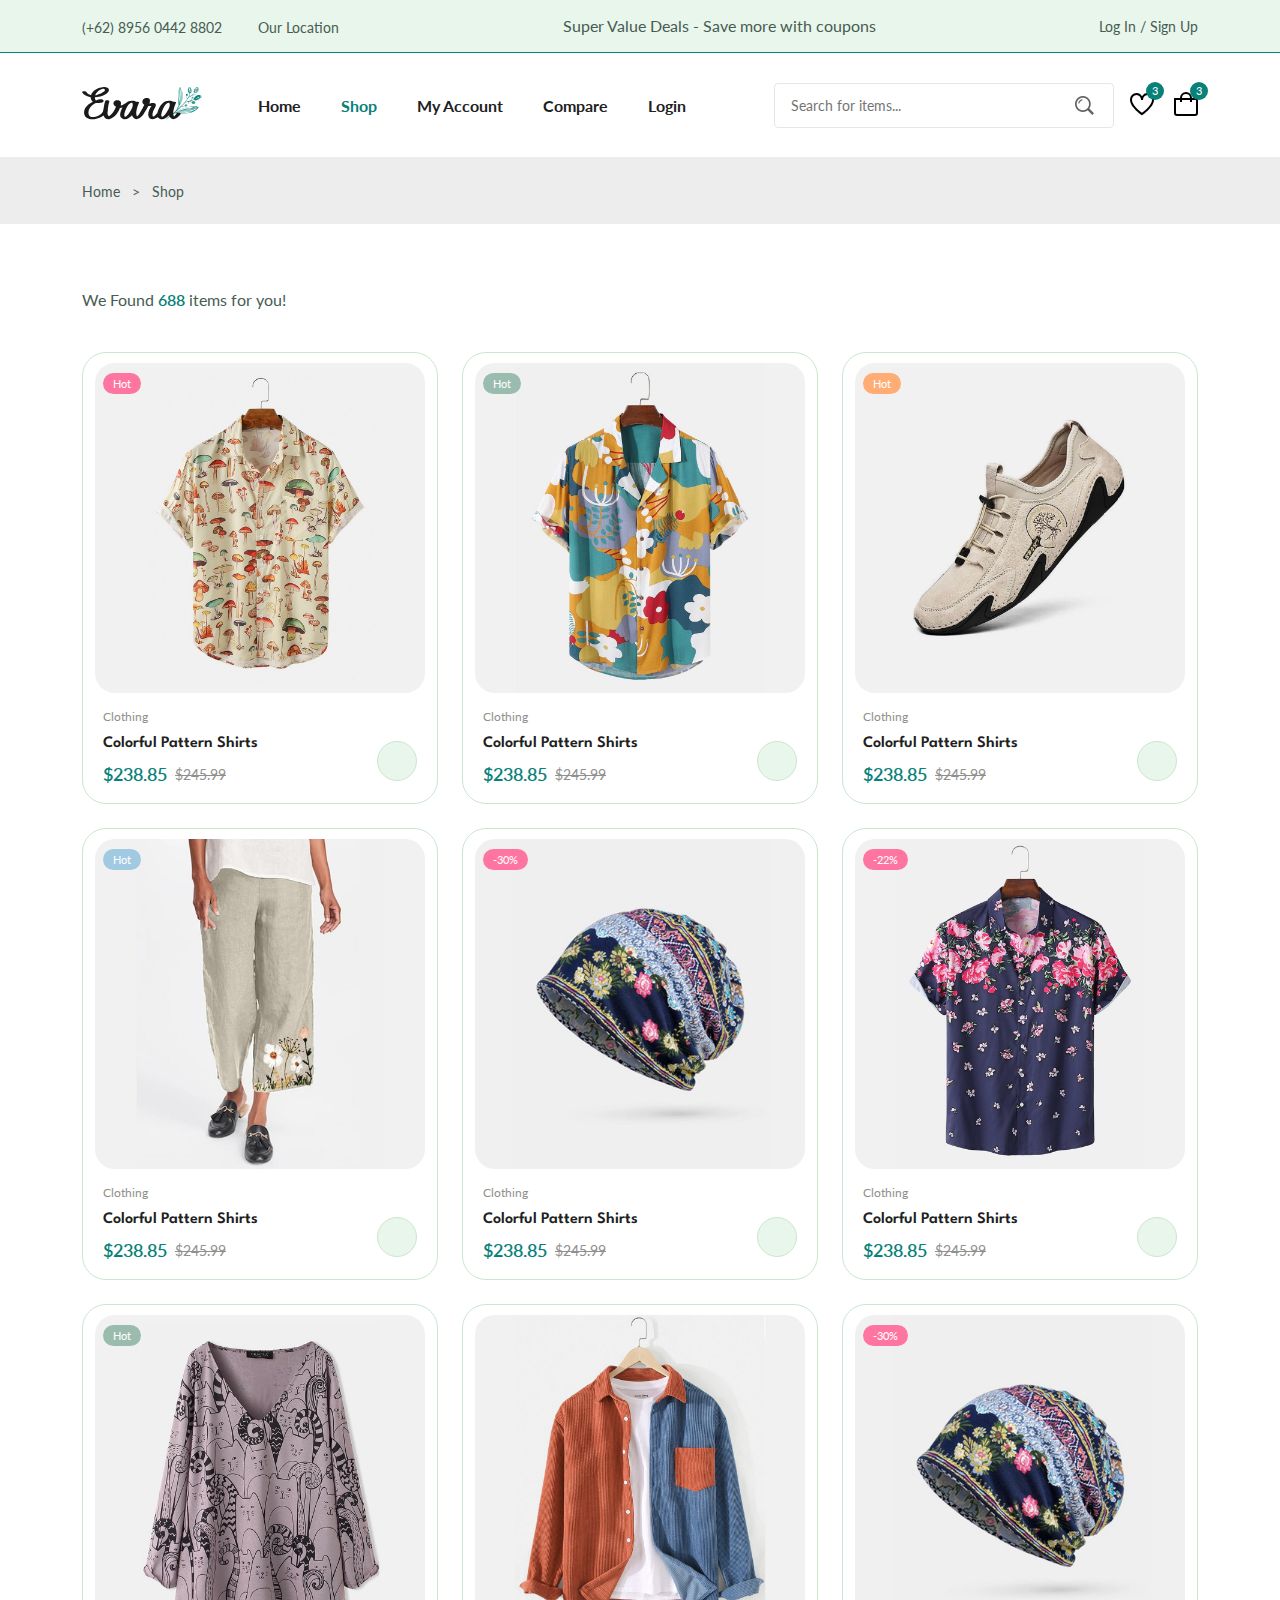
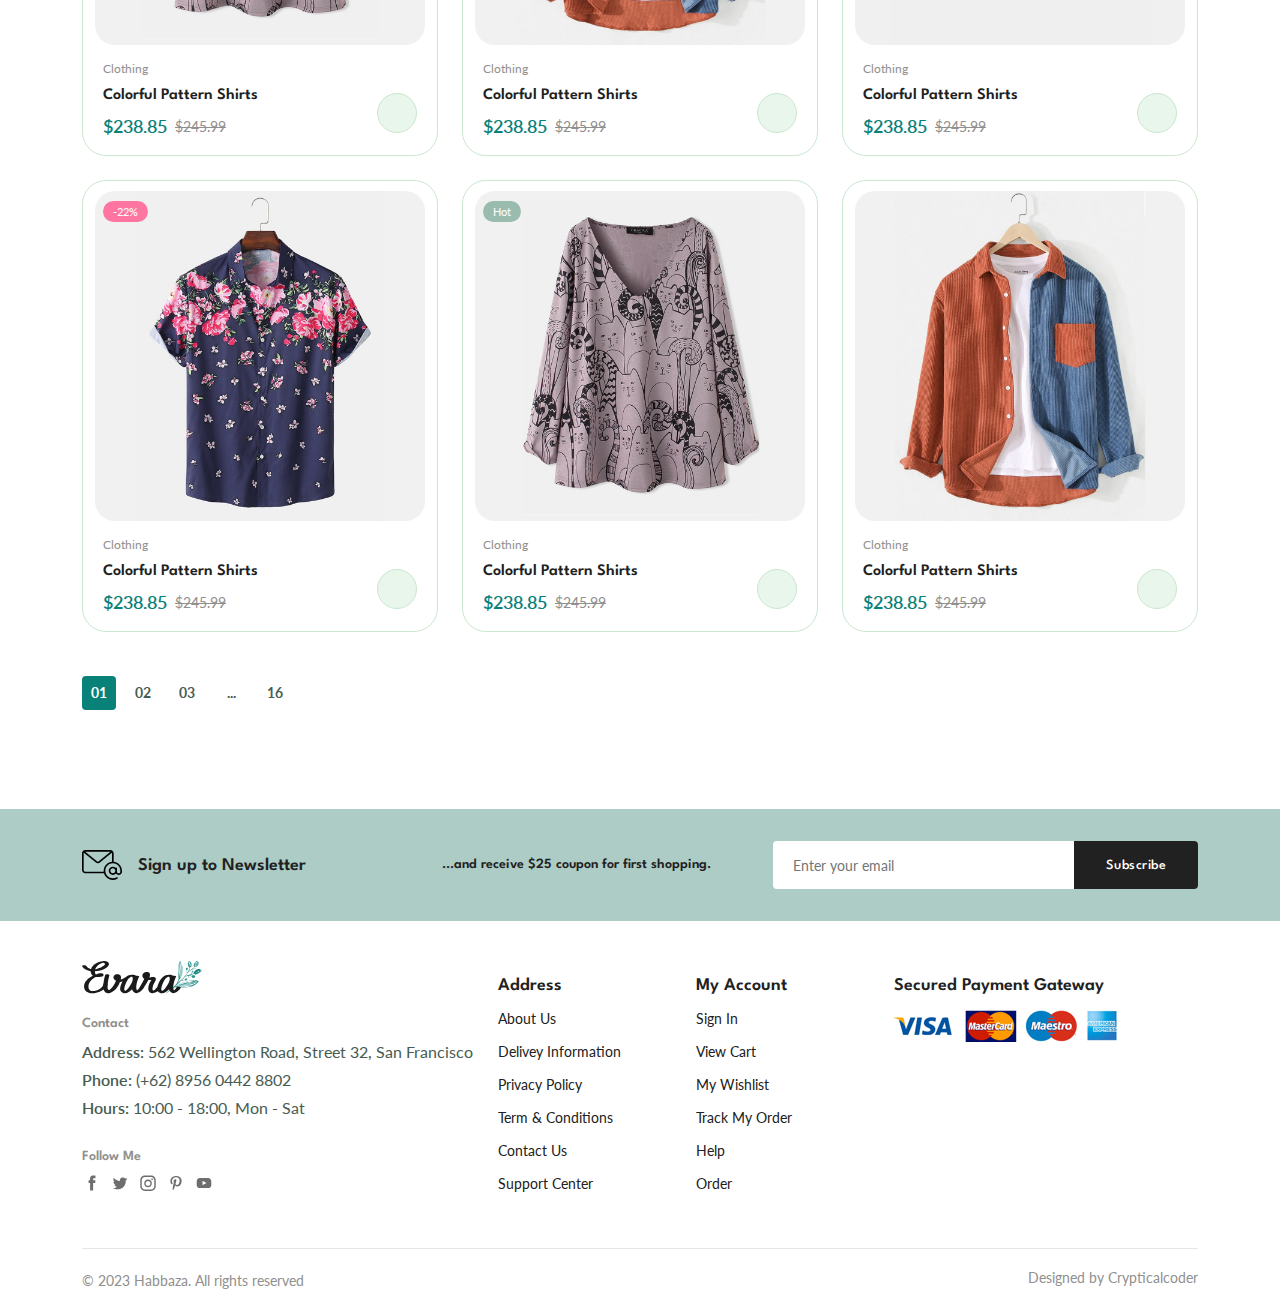
<file: shop.html>
<!DOCTYPE html>
<html lang="en">

<head>
  <meta charset="UTF-8" />
  <meta name="viewport" content="width=device-width, initial-scale=1.0" />

  <!--=============== FLATICON ===============-->
  <link rel='stylesheet' href='https://cdn-uicons.flaticon.com/uicons-regular-straight/css/uicons-regular-straight.css'>

  <!--=============== SWIPER CSS ===============-->
  <link rel="stylesheet" href="https://cdn.jsdelivr.net/npm/swiper@10/swiper-bundle.min.css" />

  <!--=============== CSS ===============-->
  <link rel="stylesheet" href="assets/css/styles.css" />

  <title>E-Commerce Website | Shop Page</title>
</head>

<body>
  <!--=============== HEADER ===============-->
  <header class="header">
    <div class="header__top">
      <div class="header__container container">
        <div class="header__contact">
          <span>(+62) 8956 0442 8802</span>

          <span> Our Location</span>
        </div>

        <p class="header__alrt-news">
          Super Value Deals - Save more with coupons
        </p>

        <a href="login-register.html" class="header__top-action">
          Log In / Sign Up
        </a>
      </div>
    </div>

    <nav class="nav container">
      <a href="index.html" class="nav__logo">
        <img src="assets/img/logo.svg" alt="" class="nav__logo-img">
      </a>

      <div class="nav__menu" id="nav-menu">
        <ul class="nav__list">
          <li class="nav__item">
            <a href="index.html" class="nav__link">Home</a>
          </li>

          <li class="nav__item">
            <a href="shop.html" class="nav__link active-link">Shop</a>
          </li>

          <li class="nav__item">
            <a href="accounts.html" class="nav__link">My Account</a>
          </li>

          <li class="nav__item">
            <a href="compare.html" class="nav__link">Compare</a>
          </li>

          <li class="nav__item">
            <a href="login-register.html" class="nav__link">Login</a>
          </li>
        </ul>

        <div class="header__search">
          <input type="text" placeholder="Search for items..." class="form__input">

          <button class="search__btn">
            <img src="assets/img/search.png" alt="">
          </button>
        </div>
      </div>

      <div class="header__user-actions">
        <a href="wishlist.html" class="header__action-btn">
          <img src="assets/img/icon-heart.svg" alt="">
          <span class="count">3</span>
        </a>

        <a href="cart.html" class="header__action-btn">
          <img src="assets/img/icon-cart.svg" alt="">
          <span class="count">3</span>
        </a>
      </div>
    </nav>
  </header>

  <!--=============== MAIN ===============-->
  <main class="main">
    <!--=============== BREADCRUMB ===============-->
    <section class="breadcrumb">
      <ul class="breadcrumb__list flex container">
        <li><a href="index.html" class="breadcrumb__link">Home</a></li>
        <li><span class="breadcrumb__link">></span></li>
        <li><span class="breadcrumb__link">Shop</span></li>
      </ul>
    </section>

    <!--=============== PRODUCTS ===============-->
    <section class="products section--lg container">
      <p class="total__products">We Found <span>688</span> items for you!</p>

      <div class="products__container grid">
        <div class="product__item">
          <div class="product__banner">
            <a href="details.html" class="product__images">
              <img src="assets/img/product-1-1.jpg" alt="" class="product__img default">

              <img src="assets/img/product-1-2.jpg" alt="" class="product__img hover">
            </a>

            <div class="product__actions">
              <a href="#" class="action__btn" aria-label="Quick View">
                <i class="fi fi-rs-eye"></i>
              </a>

              <a href="#" class="action__btn" aria-label="Add To Wishlist">
                <i class="fi fi-rs-heart"></i>
              </a>

              <a href="#" class="action__btn" aria-label="Compare">
                <i class="fi fi-rs-shuffle"></i>
              </a>
            </div>

            <div class="product__badge light-pink">Hot</div>
          </div>

          <div class="product__content">
            <span class="product__category">Clothing</span>

            <a href="details.html">
              <h3 class="product__title">Colorful Pattern Shirts</h3>
            </a>

            <div class="product__rating">
              <i class="fi fi-rs-star"></i>
              <i class="fi fi-rs-star"></i>
              <i class="fi fi-rs-star"></i>
              <i class="fi fi-rs-star"></i>
              <i class="fi fi-rs-star"></i>
            </div>

            <div class="product__price flex">
              <span class="new__price">$238.85</span>
              <span class="old__price">$245.99</span>
            </div>

            <a href="#" class="action__btn cart__btn" aria-label="Add To Cart">
              <i class="fi fi-rs-shopping-bag-add"></i>
            </a>
          </div>
        </div>

        <div class="product__item">
          <div class="product__banner">
            <a href="details.html" class="product__images">
              <img src="assets/img/product-2-1.jpg" alt="" class="product__img default">

              <img src="assets/img/product-2-2.jpg" alt="" class="product__img hover">
            </a>

            <div class="product__actions">
              <a href="#" class="action__btn" aria-label="Quick View">
                <i class="fi fi-rs-eye"></i>
              </a>

              <a href="#" class="action__btn" aria-label="Add To Wishlist">
                <i class="fi fi-rs-heart"></i>
              </a>

              <a href="#" class="action__btn" aria-label="Compare">
                <i class="fi fi-rs-shuffle"></i>
              </a>
            </div>

            <div class="product__badge light-green">Hot</div>
          </div>

          <div class="product__content">
            <span class="product__category">Clothing</span>

            <a href="details.html">
              <h3 class="product__title">Colorful Pattern Shirts</h3>
            </a>

            <div class="product__rating">
              <i class="fi fi-rs-star"></i>
              <i class="fi fi-rs-star"></i>
              <i class="fi fi-rs-star"></i>
              <i class="fi fi-rs-star"></i>
              <i class="fi fi-rs-star"></i>
            </div>

            <div class="product__price flex">
              <span class="new__price">$238.85</span>
              <span class="old__price">$245.99</span>
            </div>

            <a href="#" class="action__btn cart__btn" aria-label="Add To Cart">
              <i class="fi fi-rs-shopping-bag-add"></i>
            </a>
          </div>
        </div>

        <div class="product__item">
          <div class="product__banner">
            <a href="details.html" class="product__images">
              <img src="assets/img/product-3-1.jpg" alt="" class="product__img default">

              <img src="assets/img/product-3-2.jpg" alt="" class="product__img hover">
            </a>

            <div class="product__actions">
              <a href="#" class="action__btn" aria-label="Quick View">
                <i class="fi fi-rs-eye"></i>
              </a>

              <a href="#" class="action__btn" aria-label="Add To Wishlist">
                <i class="fi fi-rs-heart"></i>
              </a>

              <a href="#" class="action__btn" aria-label="Compare">
                <i class="fi fi-rs-shuffle"></i>
              </a>
            </div>

            <div class="product__badge light-orange">Hot</div>
          </div>

          <div class="product__content">
            <span class="product__category">Clothing</span>

            <a href="details.html">
              <h3 class="product__title">Colorful Pattern Shirts</h3>
            </a>

            <div class="product__rating">
              <i class="fi fi-rs-star"></i>
              <i class="fi fi-rs-star"></i>
              <i class="fi fi-rs-star"></i>
              <i class="fi fi-rs-star"></i>
              <i class="fi fi-rs-star"></i>
            </div>

            <div class="product__price flex">
              <span class="new__price">$238.85</span>
              <span class="old__price">$245.99</span>
            </div>

            <a href="#" class="action__btn cart__btn" aria-label="Add To Cart">
              <i class="fi fi-rs-shopping-bag-add"></i>
            </a>
          </div>
        </div>

        <div class="product__item">
          <div class="product__banner">
            <a href="details.html" class="product__images">
              <img src="assets/img/product-4-1.jpg" alt="" class="product__img default">

              <img src="assets/img/product-4-2.jpg" alt="" class="product__img hover">
            </a>

            <div class="product__actions">
              <a href="#" class="action__btn" aria-label="Quick View">
                <i class="fi fi-rs-eye"></i>
              </a>

              <a href="#" class="action__btn" aria-label="Add To Wishlist">
                <i class="fi fi-rs-heart"></i>
              </a>

              <a href="#" class="action__btn" aria-label="Compare">
                <i class="fi fi-rs-shuffle"></i>
              </a>
            </div>

            <div class="product__badge light-blue">Hot</div>
          </div>

          <div class="product__content">
            <span class="product__category">Clothing</span>

            <a href="details.html">
              <h3 class="product__title">Colorful Pattern Shirts</h3>
            </a>

            <div class="product__rating">
              <i class="fi fi-rs-star"></i>
              <i class="fi fi-rs-star"></i>
              <i class="fi fi-rs-star"></i>
              <i class="fi fi-rs-star"></i>
              <i class="fi fi-rs-star"></i>
            </div>

            <div class="product__price flex">
              <span class="new__price">$238.85</span>
              <span class="old__price">$245.99</span>
            </div>

            <a href="#" class="action__btn cart__btn" aria-label="Add To Cart">
              <i class="fi fi-rs-shopping-bag-add"></i>
            </a>
          </div>
        </div>

        <div class="product__item">
          <div class="product__banner">
            <a href="details.html" class="product__images">
              <img src="assets/img/product-5-1.jpg" alt="" class="product__img default">

              <img src="assets/img/product-5-2.jpg" alt="" class="product__img hover">
            </a>

            <div class="product__actions">
              <a href="#" class="action__btn" aria-label="Quick View">
                <i class="fi fi-rs-eye"></i>
              </a>

              <a href="#" class="action__btn" aria-label="Add To Wishlist">
                <i class="fi fi-rs-heart"></i>
              </a>

              <a href="#" class="action__btn" aria-label="Compare">
                <i class="fi fi-rs-shuffle"></i>
              </a>
            </div>

            <div class="product__badge light-pink">-30%</div>
          </div>

          <div class="product__content">
            <span class="product__category">Clothing</span>

            <a href="details.html">
              <h3 class="product__title">Colorful Pattern Shirts</h3>
            </a>

            <div class="product__rating">
              <i class="fi fi-rs-star"></i>
              <i class="fi fi-rs-star"></i>
              <i class="fi fi-rs-star"></i>
              <i class="fi fi-rs-star"></i>
              <i class="fi fi-rs-star"></i>
            </div>

            <div class="product__price flex">
              <span class="new__price">$238.85</span>
              <span class="old__price">$245.99</span>
            </div>

            <a href="#" class="action__btn cart__btn" aria-label="Add To Cart">
              <i class="fi fi-rs-shopping-bag-add"></i>
            </a>
          </div>
        </div>

        <div class="product__item">
          <div class="product__banner">
            <a href="details.html" class="product__images">
              <img src="assets/img/product-6-1.jpg" alt="" class="product__img default">

              <img src="assets/img/product-6-2.jpg" alt="" class="product__img hover">
            </a>

            <div class="product__actions">
              <a href="#" class="action__btn" aria-label="Quick View">
                <i class="fi fi-rs-eye"></i>
              </a>

              <a href="#" class="action__btn" aria-label="Add To Wishlist">
                <i class="fi fi-rs-heart"></i>
              </a>

              <a href="#" class="action__btn" aria-label="Compare">
                <i class="fi fi-rs-shuffle"></i>
              </a>
            </div>

            <div class="product__badge light-pink">-22%</div>
          </div>

          <div class="product__content">
            <span class="product__category">Clothing</span>

            <a href="details.html">
              <h3 class="product__title">Colorful Pattern Shirts</h3>
            </a>

            <div class="product__rating">
              <i class="fi fi-rs-star"></i>
              <i class="fi fi-rs-star"></i>
              <i class="fi fi-rs-star"></i>
              <i class="fi fi-rs-star"></i>
              <i class="fi fi-rs-star"></i>
            </div>

            <div class="product__price flex">
              <span class="new__price">$238.85</span>
              <span class="old__price">$245.99</span>
            </div>

            <a href="#" class="action__btn cart__btn" aria-label="Add To Cart">
              <i class="fi fi-rs-shopping-bag-add"></i>
            </a>
          </div>
        </div>

        <div class="product__item">
          <div class="product__banner">
            <a href="details.html" class="product__images">
              <img src="assets/img/product-7-1.jpg" alt="" class="product__img default">

              <img src="assets/img/product-7-2.jpg" alt="" class="product__img hover">
            </a>

            <div class="product__actions">
              <a href="#" class="action__btn" aria-label="Quick View">
                <i class="fi fi-rs-eye"></i>
              </a>

              <a href="#" class="action__btn" aria-label="Add To Wishlist">
                <i class="fi fi-rs-heart"></i>
              </a>

              <a href="#" class="action__btn" aria-label="Compare">
                <i class="fi fi-rs-shuffle"></i>
              </a>
            </div>

            <div class="product__badge light-green">Hot</div>
          </div>

          <div class="product__content">
            <span class="product__category">Clothing</span>

            <a href="details.html">
              <h3 class="product__title">Colorful Pattern Shirts</h3>
            </a>

            <div class="product__rating">
              <i class="fi fi-rs-star"></i>
              <i class="fi fi-rs-star"></i>
              <i class="fi fi-rs-star"></i>
              <i class="fi fi-rs-star"></i>
              <i class="fi fi-rs-star"></i>
            </div>

            <div class="product__price flex">
              <span class="new__price">$238.85</span>
              <span class="old__price">$245.99</span>
            </div>

            <a href="#" class="action__btn cart__btn" aria-label="Add To Cart">
              <i class="fi fi-rs-shopping-bag-add"></i>
            </a>
          </div>
        </div>

        <div class="product__item">
          <div class="product__banner">
            <a href="details.html" class="product__images">
              <img src="assets/img/product-8-1.jpg" alt="" class="product__img default">

              <img src="assets/img/product-8-2.jpg" alt="" class="product__img hover">
            </a>

            <div class="product__actions">
              <a href="#" class="action__btn" aria-label="Quick View">
                <i class="fi fi-rs-eye"></i>
              </a>

              <a href="#" class="action__btn" aria-label="Add To Wishlist">
                <i class="fi fi-rs-heart"></i>
              </a>

              <a href="#" class="action__btn" aria-label="Compare">
                <i class="fi fi-rs-shuffle"></i>
              </a>
            </div>
          </div>

          <div class="product__content">
            <span class="product__category">Clothing</span>

            <a href="details.html">
              <h3 class="product__title">Colorful Pattern Shirts</h3>
            </a>

            <div class="product__rating">
              <i class="fi fi-rs-star"></i>
              <i class="fi fi-rs-star"></i>
              <i class="fi fi-rs-star"></i>
              <i class="fi fi-rs-star"></i>
              <i class="fi fi-rs-star"></i>
            </div>

            <div class="product__price flex">
              <span class="new__price">$238.85</span>
              <span class="old__price">$245.99</span>
            </div>

            <a href="#" class="action__btn cart__btn" aria-label="Add To Cart">
              <i class="fi fi-rs-shopping-bag-add"></i>
            </a>
          </div>
        </div>

        <div class="product__item">
          <div class="product__banner">
            <a href="details.html" class="product__images">
              <img src="assets/img/product-5-1.jpg" alt="" class="product__img default">

              <img src="assets/img/product-5-2.jpg" alt="" class="product__img hover">
            </a>

            <div class="product__actions">
              <a href="#" class="action__btn" aria-label="Quick View">
                <i class="fi fi-rs-eye"></i>
              </a>

              <a href="#" class="action__btn" aria-label="Add To Wishlist">
                <i class="fi fi-rs-heart"></i>
              </a>

              <a href="#" class="action__btn" aria-label="Compare">
                <i class="fi fi-rs-shuffle"></i>
              </a>
            </div>

            <div class="product__badge light-pink">-30%</div>
          </div>

          <div class="product__content">
            <span class="product__category">Clothing</span>

            <a href="details.html">
              <h3 class="product__title">Colorful Pattern Shirts</h3>
            </a>

            <div class="product__rating">
              <i class="fi fi-rs-star"></i>
              <i class="fi fi-rs-star"></i>
              <i class="fi fi-rs-star"></i>
              <i class="fi fi-rs-star"></i>
              <i class="fi fi-rs-star"></i>
            </div>

            <div class="product__price flex">
              <span class="new__price">$238.85</span>
              <span class="old__price">$245.99</span>
            </div>

            <a href="#" class="action__btn cart__btn" aria-label="Add To Cart">
              <i class="fi fi-rs-shopping-bag-add"></i>
            </a>
          </div>
        </div>

        <div class="product__item">
          <div class="product__banner">
            <a href="details.html" class="product__images">
              <img src="assets/img/product-6-1.jpg" alt="" class="product__img default">

              <img src="assets/img/product-6-2.jpg" alt="" class="product__img hover">
            </a>

            <div class="product__actions">
              <a href="#" class="action__btn" aria-label="Quick View">
                <i class="fi fi-rs-eye"></i>
              </a>

              <a href="#" class="action__btn" aria-label="Add To Wishlist">
                <i class="fi fi-rs-heart"></i>
              </a>

              <a href="#" class="action__btn" aria-label="Compare">
                <i class="fi fi-rs-shuffle"></i>
              </a>
            </div>

            <div class="product__badge light-pink">-22%</div>
          </div>

          <div class="product__content">
            <span class="product__category">Clothing</span>

            <a href="details.html">
              <h3 class="product__title">Colorful Pattern Shirts</h3>
            </a>

            <div class="product__rating">
              <i class="fi fi-rs-star"></i>
              <i class="fi fi-rs-star"></i>
              <i class="fi fi-rs-star"></i>
              <i class="fi fi-rs-star"></i>
              <i class="fi fi-rs-star"></i>
            </div>

            <div class="product__price flex">
              <span class="new__price">$238.85</span>
              <span class="old__price">$245.99</span>
            </div>

            <a href="#" class="action__btn cart__btn" aria-label="Add To Cart">
              <i class="fi fi-rs-shopping-bag-add"></i>
            </a>
          </div>
        </div>

        <div class="product__item">
          <div class="product__banner">
            <a href="details.html" class="product__images">
              <img src="assets/img/product-7-1.jpg" alt="" class="product__img default">

              <img src="assets/img/product-7-2.jpg" alt="" class="product__img hover">
            </a>

            <div class="product__actions">
              <a href="#" class="action__btn" aria-label="Quick View">
                <i class="fi fi-rs-eye"></i>
              </a>

              <a href="#" class="action__btn" aria-label="Add To Wishlist">
                <i class="fi fi-rs-heart"></i>
              </a>

              <a href="#" class="action__btn" aria-label="Compare">
                <i class="fi fi-rs-shuffle"></i>
              </a>
            </div>

            <div class="product__badge light-green">Hot</div>
          </div>

          <div class="product__content">
            <span class="product__category">Clothing</span>

            <a href="details.html">
              <h3 class="product__title">Colorful Pattern Shirts</h3>
            </a>

            <div class="product__rating">
              <i class="fi fi-rs-star"></i>
              <i class="fi fi-rs-star"></i>
              <i class="fi fi-rs-star"></i>
              <i class="fi fi-rs-star"></i>
              <i class="fi fi-rs-star"></i>
            </div>

            <div class="product__price flex">
              <span class="new__price">$238.85</span>
              <span class="old__price">$245.99</span>
            </div>

            <a href="#" class="action__btn cart__btn" aria-label="Add To Cart">
              <i class="fi fi-rs-shopping-bag-add"></i>
            </a>
          </div>
        </div>

        <div class="product__item">
          <div class="product__banner">
            <a href="details.html" class="product__images">
              <img src="assets/img/product-8-1.jpg" alt="" class="product__img default">

              <img src="assets/img/product-8-2.jpg" alt="" class="product__img hover">
            </a>

            <div class="product__actions">
              <a href="#" class="action__btn" aria-label="Quick View">
                <i class="fi fi-rs-eye"></i>
              </a>

              <a href="#" class="action__btn" aria-label="Add To Wishlist">
                <i class="fi fi-rs-heart"></i>
              </a>

              <a href="#" class="action__btn" aria-label="Compare">
                <i class="fi fi-rs-shuffle"></i>
              </a>
            </div>
          </div>

          <div class="product__content">
            <span class="product__category">Clothing</span>

            <a href="details.html">
              <h3 class="product__title">Colorful Pattern Shirts</h3>
            </a>

            <div class="product__rating">
              <i class="fi fi-rs-star"></i>
              <i class="fi fi-rs-star"></i>
              <i class="fi fi-rs-star"></i>
              <i class="fi fi-rs-star"></i>
              <i class="fi fi-rs-star"></i>
            </div>

            <div class="product__price flex">
              <span class="new__price">$238.85</span>
              <span class="old__price">$245.99</span>
            </div>

            <a href="#" class="action__btn cart__btn" aria-label="Add To Cart">
              <i class="fi fi-rs-shopping-bag-add"></i>
            </a>
          </div>
        </div>
      </div>

      <ul class="pagination">
        <li><a href="#" class="pagination__link active">01</a></li>
        <li><a href="#" class="pagination__link">02</a></li>
        <li><a href="#" class="pagination__link">03</a></li>
        <li><a href="#" class="pagination__link">...</a></li>
        <li><a href="#" class="pagination__link">16</a></li>
        <li>
          <a href="#" class="pagination__link icon">
            <i class="fi-rs-angle-double-small-right"></i>
          </a>
        </li>
      </ul>
    </section>

    <!--=============== NEWSLETTER ===============-->
    <section class="newsletter section home__newsletter">
      <div class="newsletter__container container grid">
        <h3 class="newsletter__title flex">
          <img src="assets/img/icon-email.svg" alt="" class="newsletter__icon">
          Sign up to Newsletter
        </h3>

        <p class="newsletter__description">
          ...and receive $25 coupon for first shopping.
        </p>

        <form action="" class="newsletter__form">
          <input type="text" placeholder="Enter your email" class="newsletter__input">
          <button type="submit" class="newsletter__btn">Subscribe</button>
        </form>
      </div>
    </section>
  </main>

  <!--=============== FOOTER ===============-->
  <footer class="footer container">
    <div class="footer__container grid">
      <div class="footer__content">
        <a href="index.html" class="footer__logo">
          <img src="assets/img/logo.svg" alt="" class="footer__logo-img">
        </a>

        <h4 class="footer__subtitle">Contact</h4>

        <p class="footer__description">
          <span>Address:</span> 562 Wellington Road, Street 32, San Francisco
        </p>

        <p class="footer__description">
          <span>Phone:</span> (+62) 8956 0442 8802
        </p>

        <p class="footer__description">
          <span>Hours:</span> 10:00 - 18:00, Mon - Sat
        </p>

        <div class="footer__social">
          <h4 class="footer__subtitle">Follow Me</h4>

          <div class="footer__social-links flex">
            <a href="">
              <img src="assets/img/icon-facebook.svg" alt="" class="footer__social-icon">
            </a>

            <a href="">
              <img src="assets/img/icon-twitter.svg" alt="" class="footer__social-icon">
            </a>

            <a href="">
              <img src="assets/img/icon-instagram.svg" alt="" class="footer__social-icon">
            </a>

            <a href="">
              <img src="assets/img/icon-pinterest.svg" alt="" class="footer__social-icon">
            </a>

            <a href="">
              <img src="assets/img/icon-youtube.svg" alt="" class="footer__social-icon">
            </a>
          </div>
        </div>
      </div>

      <div class="footer__content">
        <h3 class="footer__title">Address</h3>

        <ul class="footer__links">
          <li><a href="" class="footer__link">About Us</a></li>
          <li><a href="" class="footer__link">Delivey Information</a></li>
          <li><a href="" class="footer__link">Privacy Policy</a></li>
          <li><a href="" class="footer__link">Term & Conditions</a></li>
          <li><a href="" class="footer__link">Contact Us</a></li>
          <li><a href="" class="footer__link">Support Center</a></li>
        </ul>
      </div>

      <div class="footer__content">
        <h3 class="footer__title">My Account</h3>

        <ul class="footer__links">
          <li><a href="" class="footer__link">Sign In</a></li>
          <li><a href="" class="footer__link">View Cart</a></li>
          <li><a href="" class="footer__link">My Wishlist</a></li>
          <li><a href="" class="footer__link">Track My Order</a></li>
          <li><a href="" class="footer__link">Help</a></li>
          <li><a href="" class="footer__link">Order</a></li>
        </ul>
      </div>

      <div class="footer__content">
        <h3 class="footer__title">Secured Payment Gateway</h3>

        <img src="assets/img/payment-method.png" alt="" class="payment__img">
      </div>
    </div>

    <div class="footer__bottom">
      <p class="copyright">&copy; 2023 Habbaza. All rights reserved</p>
      <span class="designer">Designed by Crypticalcoder</span>
    </div>
  </footer>

  <!--=============== SWIPER JS ===============-->
  <script src="https://cdn.jsdelivr.net/npm/swiper@10/swiper-bundle.min.js"></script>

  <!--=============== MAIN JS ===============-->
  <script src="assets/js/main.js"></script>
</body>

</html>
</file>
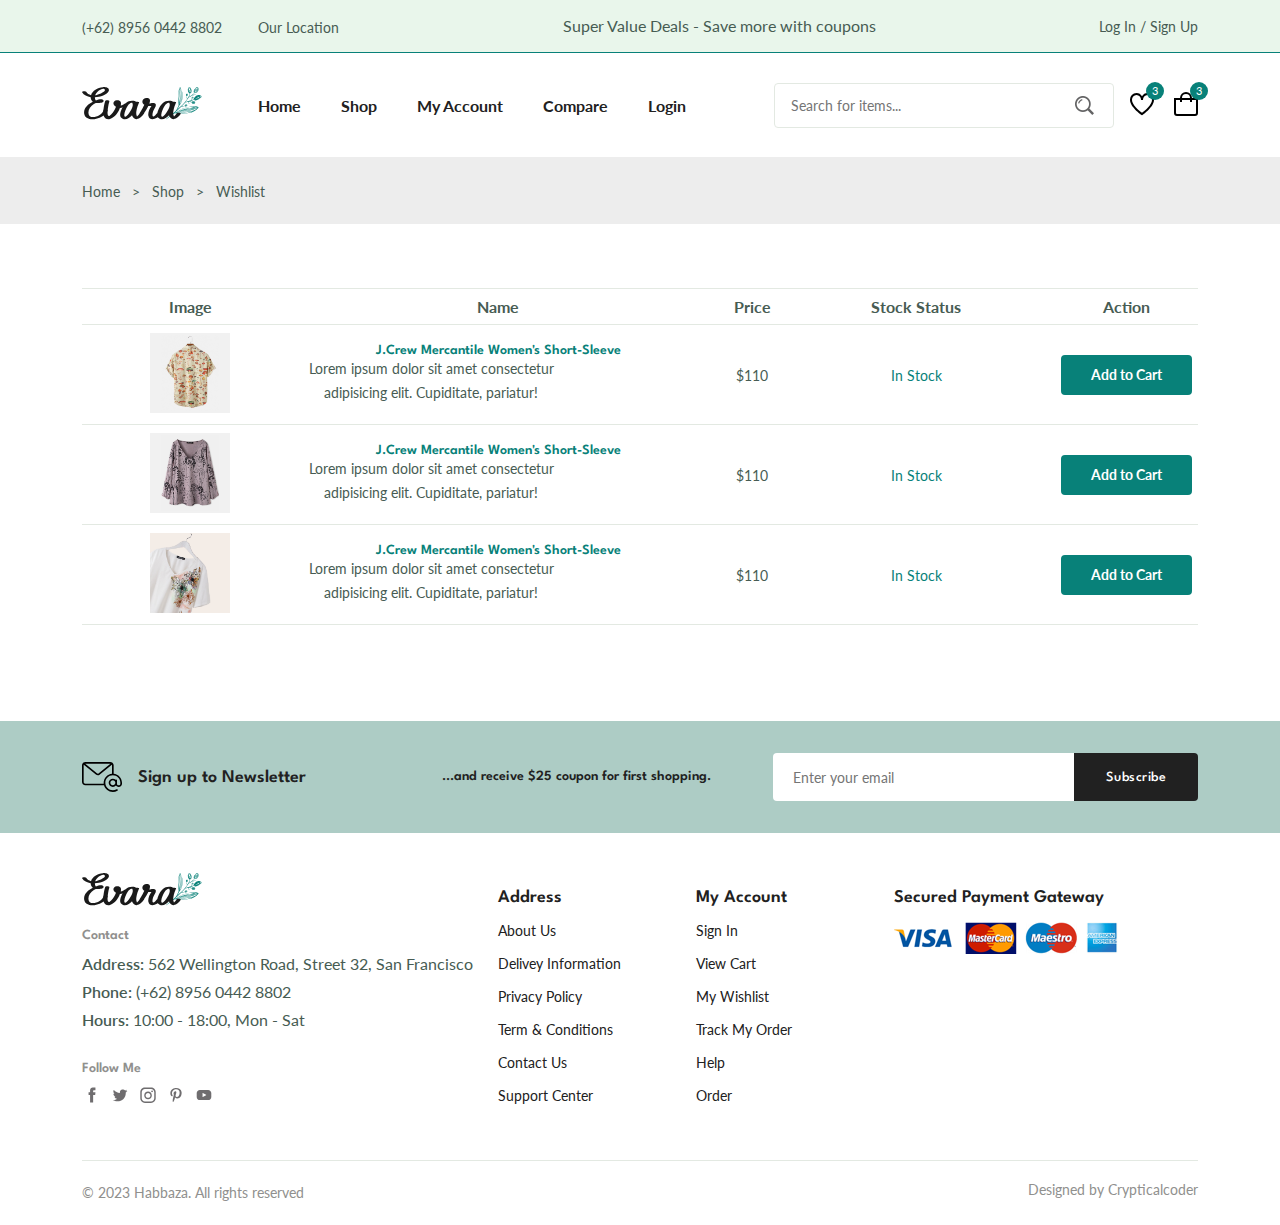
<file: wishlist.html>
<!DOCTYPE html>
<html lang="en">

<head>
  <meta charset="UTF-8" />
  <meta name="viewport" content="width=device-width, initial-scale=1.0" />

  <!--=============== FLATICON ===============-->
  <link rel='stylesheet' href='https://cdn-uicons.flaticon.com/uicons-regular-straight/css/uicons-regular-straight.css'>

  <!--=============== SWIPER CSS ===============-->
  <link rel="stylesheet" href="https://cdn.jsdelivr.net/npm/swiper@10/swiper-bundle.min.css" />

  <!--=============== CSS ===============-->
  <link rel="stylesheet" href="assets/css/styles.css" />

  <title>E-Commerce Website | Wishlist Page</title>
</head>

<body>
  <!--=============== HEADER ===============-->
  <header class="header">
    <div class="header__top">
      <div class="header__container container">
        <div class="header__contact">
          <span>(+62) 8956 0442 8802</span>

          <span> Our Location</span>
        </div>

        <p class="header__alrt-news">
          Super Value Deals - Save more with coupons
        </p>

        <a href="login-register.html" class="header__top-action">
          Log In / Sign Up
        </a>
      </div>
    </div>

    <nav class="nav container">
      <a href="index.html" class="nav__logo">
        <img src="assets/img/logo.svg" alt="" class="nav__logo-img">
      </a>

      <div class="nav__menu" id="nav-menu">
        <ul class="nav__list">
          <li class="nav__item">
            <a href="index.html" class="nav__link">Home</a>
          </li>

          <li class="nav__item">
            <a href="shop.html" class="nav__link">Shop</a>
          </li>

          <li class="nav__item">
            <a href="accounts.html" class="nav__link">My Account</a>
          </li>

          <li class="nav__item">
            <a href="compare.html" class="nav__link">Compare</a>
          </li>

          <li class="nav__item">
            <a href="login-register.html" class="nav__link">Login</a>
          </li>
        </ul>

        <div class="header__search">
          <input type="text" placeholder="Search for items..." class="form__input">

          <button class="search__btn">
            <img src="assets/img/search.png" alt="">
          </button>
        </div>
      </div>

      <div class="header__user-actions">
        <a href="wishlist.html" class="header__action-btn">
          <img src="assets/img/icon-heart.svg" alt="">
          <span class="count">3</span>
        </a>

        <a href="cart.html" class="header__action-btn">
          <img src="assets/img/icon-cart.svg" alt="">
          <span class="count">3</span>
        </a>
      </div>
    </nav>
  </header>

  <!--=============== MAIN ===============-->
  <main class="main">
    <!--=============== BREADCRUMB ===============-->
    <section class="breadcrumb">
      <ul class="breadcrumb__list flex container">
        <li><a href="index.html" class="breadcrumb__link">Home</a></li>
        <li><span class="breadcrumb__link">></span></li>
        <li><span class="breadcrumb__link">Shop</span></li>
        <li><span class="breadcrumb__link">></span></li>
        <li><span class="breadcrumb__link">Wishlist</span></li>
      </ul>
    </section>

    <!--=============== WISHLIST ===============-->
    <section class="wishlist section--lg container">
      <div class="table__container">
        <table class="table">
          <tr>
            <th>Image</th>
            <th>Name</th>
            <th>Price</th>
            <th>Stock Status</th>
            <th>Action</th>
            <th>Remove</th>
          </tr>

          <tr>
            <td><img src="assets/img/product-1-2.jpg" alt="" class="table__img"></td>
            <td>
              <h3 class="table__title">J.Crew Mercantile Women's Short-Sleeve</h3>
              <p class="table__description">Lorem ipsum dolor sit amet consectetur adipisicing elit. Cupiditate,
                pariatur!</p>
            </td>
            <td>
              <span class="table__price">$110</span>
            </td>
            <td>
              <span class="table__stock">In Stock</span>
            </td>
            <td>
              <a href="" class="btn btn--sm">Add to Cart</a>
            </td>
            <td><i class="fi fi-rs-trash table__trash"></i></td>
          </tr>

          <tr>
            <td><img src="assets/img/product-7-1.jpg" alt="" class="table__img"></td>
            <td>
              <h3 class="table__title">J.Crew Mercantile Women's Short-Sleeve</h3>
              <p class="table__description">Lorem ipsum dolor sit amet consectetur adipisicing elit. Cupiditate,
                pariatur!</p>
            </td>
            <td>
              <span class="table__price">$110</span>
            </td>
            <td>
              <span class="table__stock">In Stock</span>
            </td>
            <td>
              <a href="" class="btn btn--sm">Add to Cart</a>
            </td>
            <td><i class="fi fi-rs-trash table__trash"></i></td>
          </tr>

          <tr>
            <td><img src="assets/img/product-12-1.jpg" alt="" class="table__img"></td>
            <td>
              <h3 class="table__title">J.Crew Mercantile Women's Short-Sleeve</h3>
              <p class="table__description">Lorem ipsum dolor sit amet consectetur adipisicing elit. Cupiditate,
                pariatur!</p>
            </td>
            <td>
              <span class="table__price">$110</span>
            </td>
            <td>
              <span class="table__stock">In Stock</span>
            </td>
            <td>
              <a href="" class="btn btn--sm">Add to Cart</a>
            </td>
            <td><i class="fi fi-rs-trash table__trash"></i></td>
          </tr>
        </table>
      </div>
    </section>

    <!--=============== NEWSLETTER ===============-->
    <section class="newsletter section">
      <div class="newsletter__container container grid">
        <h3 class="newsletter__title flex">
          <img src="assets/img/icon-email.svg" alt="" class="newsletter__icon">
          Sign up to Newsletter
        </h3>

        <p class="newsletter__description">
          ...and receive $25 coupon for first shopping.
        </p>

        <form action="" class="newsletter__form">
          <input type="text" placeholder="Enter your email" class="newsletter__input">
          <button type="submit" class="newsletter__btn">Subscribe</button>
        </form>
      </div>
    </section>
  </main>

  <!--=============== FOOTER ===============-->
  <footer class="footer container">
    <div class="footer__container grid">
      <div class="footer__content">
        <a href="index.html" class="footer__logo">
          <img src="assets/img/logo.svg" alt="" class="footer__logo-img">
        </a>

        <h4 class="footer__subtitle">Contact</h4>

        <p class="footer__description">
          <span>Address:</span> 562 Wellington Road, Street 32, San Francisco
        </p>

        <p class="footer__description">
          <span>Phone:</span> (+62) 8956 0442 8802
        </p>

        <p class="footer__description">
          <span>Hours:</span> 10:00 - 18:00, Mon - Sat
        </p>

        <div class="footer__social">
          <h4 class="footer__subtitle">Follow Me</h4>

          <div class="footer__social-links flex">
            <a href="">
              <img src="assets/img/icon-facebook.svg" alt="" class="footer__social-icon">
            </a>

            <a href="">
              <img src="assets/img/icon-twitter.svg" alt="" class="footer__social-icon">
            </a>

            <a href="">
              <img src="assets/img/icon-instagram.svg" alt="" class="footer__social-icon">
            </a>

            <a href="">
              <img src="assets/img/icon-pinterest.svg" alt="" class="footer__social-icon">
            </a>

            <a href="">
              <img src="assets/img/icon-youtube.svg" alt="" class="footer__social-icon">
            </a>
          </div>
        </div>
      </div>

      <div class="footer__content">
        <h3 class="footer__title">Address</h3>

        <ul class="footer__links">
          <li><a href="" class="footer__link">About Us</a></li>
          <li><a href="" class="footer__link">Delivey Information</a></li>
          <li><a href="" class="footer__link">Privacy Policy</a></li>
          <li><a href="" class="footer__link">Term & Conditions</a></li>
          <li><a href="" class="footer__link">Contact Us</a></li>
          <li><a href="" class="footer__link">Support Center</a></li>
        </ul>
      </div>

      <div class="footer__content">
        <h3 class="footer__title">My Account</h3>

        <ul class="footer__links">
          <li><a href="" class="footer__link">Sign In</a></li>
          <li><a href="" class="footer__link">View Cart</a></li>
          <li><a href="" class="footer__link">My Wishlist</a></li>
          <li><a href="" class="footer__link">Track My Order</a></li>
          <li><a href="" class="footer__link">Help</a></li>
          <li><a href="" class="footer__link">Order</a></li>
        </ul>
      </div>

      <div class="footer__content">
        <h3 class="footer__title">Secured Payment Gateway</h3>

        <img src="assets/img/payment-method.png" alt="" class="payment__img">
      </div>
    </div>

    <div class="footer__bottom">
      <p class="copyright">&copy; 2023 Habbaza. All rights reserved</p>
      <span class="designer">Designed by Crypticalcoder</span>
    </div>
  </footer>

  <!--=============== SWIPER JS ===============-->
  <script src="https://cdn.jsdelivr.net/npm/swiper@10/swiper-bundle.min.js"></script>

  <!--=============== MAIN JS ===============-->
  <script src="assets/js/main.js"></script>
</body>

</html>
</file>
<file: assets/css/styles.css>
/*=============== GOOGLE FONTS ===============*/
@import url('https://fonts.googleapis.com/css2?family=Lato:wght@400;700&family=Spartan:wght@400;500;600;700&display=swap');

/*=============== VARIABLES CSS ===============*/
:root {
  --header-height: 4rem;

  /*========== Colors ==========*/
  /* Color mode HSL(hue, saturation, lightness) */
  --first-color: hsl(176, 88%, 27%);
  --first-color-alt: hsl(129, 44%, 94%);
  --second-color: hsl(34, 94%, 87%);
  --title-color: hsl(0, 0%, 13%);
  --text-color: hsl(154, 13%, 32%);
  --text-color-light: hsl(60, 1%, 56%);
  --body-color: hsl(0, 0%, 100%);
  --container-color: hsl(0, 0%, 93%);
  --border-color: hsl(129, 36%, 85%);
  --border-color-alt: hsl(113, 15%, 90%);

  /*========== Font and typography ==========*/
  /* .5rem = 8px | 1rem = 16px ... */
  --body-font: 'Lato', sans-serif;
  --second-font: 'Spartan', sans-serif;
  --big-font-size: 3.5rem;
  --h1-font-size: 2.75rem;
  --h2-font-size: 2rem;
  --h3-font-size: 1.75rem;
  --h4-font-size: 1.375rem;
  --large-font-size: 1.125rem;
  --normal-font-size: 1rem;
  --small-font-size: 0.875rem;
  --smaller-font-size: 0.75rem;
  --tiny-font-size: 0.6875rem;

  /*========== Font weight ==========*/
  --weight-400: 400;
  --weight-500: 500;
  --weight-600: 600;
  --weight-700: 700;

  /*========== Transition ==========*/
  --transition: cubic-bezier(0, 0, 0.05, 1);
}

/* Responsive typography */
@media screen and (max-width: 1200px) {
  :root {
    --big-font-size: 2.25rem;
    --h1-font-size: 2rem;
    --h2-font-size: 1.37rem;
    --h3-font-size: 1.25rem;
    --h4-font-size: 1.125rem;
    --large-font-size: 1rem;
    --normal-font-size: 0.9375rem;
    --small-font-size: .8125rem;
    --smaller-font-size: .6875rem;
    --tiny-font-size: .625rem;
  }
}

/*=============== BASE ===============*/
* {
  margin: 0;
  padding: 0;
  box-sizing: border-box;
}

input,
textarea,
body {
  color: var(--text-color);
  font-size: var(--normal-font-size);
  font-family: var(--body-font);
  font-weight: var(--weight-400);
}

body {
  background-color: var(--body-color);
}

h1,
h2,
h3,
h4 {
  font-family: var(--second-font);
  color: var(--title-color);
  font-weight: var(--weight-600);
}

ul {
  list-style: none;
}

a {
  text-decoration: none;
}

p {
  line-height: 1.5rem;
}

img {
  max-width: 100%;
}

button,
textarea,
input {
  background-color: transparent;
  border: none;
  outline: none;
}

table {
  width: 100%;
  border-collapse: collapse;
}

/*=============== REUSABLE CSS CLASSES ===============*/
.container {
  max-width: 1320px;
  margin-inline: auto;
  padding-inline: .75rem;
}

.grid {
  display: grid;
  gap: 1.5rem;
}

.section {
  padding-block: 2rem;
}

.section--lg {
  padding-block: 4rem;
}

.section__title {
  font-size: var(--h4-font-size);
  margin-bottom: 1.5rem;
}

.section__title span {
  color: var(--first-color);
}

.form__input {
  border: 1px solid var(--border-color-alt);
  padding-inline: 1rem;
  height: 45px;
  border-radius: .25rem;
  -webkit-border-radius: .25rem;
  -moz-border-radius: .25rem;
  -ms-border-radius: .25rem;
  -o-border-radius: .25rem;
  font-size: var(--small-font-size);
}

.new__price {
  color: var(--first-color);
  font-weight: var(--weight-600);
}

.old__price {
  color: var(--text-color-light);
  font-size: var(--small-font-size);
  text-decoration: line-through;
}

.form {
  row-gap: 1rem;
}

.form__group {
  grid-template-columns: repeat(2, 1fr);
  gap: 1rem;
}

.textarea {
  height: 200px;
  padding-block: 1rem;
  resize: none;
}

/*=============== HEADER & NAV ===============*/
.header__top {
  background-color: var(--first-color-alt);
  border-bottom: 1px solid var(--first-color);
  padding-block: 0.875rem;
}

.header__container {
  display: flex;
  align-items: center;
  justify-content: space-between;
}

.header__contact span:first-child {
  margin-right: 2rem;
}

.header__contact span,
.header__alert-news,
.header__top-action {
  font-size: var(--small-font-size);
}

.header__alert-news {
  color: var(--text-color-light);
  font-weight: var(--weight-600);
}

.header__top-action {
  color: var(--text-color);
}

.nav,
.nav__menu,
.nav__list,
.header__user-actions {
  display: flex;
  align-items: center;
}

.nav {
  height: calc(var(--header-height) + 2.5rem);
  justify-content: space-between;
  column-gap: 1rem;
}

.nav__logo-img {
  width: 120px;
}

.nav__menu {
  flex-grow: 1;
  margin-left: 2.5rem;
}

.nav__list {
  column-gap: 2.5rem;
  margin-right: auto;
}

.nav__link {
  color: var(--title-color);
  font-weight: var(--weight-700);
  transition: all .2s var(--transition);
  -webkit-transition: all .2s var(--transition);
  -moz-transition: all .2s var(--transition);
  -ms-transition: all .2s var(--transition);
  -o-transition: all .2s var(--transition);
}

.header__search {
  width: 340px;
  position: relative;
}

.header__search .form__input {
  width: 100%;
}

.search__btn {
  position: absolute;
  top: 24%;
  right: 1.25rem;
  cursor: pointer;
}

.header__user-actions {
  column-gap: 1.25rem;
}

.header__action-btn {
  position: relative;
}

.header__action-btn img {
  width: 24px;
}

.header__action-btn .count {
  position: absolute;
  background-color: var(--first-color);
  top: -0.625rem;
  right: -0.625rem;
  color: var(--body-color);
  height: 18px;
  width: 18px;
  line-height: 18px;
  border-radius: 50%;
  -webkit-border-radius: 50%;
  -moz-border-radius: 50%;
  -ms-border-radius: 50%;
  -o-border-radius: 50%;
  text-align: center;
  font-size: var(--tiny-font-size);
}

.nav__menu-top,
.nav__toggle {
  display: none;
}

/* Active link */
.active-link,
.nav__link:hover {
  color: var(--first-color);
}

/*=============== HOME ===============*/
.home__container {
  grid-template-columns: 5fr 7fr;
  align-items: center;
}

.home__subtitle,
.home__description {
  font-size: var(--large-font-size);
}

.home__subtitle {
  font-family: var(--second-font);
  font-weight: var(--weight-600);
  margin-bottom: 1rem;
  display: block;
}

.home__title {
  font-size: var(--h1-font-size);
  font-weight: var(--weight-700);
  line-height: 1.4;
}

.home__title span {
  color: var(--first-color);
  font-size: var(--big-font-size);
}

.home__description {
  margin-block: .5rem 2rem;
}

.home__img {
  justify-self: flex-end;
}

/*=============== BUTTONS ===============*/
.btn {
  display: inline-block;
  background-color: var(--first-color);
  border: 2px solid var(--first-color);
  color: var(--body-color);
  padding-inline: 1.75rem;
  height: 49px;
  line-height: 49px;
  border-radius: .25rem;
  -webkit-border-radius: .25rem;
  -moz-border-radius: .25rem;
  -ms-border-radius: .25rem;
  -o-border-radius: .25rem;
  font-family: var(--second-font);
  font-size: var(--small-font-size);
  font-weight: var(--weight-700);
  transition: all .4s var(--transition);
  -webkit-transition: all .4s var(--transition);
  -moz-transition: all .4s var(--transition);
  -ms-transition: all .4s var(--transition);
  -o-transition: all .4s var(--transition);
}

.btn:hover {
  background-color: transparent;
  color: var(--first-color);
}

.btn--md,
.btn--sm {
  font-family: var(--body-font);
}

.btn--md {
  height: 45px;
  line-height: 42px;
}

.btn--sm {
  height: 40px;
  line-height: 36px;
}

.flex {
  display: flex;
  align-items: center;
  column-gap: .5rem;
}

/*=============== CATEGORIES ===============*/
.categories {
  overflow: hidden;
}

.category__item {
  text-align: center;
  border: 1px solid var(--border-color);
  padding: .625rem .625rem 1.25rem;
  border-radius: 1.25rem;
  -webkit-border-radius: 1.25rem;
  -moz-border-radius: 1.25rem;
  -ms-border-radius: 1.25rem;
  -o-border-radius: 1.25rem;
}

.category__img {
  border-radius: .75rem;
  -webkit-border-radius: .75rem;
  -moz-border-radius: .75rem;
  -ms-border-radius: .75rem;
  -o-border-radius: .75rem;
  margin-bottom: 1.25rem;
}

.category__title {
  color: var(--text-color);
  font-size: var(--small-font-size);

}

/* Swiper class */
.swiper {
  overflow: initial;
}

.swiper-button-next::after,
.swiper-button-prev::after {
  content: '';
}

.swiper-button-next,
.swiper-button-prev {
  top: -1.875rem;
  background-color: var(--first-color-alt);
  border: 1px solid var(--border-color);
  width: 30px;
  height: 30px;
  border-radius: 50%;
  -webkit-border-radius: 50%;
  -moz-border-radius: 50%;
  -ms-border-radius: 50%;
  -o-border-radius: 50%;
  color: var(--first-color);
  font-size: var(--tiny-font-size);
}

.swiper-button-prev {
  left: initial;
  right: 2.5rem;
}

.swiper-button-next {
  right: 0;
}

/*=============== PRODUCTS ===============*/
.tab__btns {
  display: flex;
  gap: .75rem;
  margin-bottom: 2rem;
  flex-wrap: wrap;
}

.tab__btn {
  background-color: var(--container-color);
  color: var(--title-color);
  padding: 1rem 1.25rem .875rem;
  border-radius: .25rem;
  -webkit-border-radius: .25rem;
  -moz-border-radius: .25rem;
  -ms-border-radius: .25rem;
  -o-border-radius: .25rem;
  font-family: var(--second-font);
  font-size: var(--small-font-size);
  font-weight: var(--weight-600);
  cursor: pointer;
}

.products__container {
  grid-template-columns: repeat(4, 1fr);
}

.product__item {
  border: 1px solid var(--border-color);
  border-radius: 1.5rem;
  -webkit-border-radius: 1.5rem;
  -moz-border-radius: 1.5rem;
  -ms-border-radius: 1.5rem;
  -o-border-radius: 1.5rem;
  transition: all .2s var(--transition);
  -webkit-transition: all .2s var(--transition);
  -moz-transition: all .2s var(--transition);
  -ms-transition: all .2s var(--transition);
  -o-transition: all .2s var(--transition);
}

.product__banner {
  padding: .625rem .75rem .75rem;
}

.product__banner,
.product__images {
  position: relative;
}

.product__images {
  display: block;
  overflow: hidden;
  border-radius: 1.25rem;
  -webkit-border-radius: 1.25rem;
  -moz-border-radius: 1.25rem;
  -ms-border-radius: 1.25rem;
  -o-border-radius: 1.25rem;
}

.product__img {
  vertical-align: middle;
  transition: all 1.5s var(--transition);
  -webkit-transition: all 1.5s var(--transition);
  -moz-transition: all 1.5s var(--transition);
  -ms-transition: all 1.5s var(--transition);
  -o-transition: all 1.5s var(--transition);
}

.product__item:hover .product__img {
  transform: scale(1.1);
  -webkit-transform: scale(1.1);
  -moz-transform: scale(1.1);
  -ms-transform: scale(1.1);
  -o-transform: scale(1.1);
}

.product__img.hover {
  position: absolute;
  top: 0;
  left: 0;
}

.product__actions {
  position: absolute;
  top: 50%;
  left: 50%;
  transform: translate(-50%, -50%);
  -webkit-transform: translate(-50%, -50%);
  -moz-transform: translate(-50%, -50%);
  -ms-transform: translate(-50%, -50%);
  -o-transform: translate(-50%, -50%);
  display: flex;
  column-gap: .5rem;
  transition: all .2s var(--transition);
  -webkit-transition: all .2s var(--transition);
  -moz-transition: all .2s var(--transition);
  -ms-transition: all .2s var(--transition);
  -o-transition: all .2s var(--transition);
}

.action__btn {
  width: 40px;
  height: 40px;
  line-height: 42px;
  text-align: center;
  border-radius: 50%;
  background-color: var(--first-color-alt);
  border: 1px solid var(--border-color);
  color: var(--text-color);
  font-size: var(--small-font-size);
  -webkit-border-radius: 50%;
  -moz-border-radius: 50%;
  -ms-border-radius: 50%;
  -o-border-radius: 50%;
  position: relative;
}

.action__btn::before,
.action__btn::after {
  position: absolute;
  left: 50%;
  transform: translateX(-50%);
  -webkit-transform: translateX(-50%);
  -moz-transform: translateX(-50%);
  -ms-transform: translateX(-50%);
  -o-transform: translateX(-50%);
  transition: all .3s cubic-bezier(0.71, 1.7, 0.77, 1.24);
  -webkit-transition: all .3s cubic-bezier(0.71, 1.7, 0.77, 1.24);
  -moz-transition: all .3s cubic-bezier(0.71, 1.7, 0.77, 1.24);
  -ms-transition: all .3s cubic-bezier(0.71, 1.7, 0.77, 1.24);
  -o-transition: all .3s cubic-bezier(0.71, 1.7, 0.77, 1.24);
}

.action__btn::before {
  content: '';
  top: -2px;
  border: .5rem solid transparent;
  border-top-color: var(--first-color);
}

.action__btn::after {
  content: attr(aria-label);
  bottom: 100%;
  background-color: var(--first-color);
  color: var(--body-color);
  font-size: var(--tiny-font-size);
  white-space: nowrap;
  padding-inline: .625rem;
  border-radius: .25rem;
  -webkit-border-radius: .25rem;
  -moz-border-radius: .25rem;
  -ms-border-radius: .25rem;
  -o-border-radius: .25rem;
  line-height: 2.58rem;
}

.product__badge {
  position: absolute;
  left: 1.25rem;
  top: 1.25rem;
  background-color: var(--first-color);
  color: var(--body-color);
  padding: .25rem .625rem;
  border-radius: 2.5rem;
  font-size: var(--tiny-font-size);
  -webkit-border-radius: 2.5rem;
  -moz-border-radius: 2.5rem;
  -ms-border-radius: 2.5rem;
  -o-border-radius: 2.5rem;
}

.product__badge.light-pink {
  background-color: hsl(341, 100%, 73%);
}

.product__badge.light-green {
  background-color: hsl(155, 20%, 67%);
}

.product__badge.light-orange {
  background-color: hsl(24, 100%, 73%);
}

.product__badge.light-blue {
  background-color: hsl(202, 53%, 76%);
}

.product__content {
  padding: 0 1.25rem 1.125rem;
  position: relative;
}

.product__category {
  color: var(--text-color-light);
  font-size: var(--smaller-font-size);
}

.product__title {
  font-size: var(--normal-font-size);
  margin-block: .75rem .5rem;
}

.product__rating {
  color: hsl(42, 100%, 50%);
  font-size: var(--smaller-font-size);
  margin-bottom: 0.75rem;
}

.product__price .new__price {
  font-size: var(--large-font-size);
}

.cart__btn {
  position: absolute;
  bottom: 1.4rem;
  right: 1.25rem;
}

/* Active Tab */
.tab__btn.active-tab {
  color: var(--first-color);
  background-color: var(--second-color);
}

.tab__item:not(.active-tab) {
  display: none;
}

/* Product Hover */
.product__img.hover,
.product__actions,
.action__btn::before,
.action__btn::after,
.product__item:hover .product__img.default {
  opacity: 0;
}

.product__item:hover {
  box-shadow: 0 0 10px hsla(0, 0%, 0%, 0.1);
}

.product__item:hover .product__img.hover,
.product__item:hover .product__actions,
.action__btn:hover::before,
.action__btn:hover::after {
  opacity: 1;
}

.action__btn:hover::before,
.action__btn:hover::after {
  transform: translateX(-50%) translateY(-0.5rem);
  -webkit-transform: translateX(-50%) translateY(-0.5rem);
  -moz-transform: translateX(-50%) translateY(-0.5rem);
  -ms-transform: translateX(-50%) translateY(-0.5rem);
  -o-transform: translateX(-50%) translateY(-0.5rem);
}

.action__btn:hover {
  background-color: var(--first-color);
  border-color: var(--first-color);
  color: var(--body-color);
}

/*=============== DEALS ===============*/
.deals__container {
  grid-template-columns: repeat(2, 1fr);
}

.deals__item:nth-child(1) {
  background-image: url(../img/deals-1.jpg);
}

.deals__item:nth-child(2) {
  background-image: url(../img/deals-2.png);
}

.deals__item {
  padding: 3rem;
  background-size: cover;
  background-position: center;
  display: flex;
  flex-direction: column;
  row-gap: 1.5rem;
}

.deals__brand {
  color: var(--first-color);
  font-size: var(--h3-font-size);
  margin-bottom: .25rem;
}

.deals__category {
  font-family: var(--second-font);
  font-size: var(--small-font-size);
}

.deals__title {
  max-width: 240px;
  font-size: var(--large-font-size);
  font-weight: var(--weight-400);
  line-height: 1.3;
}

.deals__price .new__price,
.deals__price .old__price {
  font-size: var(--large-font-size);
}

.deals__price .new__price {
  color: hsl(352, 100%, 60%);
}

.deals__countdown-text {
  margin-bottom: .25rem;
}

.countdown {
  display: flex;
  column-gap: 1.5rem;
}

.countdown__amount {
  position: relative;
}

.countdown__amount::after {
  content: ':';
  color: var(--title-color);
  font-size: var(--large-font-size);
  position: absolute;
  right: -25%;
  top: 20%;
}

.countdown__period {
  background-color: var(--first-color);
  color: var(--body-color);
  width: 60px;
  height: 50px;
  line-height: 50px;
  text-align: center;
  border-radius: .25rem;
  -webkit-border-radius: .25rem;
  -moz-border-radius: .25rem;
  -ms-border-radius: .25rem;
  -o-border-radius: .25rem;
  font-size: var(--large-font-size);
  font-weight: var(--weight-600);
  margin-bottom: .5rem;
}

.unit {
  font-size: var(--small-font-size);
  text-align: center;
  display: block;
}

.deals__btn .btn {
  background-color: transparent;
  color: var(--first-color);
}

/*=============== NEW ARRIVALS ===============*/
.new__arrivals {
  overflow: hidden;
}

/*=============== SHOWCASE ===============*/
.showcase__container {
  grid-template-columns: repeat(4, 1fr);
}

.showcase__wrapper .section__title {
  font-size: var(--normal-font-size);
  border-bottom: 1px solid var(--border-color-alt);
  padding-bottom: .75rem;
  margin-bottom: 2rem;
  position: relative;
}

.showcase__wrapper .section__title::before {
  content: '';
  position: absolute;
  left: 0;
  bottom: -1.3px;
  width: 50px;
  height: 2px;
  background-color: var(--first-color);
}

.showcase__item {
  display: flex;
  align-items: center;
  column-gap: 1.5rem;
}

.showcase__item:not(:last-child) {
  margin-bottom: 1.5rem;
}

.showcase__img {
  width: 86px;
}

.showcase__content {
  width: calc(100% - 110px);
}

.showcase__title {
  font-size: var(--small-font-size);
  font-weight: var(--weight-500);
  white-space: nowrap;
  overflow: hidden;
  text-overflow: ellipsis;
  margin-bottom: .5rem;
}

/*=============== NEWSLETTER ===============*/
.newsletter {
  background-color: hsl(166, 23%, 74%);
}

.home__newsletter {
  margin-top: 2rem;
}

.newsletter__container {
  grid-template-columns: repeat(2, 3.5fr) 5fr;
  align-items: center;
  column-gap: 3rem;
}

.newsletter__title {
  column-gap: 1rem;
  font-size: var(--large-font-size);
}

.newsletter__icon {
  width: 40px;
}

.newsletter__description {
  color: var(--title-color);
  font-family: var(--second-font);
  font-size: var(--small-font-size);
  font-weight: var(--weight-600);
  text-align: center;
}

.newsletter__form {
  display: flex;
}

.newsletter__input,
.newsletter__btn {
  font-size: var(--small-font-size);
}

.newsletter__input {
  background-color: var(--body-color);
  padding-inline: 1.25rem;
  width: 100%;
  height: 48px;
  border-radius: .25rem 0 0 .25rem;
  -webkit-border-radius: .25rem 0 0 .25rem;
  -moz-border-radius: .25rem 0 0 .25rem;
  -ms-border-radius: .25rem 0 0 .25rem;
  -o-border-radius: .25rem 0 0 .25rem;
}

.newsletter__btn {
  background-color: var(--title-color);
  color: var(--body-color);
  padding-inline: 2rem;
  border-radius: 0 .25rem .25rem 0;
  -webkit-border-radius: 0 .25rem .25rem 0;
  -moz-border-radius: 0 .25rem .25rem 0;
  -ms-border-radius: 0 .25rem .25rem 0;
  -o-border-radius: 0 .25rem .25rem 0;
  font-family: var(--second-font);
  font-weight: var(--weight-500);
  letter-spacing: .5px;
  cursor: pointer;
  transition: all .3s var(--transition);
  -webkit-transition: all .3s var(--transition);
  -moz-transition: all .3s var(--transition);
  -ms-transition: all .3s var(--transition);
  -o-transition: all .3s var(--transition);
}

.newsletter__btn:hover {
  background-color: var(--first-color);
}

/*=============== FOOTER ===============*/
.footer__container {
  grid-template-columns: 4.5fr repeat(2, 2fr) 3.5fr;
  padding-block: 2.5rem;
}

.footer__logo-img {
  width: 120px;
}

.footer__subtitle {
  color: var(--text-color-light);
  font-size: var(--small-font-size);
  margin-block: 1.25rem .625rem;
}

.footer__description {
  margin-bottom: .25rem;
}

.footer__description span {
  font-weight: var(--weight-600);
}

.footer__social .footer__subtitle {
  margin-top: 1.875rem;
}

.footer__social-link {
  column-gap: .25rem;
}

.footer__social-icon {
  width: 20px;
  opacity: 0.7;
}

.footer__title {
  font-size: var(--large-font-size);
  margin-block: 1rem;
}

.footer__link {
  color: var(--title-color);
  font-size: var(--small-font-size);
  margin-bottom: 1rem;
  display: block;
  transition: all .3s var(--transition);
  -webkit-transition: all .3s var(--transition);
  -moz-transition: all .3s var(--transition);
  -ms-transition: all .3s var(--transition);
  -o-transition: all .3s var(--transition);
}

.footer__link:hover {
  color: var(--first-color);
  margin-left: .25rem;
}

.footer__bottom {
  display: flex;
  justify-content: space-between;
  padding-block: 1.25rem;
  border-top: 1px solid var(--border-color-alt);
}

.copyright,
.designer {
  color: var(--text-color-light);
  font-size: var(--small-font-size);
}

/*=============== BREADCRUMBS ===============*/
.breadcrumb {
  background-color: var(--container-color);
  padding-block: 1.5rem;
}

.breadcrumb__list {
  column-gap: .75rem;
}

.breadcrumb__link {
  color: var(--text-color);
  font-size: var(--small-font-size);
}

/*=============== SHOP ===============*/
.total__products {
  margin-bottom: 2.5rem;
}

.total__products span {
  color: var(--first-color);
  font-weight: var(--weight-600);
}

.pagination {
  display: flex;
  column-gap: .625rem;
  margin-top: 2.75rem;
}

.pagination__link {
  display: inline-block;
  width: 34px;
  height: 34px;
  line-height: 34px;
  text-align: center;
  border-radius: .25rem;
  -webkit-border-radius: .25rem;
  -moz-border-radius: .25rem;
  -ms-border-radius: .25rem;
  -o-border-radius: .25rem;
  color: var(--text-color);
  font-size: var(--small-font-size);
  font-weight: var(--weight-700);
  transition: all .15s var(--transition);
  -webkit-transition: all .15s var(--transition);
  -moz-transition: all .15s var(--transition);
  -ms-transition: all .15s var(--transition);
  -o-transition: all .15s var(--transition);
}

.pagination__link.active,
.pagination__link:hover {
  background-color: var(--first-color);
  color: var(--body-color);
}

.pagination__link.icon {
  border-top-right-radius: 50%;
  border-bottom-right-radius: 50%;
}

/*=============== DETAILS ===============*/
.details__container {
  grid-template-columns: 5.5fr 6.5fr;
}

.details__img {
  margin-bottom: .5rem;
}

.details__small-images {
  grid-template-columns: repeat(4, 1fr);
  column-gap: .625rem;
}

.details__small-img {
  cursor: pointer;
}

.details__title {
  font-size: var(--h2-font-size);
}

.details__brand {
  font-size: var(--small-font-size);
  margin-block: 1rem;
}

.details__brand span {
  color: var(--first-color);
}

.details__price {
  border-top: 1px solid var(--border-color-alt);
  border-bottom: 1px solid var(--border-color-alt);
  padding-block: 1rem;
  column-gap: 1rem;
}

.details__price .new__price {
  font-size: var(--h2-font-size);
}

.details__price .old__price {
  font-size: var(--normal-font-size);
  font-weight: var(--weight-500);
}

.short__description {
  margin-block: 1rem 2rem;
}

.list__item,
.meta__list {
  font-size: var(--small-font-size);
  margin-bottom: .75rem;
}

.details__color,
.details__size {
  column-gap: .75rem;
}

.details__color {
  margin-block: 2rem 1.5rem;
}

.details__size {
  margin-bottom: 2.5rem;
}

.details__color-title,
.details__size-title {
  font-size: var(--small-font-size);
  font-weight: var(--weight-600);
}

.color__list,
.size__list {
  display: flex;
  column-gap: .25rem;
}

.color__link {
  width: 26px;
  height: 26px;
  border-radius: 50%;
  -webkit-border-radius: 50%;
  -moz-border-radius: 50%;
  -ms-border-radius: 50%;
  -o-border-radius: 50%;
  display: block;
}

.size__link {
  border: 1px solid var(--border-color-alt);
  padding: .375rem .75rem .5rem;
  color: var(--text-color);
  font-size: var(--small-font-size);
}

.size-active {
  background-color: var(--first-color);
  color: var(--body-color);
}

.details__action {
  display: flex;
  column-gap: .375rem;
  margin-bottom: 3.25rem;
}

.quantity,
.details__action-btn {
  border: 1px solid var(--border-color-alt);
  font-size: var(--small-font-size);
}

.quantity {
  max-width: 80px;
  padding-block: .5rem;
  padding-inline: 1rem .5rem;
  border-radius: .25rem;
  -webkit-border-radius: .25rem;
  -moz-border-radius: .25rem;
  -ms-border-radius: .25rem;
  -o-border-radius: .25rem;
}

.details__action-btn {
  color: var(--text-color);
  line-height: 40px;
  padding-inline: .75rem;
}

.details__meta {
  border-top: 1px solid var(--border-color-alt);
  padding-top: 1rem;
}

/*=============== DETAILS INFO & REVIEWS ===============*/
.detail__tabs {
  display: flex;
  column-gap: 1.75rem;
  margin-bottom: 3rem;
}

.detail__tab {
  font-family: var(--second-font);
  font-size: var(--large-font-size);
  font-weight: var(--weight-600);
  cursor: pointer;
}

.detail__tab.active-tab {
  color: var(--first-color);
}

.details__tab-content:not(.active-tab) {
  display: none;
}

.info__table tr th,
.info__table tr td {
  border: 1px solid var(--border-color-alt);
  padding: .625rem 1.25rem;
}

.info__table tr th {
  font-weight: var(--weight-500);
  text-align: left;
}

.info__table tr td {
  color: var(--text-color-light);
}

.reviews__container {
  padding-bottom: 3rem;
  row-gap: 1.25rem;
}

.review__single {
  border-bottom: 1px solid var(--border-color-alt);
  padding-bottom: 1.25rem;
  display: flex;
  align-items: flex-start;
  column-gap: 1.5rem;
}

.review__single:last-child {
  padding-bottom: 3rem;
}

.review__img {
  width: 70px;
  border-radius: 50%;
  -webkit-border-radius: 50%;
  -moz-border-radius: 50%;
  -ms-border-radius: 50%;
  -o-border-radius: 50%;
  margin-bottom: .5rem;
}

.review__title {
  font-size: var(--tiny-font-size);
}

.review__data {
  width: calc(100% - 94px);
}

.review__description {
  margin-bottom: .5rem;
}

.review__rating {
  color: hsl(42, 100%, 50%);
  margin-bottom: .25rem;
}

.review__rating,
.review__date {
  font-size: var(--small-font-size);
}

.review__form-title {
  font-size: var(--large-font-size);
  margin-bottom: 1rem;
}

.rate__product {
  margin-bottom: 2rem;
}

/*=============== CART ===============*/
.table__container {
  overflow-x: auto;
}

.table {
  table-layout: fixed;
  margin-bottom: 2rem;
}

.table tr {
  border-top: 1px solid var(--border-color-alt);
}

.table tr:last-child {
  border-bottom: 1px solid var(--border-color-alt);
}

.table tr th:nth-child(1),
.table tr td:nth-child(1) {
  width: 216px;
}

.table tr th:nth-child(2),
.table tr td:nth-child(2) {
  width: 400px;
}

.table tr th:nth-child(3),
.table tr td:nth-child(3) {
  width: 108px;
}

.table tr th:nth-child(4),
.table tr td:nth-child(4) {
  width: 220px;
}

.table tr th:nth-child(5),
.table tr td:nth-child(5) {
  width: 200px;
}

.table tr th:nth-child(6),
.table tr td:nth-child(6) {
  width: 152px;
}

.table__img {
  width: 80px;
}

.table tr th,
.table tr td {
  padding: .5rem;
  text-align: center;
}

.table__title,
.table__description,
.table__price,
.table__subtotal,
.table__trash,
.table__stock {
  font-size: var(--small-font-size);
}

.table__title,
.table__stock {
  color: var(--first-color);
}

.table__description {
  max-width: 250px;
  margin-block: auto;
}

.table__trash {
  color: var(--text-color-light);
}

.cart__actions {
  display: flex;
  justify-content: flex-end;
  flex-wrap: wrap;
  gap: .75rem;
  margin-top: 1.5rem;
}

.divider {
  position: relative;
  text-align: center;
  margin-block: 3rem;
}

.divider::before {
  content: '';
  position: absolute;
  top: 50%;
  left: 0;
  width: 100%;
  border-top: 2px solid var(--border-color-alt);
}

.divider i {
  color: var(--text-color-light);
  background-color: var(--body-color);
  font-size: 1.25rem;
  padding-inline: 1.25rem;
  position: relative;
  z-index: 10;
}

.cart__group {
  grid-template-columns: repeat(2, 1fr);
  align-items: flex-start;
}

.cart__shipping .section__title,
.cart__coupon .section__title,
.cart__total .section__title {
  font-size: var(--large-font-size);
  margin-bottom: 1rem;
}

.cart__coupon {
  margin-top: 3rem;
}

.coupon__form .form__group {
  align-items: center;
}

.cart__total {
  border: 1px solid var(--border-color-alt);
  border-radius: .25rem;
  -webkit-border-radius: .25rem;
  -moz-border-radius: .25rem;
  -ms-border-radius: .25rem;
  -o-border-radius: .25rem;
  padding: 1.75rem;
}

.cart__total-table {
  margin-bottom: 1rem;
}

.cart__total-table tr td {
  border: 1px solid var(--border-color-alt);
  padding: .75rem .5rem;
  width: 50%;
}

.cart__total-title {
  font-size: var(--small-font-size);
}

.cart__total-price {
  color: var(--first-color);
  font-weight: var(--weight-700);
}

.cart__total .btn {
  display: inline-flex;
}

/*=============== CART OTHERS ===============*/

/*=============== WISHLIST ===============*/

/*=============== CHECKOUT ===============*/
.checkout__container {
  grid-template-columns: repeat(2, 1fr);
}

.checkout__group:nth-child(2) {
  border: 1px solid var(--border-color-alt);
  padding: 2rem;
  border-radius: .5rem;
  -webkit-border-radius: .5rem;
  -moz-border-radius: .5rem;
  -ms-border-radius: .5rem;
  -o-border-radius: .5rem;
}

.checkout__group .section__title {
  font-size: var(--large-font-size);
}

.checkout__title {
  font-size: var(--small-font-size);
}

.order__table tr th,
.order__table tr td {
  border: 1px solid var(--border-color-alt);
  padding: .5rem;
  text-align: center;
}

.order__table tr th {
  color: var(--title-color);
  font-size: var(--small-font-size);
}

.order__img {
  width: 80px;
}

.table__quantity,
.order__subtitle {
  font-size: var(--small-font-size);
}

.order__grand-total {
  color: var(--first-color);
  font-size: var(--large-font-size);
  font-weight: var(--weight-700);
}

.payment__methods {
  margin-block: 2.5rem 2.75rem;
}

.payment__title {
  margin-bottom: 1.5rem;
}

.payment__option {
  margin-bottom: 1rem;
}

.payment__input {
  accent-color: var(--first-color);
}

.payment__label {
  font-size: var(--small-font-size);
}

/*=============== COMPARE ===============*/
.compare__table tr th,
.compare__table tr td {
  padding: .5rem;
  border: 1px solid var(--border-color-alt);
}

.compare__table tr th {
  color: var(--text-color-light);
  font-size: var(--small-font-size);
}

.compare__table tr td {
  text-align: center;
}

.compare__colors {
  justify-content: center;
}

.table__weight,
.table__dimension {
  font-size: var(--small-font-size);
}

/*=============== LOGIN & REGISTER ===============*/
.login-register__container {
  grid-template-columns: repeat(2, 1fr);
  align-items: flex-start;
}

.login,
.register {
  border: 1px solid var(--border-color-alt);
  padding: 2rem;
  border-radius: .5rem;
  -webkit-border-radius: .5rem;
  -moz-border-radius: .5rem;
  -ms-border-radius: .5rem;
  -o-border-radius: .5rem;
}

/*=============== ACCOUNTS ===============*/
.accounts__container {
  grid-template-columns: 4fr 8fr;
}

.tab__content:not(.active-tab) {
  display: none;
}

.account__tabs {
  border: 1px solid var(--border-color-alt);
  border-radius: .25rem;
  -webkit-border-radius: .25rem;
  -moz-border-radius: .25rem;
  -ms-border-radius: .25rem;
  -o-border-radius: .25rem;
}

.account__tab {
  padding: 1rem 2rem;
  border-block: var(--title-color);
  font-size: var(--small-font-size);
  display: flex;
  align-items: center;
  column-gap: .625rem;
  cursor: pointer;
}

.account__tab.active-tab {
  background-color: var(--first-color);
  color: var(--body-color);
}

.account__tab:not(:last-child) {
  border-bottom: 1px solid var(--border-color-alt);
}

.tab__content {
  border: 1px solid var(--border-color-alt);
}

.tab__header {
  background-color: var(--container-color);
  border-bottom: 1px solid var(--border-color-alt);
  padding: 1rem;
  font-size: var(--small-font-size);
}

.tab__body {
  padding: 1rem;
}

.placed__order-table tr th {
  color: var(--title-color);
  text-align: left;
}

.placed__order-table tr th,
.placed__order-table tr td {
  border: 1px solid var(--border-color-alt);
  padding: .5rem;
  font-size: var(--small-font-size);
}

.view__order,
.edit {
  color: var(--first-color);
}

.address {
  font-style: normal;
  font-size: var(--small-font-size);
  line-height: 1.5rem;
}

.city {
  margin-bottom: .25rem;
}

.edit {
  font-size: var(--small-font-size);
}

/*=============== BREAKPOINTS ===============*/
/* For large devices */
@media screen and (max-width: 1400px) {
  .container {
    max-width: 1140px;
  }

  .products__container,
  .showcase__container {
    grid-template-columns: repeat(3, 1fr);
  }

  .accounts__container {
    grid-template-columns: 3fr 9fr;
  }
}

@media screen and (max-width: 1200px) {
  .container {
    max-width: 960px;
  }

  .header__top {
    display: none;
  }

  .nav {
    height: calc(var(--header-height) + 1.5rem);
  }

  .nav__logo-img {
    width: 116px;
  }

  .nav__menu {
    position: fixed;
    right: -100%;
    top: 0;
    max-width: 400px;
    width: 100%;
    height: 100%;
    padding: 1.25rem 2rem;
    background-color: var(--body-color);
    z-index: 100;
    flex-direction: column;
    align-items: flex-start;
    row-gap: 2rem;
    box-shadow: 0 0 15px hsla(0, 0%, 0%, 0.1);
    transition: all .2s var(--transition);
    -webkit-transition: all .2s var(--transition);
    -moz-transition: all .2s var(--transition);
    -ms-transition: all .2s var(--transition);
    -o-transition: all .2s var(--transition);
  }

  .show-menu {
    right: 0;
  }

  .nav__list {
    order: 1;
    flex-direction: column;
    align-items: flex-start;
    row-gap: 1.5rem;
  }

  .nav__link {
    font-size: var(--large-font-size);
  }

  .header__search .form__input {
    border-color: var(--first-color);
  }

  .nav__menu-top,
  .nav__toggle {
    display: flex;
  }

  .nav__menu-top {
    align-items: center;
    justify-content: space-between;
    width: 100%;
    margin-bottom: 1.25rem;
  }

  .nav__menu-logo img {
    width: 100px;
  }

  .nav__close {
    font-size: var(--h2-font-size);
    line-height: 1rem;
  }

  .header__action-btn img {
    width: 21px;
  }

  .home__container {
    grid-template-columns: 5.5fr 6.5fr;
  }

  .countdown {
    column-gap: 1rem;
  }

  .countdown__period {
    width: 36px;
    height: 36px;
    line-height: 36px;
  }

  .countdown__amount::after {
    right: -30%;
    top: 14%;
  }

  .swiper-button-next,
  .swiper-button-prev {
    top: -28px;
    width: 26px;
    height: 26px;
  }

  .swiper-button-prev {
    right: 36px;
  }

  .account__tab {
    padding: .75rem 1rem;
  }

  .checkout__group:nth-child(2) {
    padding: 1.5rem;
  }

  .details__brand {
    margin-block: .75rem;
  }

  .details__price {
    padding-block: .75rem;
  }

  .short__description {
    margin-bottom: 1.5rem;
  }

  .details__color {
    margin-block: 1.75rem 1.25rem;
  }

  .details__size {
    margin-bottom: 2.25rem;
  }

  .color__link {
    width: 22px;
    height: 22px;
  }

  .size__link {
    padding: .375rem .625rem;
  }

  .details__action {
    margin-bottom: 2.75rem;
  }
}

/* For medium devices */
@media screen and (max-width: 992px) {
  .container {
    max-width: 740px;
  }

  .home__container,
  .deals__container,
  .newsletter__container,
  .checkout__container {
    grid-template-columns: 1fr;
  }

  .newsletter__description {
    display: none;
  }

  .products__container,
  .showcase__container,
  .footer__container,
  .details__container,
  .accounts__container,
  .cart__group {
    grid-template-columns: repeat(2, 1fr);
  }

  .cart__group {
    row-gap: 2.75rem;
  }

  .home__img {
    justify-self: center;
  }

  .btn {
    height: 45px;
    line-height: 45px;
  }

  .btn--md {
    height: 42px;
    line-height: 39px;
  }

  .btn--sm {
    height: 38px;
    line-height: 35px;
  }

  .login,
  .register {
    padding: 1.25rem;
  }

  .table tr th:nth-child(1),
  .table tr td:nth-child(1) {
    width: 140px;
  }

  .table tr th:nth-child(2),
  .table tr td:nth-child(2) {
    width: 330px;
  }

  .table tr th:nth-child(3),
  .table tr td:nth-child(3) {
    width: 80px;
  }

  .table tr th:nth-child(4),
  .table tr td:nth-child(4) {
    width: 160px;
  }

  .table tr th:nth-child(5),
  .table tr td:nth-child(5) {
    width: 160px;
  }

  .table tr th:nth-child(6),
  .table tr td:nth-child(6) {
    width: 100px;
  }
}

@media screen and (max-width: 768px) {
  .container {
    max-width: 540px;
  }

  .products__container,
  .showcase__container,
  .footer__container,
  .login-register__container,
  .details__container {
    grid-template-columns: 100%;
  }

  .tab__header,
  .tab__body {
    padding: .75rem;
  }

  .compare__table tr td {
    display: block;
  }
}

/* For small devices */
@media screen and (max-width: 576px) {
  .category__item {
    padding-bottom: 1rem;
  }

  .category__img {
    margin-bottom: 1rem;
  }

  .deals__item,
  .checkout__group:nth-child(2) {
    padding: 1.25rem;
  }

  .pagination {
    column-gap: .5rem;
    margin-top: 2.5rem;
  }

  .pagination__link {
    width: 30px;
    height: 30px;
    line-height: 30px;
  }

  .placed__order-table th,
  .order__table tr th {
    display: none;
  }

  .placed__order-table tr td,
  .order__table tr td,
  .info__table tr th,
  .info__table tr td {
    display: block;
  }

  .form__group {
    grid-template-columns: 1fr;
  }

  .cart__total {
    padding: 1.25rem;
  }

  .payment__methods {
    margin-block: 2.25rem 2.5rem;
  }

  .detail__tabs {
    column-gap: 1.25rem;
    margin-bottom: 2.5rem;
  }

  .review__single {
    column-gap: 1rem;
  }

  .footer__title {
    margin-top: .25rem;
  }

  .footer__bottom {
    flex-direction: column;
    align-items: center;
  }
}

@media screen and (max-width: 350px) {
  .action__btn {
    width: 36px;
    height: 36px;
    line-height: 38px;
  }

  .cart__btn {
    bottom: 1.4rem;
    right: 1.42rem;
  }

  .showcase__item {
    column-gap: 1rem;
  }

  .showcase__img {
    width: 70px;
  }

  .showcase__content {
    width: calc(100% - 86px);
  }

  .swiper-button-next,
  .swiper-button-prev {
    display: none;
  }

  .compare__table tr th,
  .cart__total-table tr td {
    display: block;
    width: 100%;
  }
}
</file>
